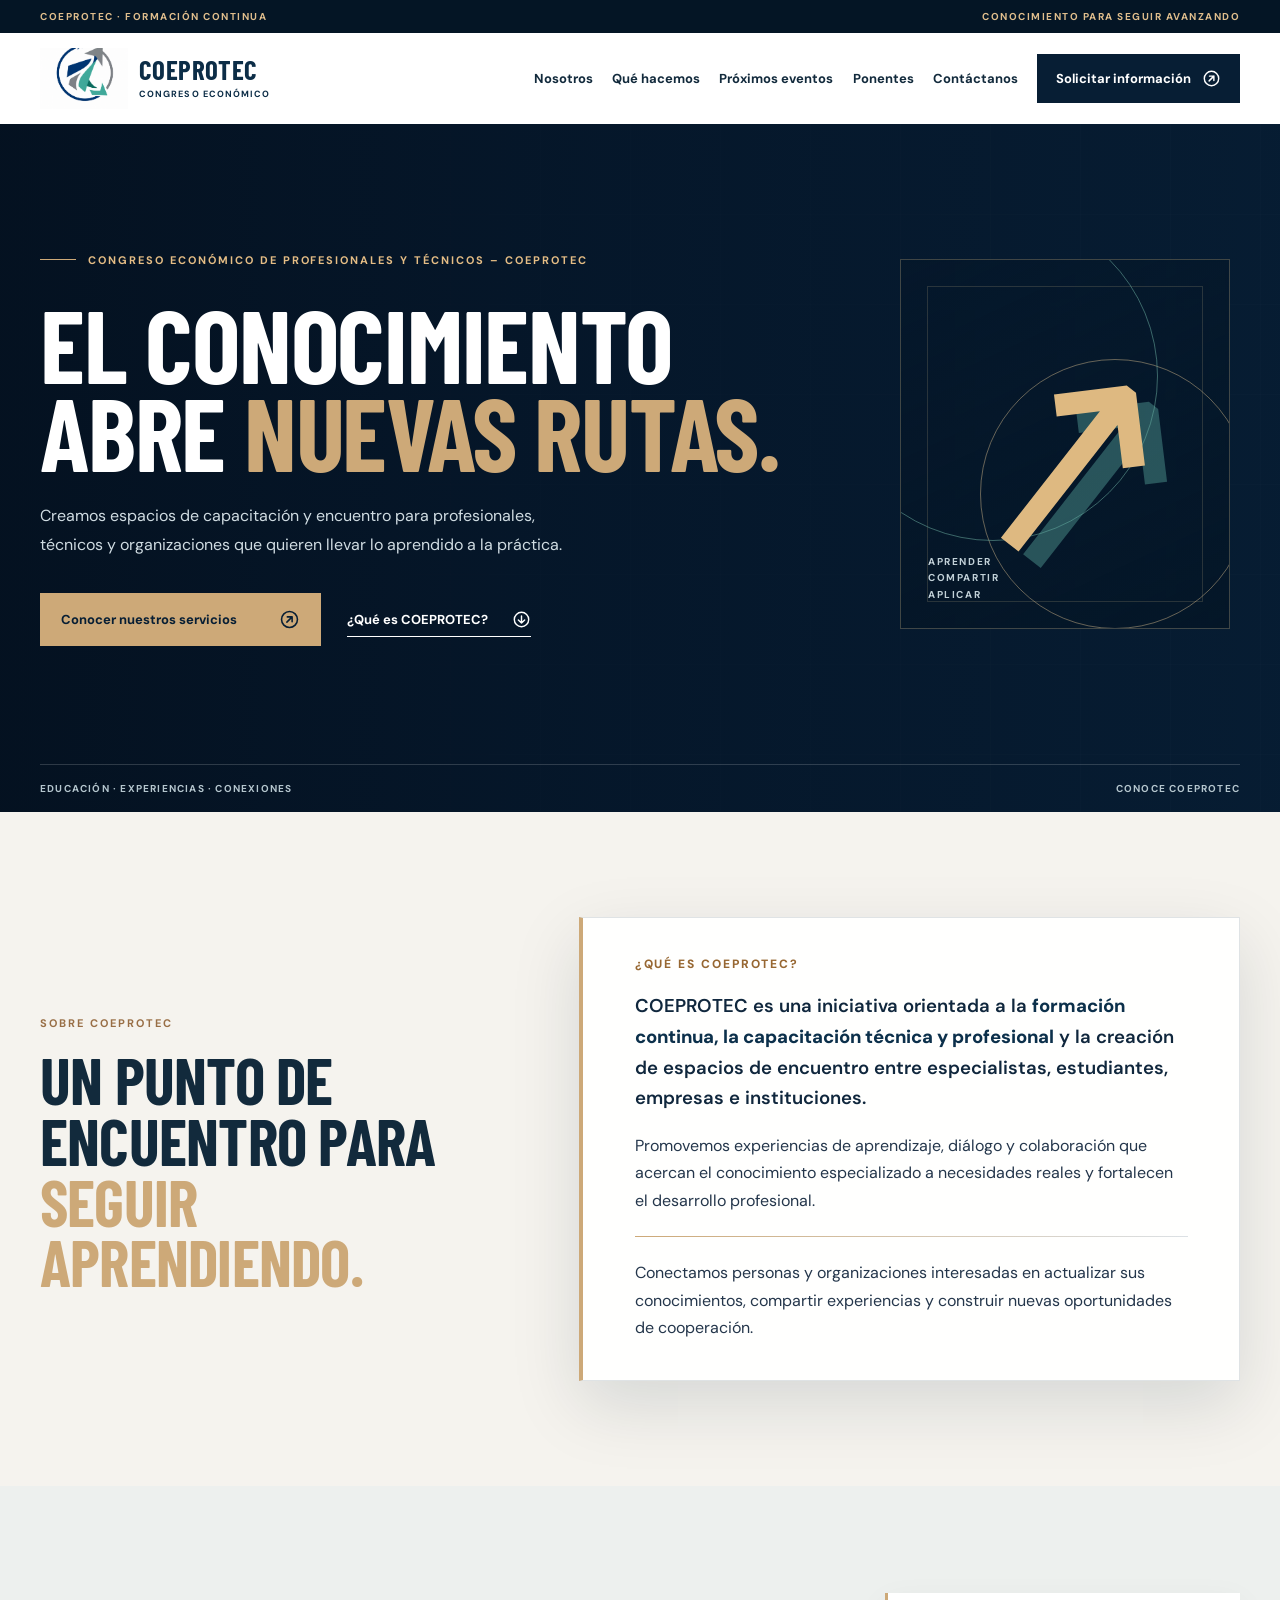
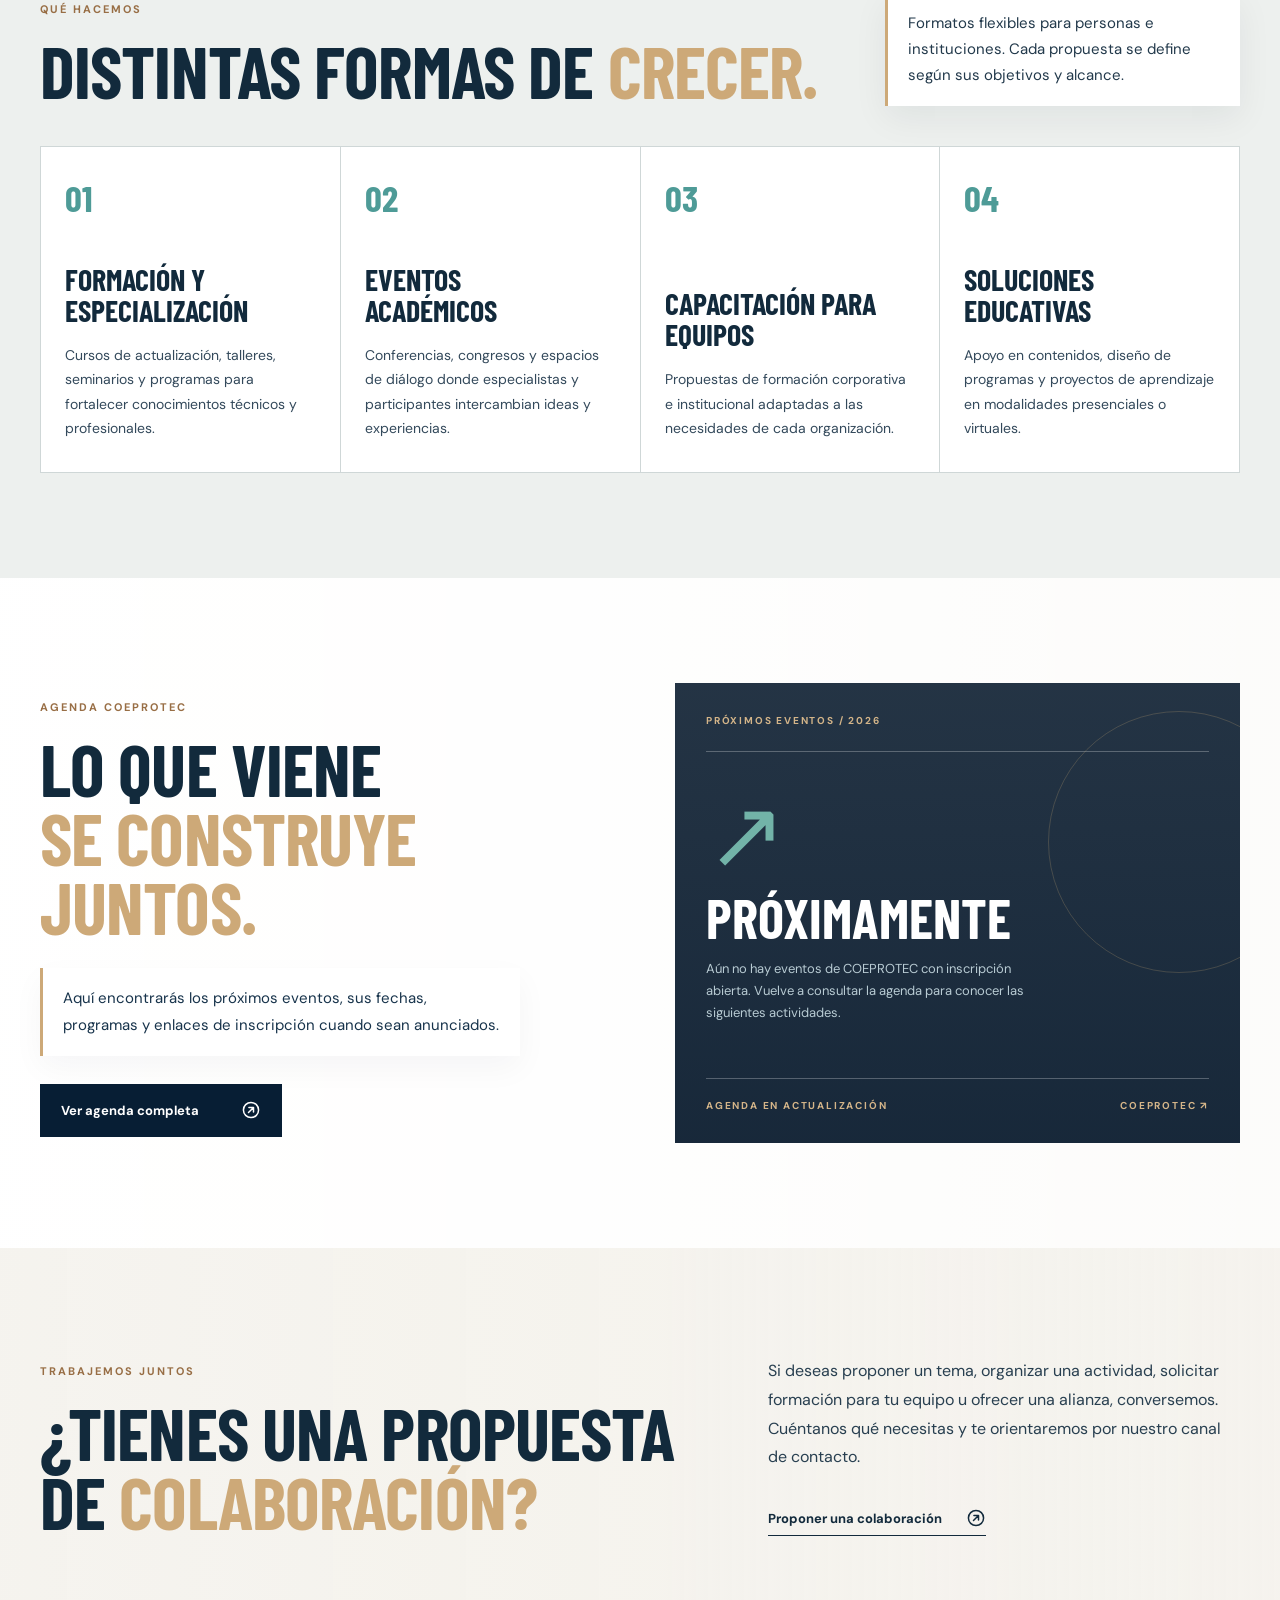
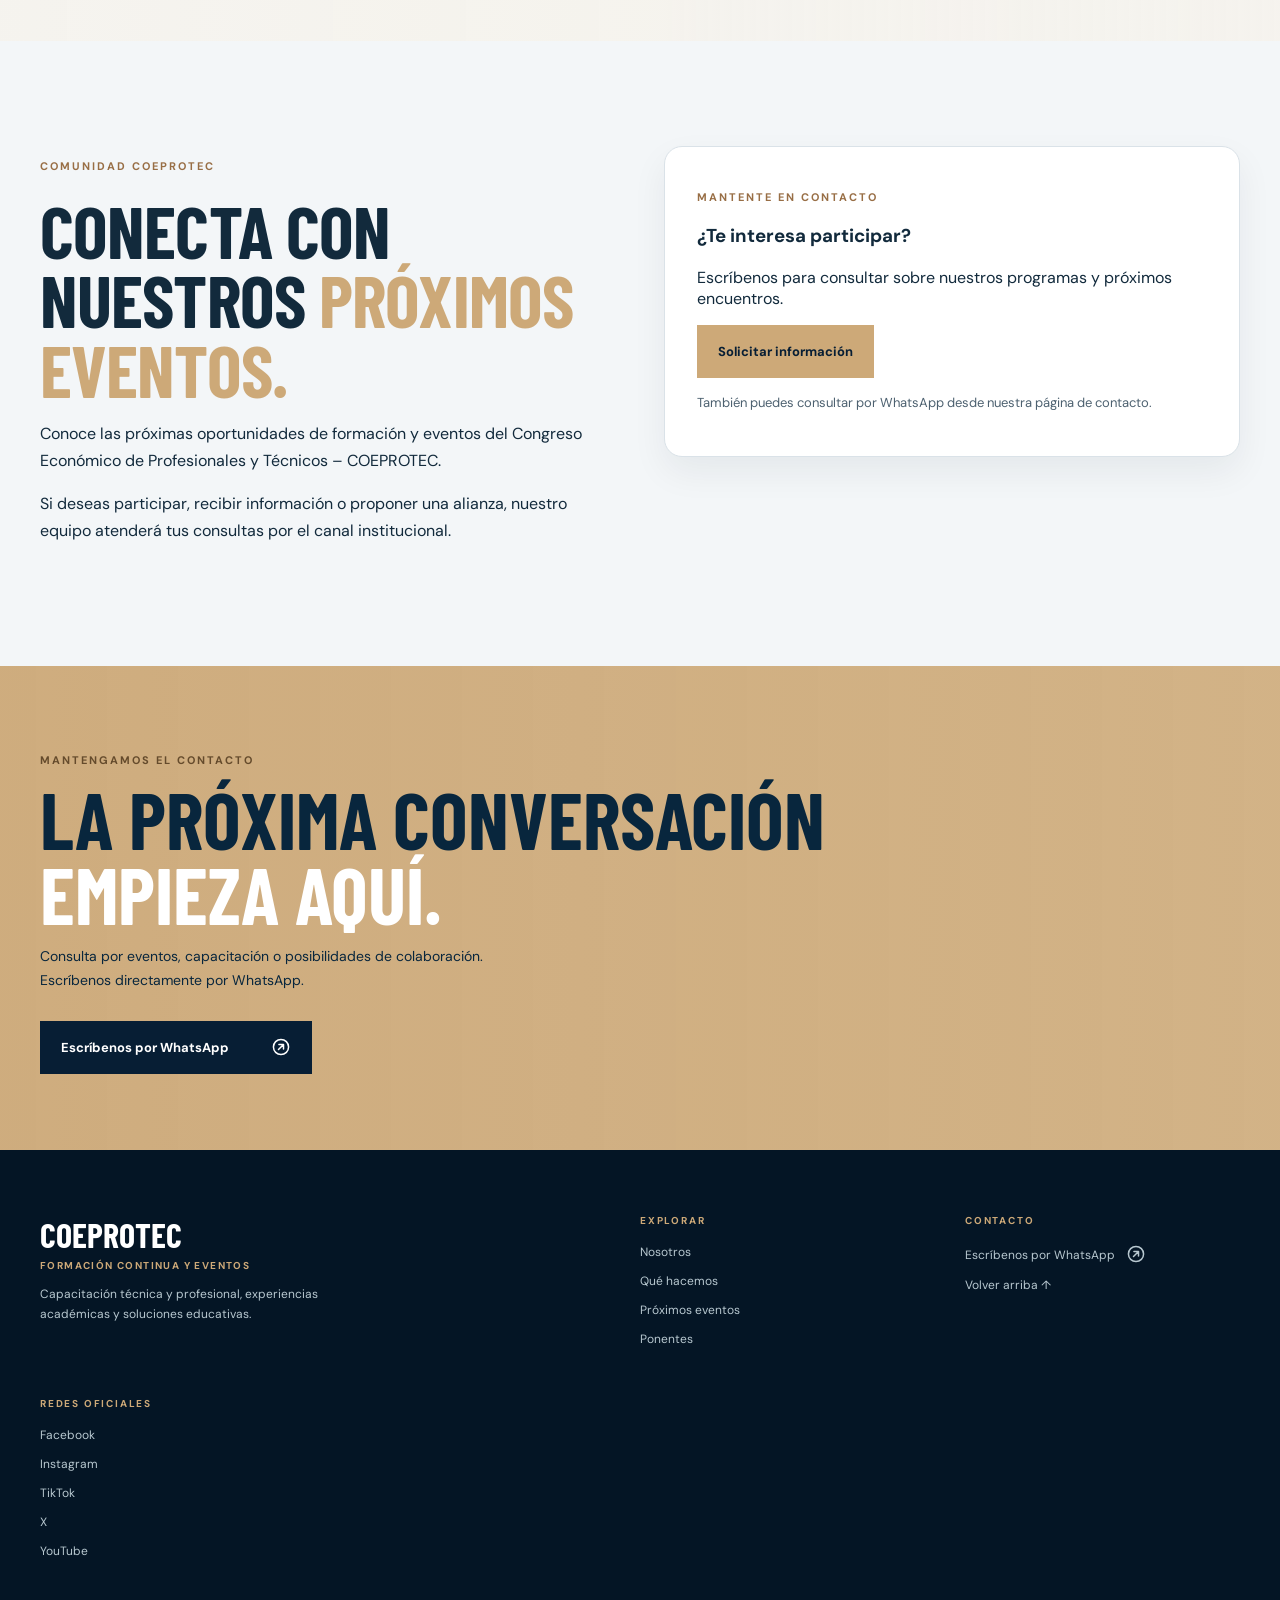
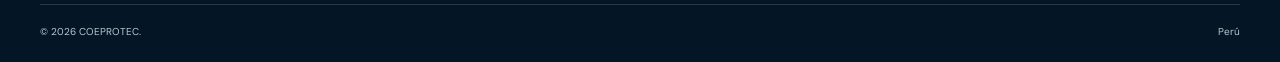
<file: index.html>
<!doctype html>
<html lang="es"><head>
<meta charset="utf-8"><meta name="viewport" content="width=device-width,initial-scale=1"><meta name="theme-color" content="#071e34">
<meta name="robots" content="index,follow">
<meta name="description" content="Congreso Económico de Profesionales y Técnicos – COEPROTEC: formación continua, capacitación profesional, eventos académicos y soluciones educativas.">
<meta property="og:type" content="website"><meta property="og:title" content="Congreso Económico de Profesionales y Técnicos – COEPROTEC"><meta property="og:description" content="Explora próximos eventos y conoce las soluciones de capacitación de COEPROTEC.">
<title>Congreso Económico de Profesionales y Técnicos – COEPROTEC | COEPROTEC</title>
<link rel="preconnect" href="https://fonts.googleapis.com"><link rel="preconnect" href="https://fonts.gstatic.com" crossorigin><link href="https://fonts.googleapis.com/css2?family=Barlow+Condensed:wght@500;600;700;800&family=DM+Sans:wght@400;500;600;700&display=swap" rel="stylesheet">
<link rel="stylesheet" href="css/event.css"><script src="js/events-data.js?v=20261019" defer></script><script src="js/event.js?v=20261019" defer></script>
<script src="js/redes-oficiales.js?v=20261027" defer></script><link rel="canonical" href="https://www.coeprotec.com/"><meta property="og:url" content="https://www.coeprotec.com/"></head><body>
<a class="skip-link" href="#contenido">Saltar al contenido</a>
<div class="announcement"><div class="container"><span>COEPROTEC · FORMACIÓN CONTINUA</span><span>CONOCIMIENTO PARA SEGUIR AVANZANDO</span></div></div>
<header class="site-header" id="inicio"><div class="container nav-shell"><a class="brand" href="index.html" aria-label="COEPROTEC, ir al inicio"><span class="brand-symbol" aria-hidden="true"><img src="img/coeprotec-logo-enhanced.png" alt="" width="150" height="67"></span><span>COEPROTEC<small>CONGRESO ECONÓMICO</small></span></a><button class="menu-button" id="menu-button" type="button" onclick="toggleMenu()" aria-expanded="false" aria-controls="main-nav" aria-label="Abrir menú"><span></span><span></span><span></span></button><nav class="main-nav" id="main-nav" aria-label="Navegación principal"><a href="#nosotros">Nosotros</a><a href="#soluciones">Qué hacemos</a><a href="inscripciones.html">Próximos eventos</a><a href="ponentes.html">Ponentes</a><a href="contacto.html">Contáctanos</a><a class="nav-cta" href="https://wa.me/51971947284?text=Hola%2C%20quiero%20informaci%C3%B3n%20sobre%20COEPROTEC" target="_blank" rel="noopener noreferrer">Solicitar información <svg class="link-icon" viewBox="0 0 24 24" width="20" height="20" fill="none" stroke="currentColor" stroke-width="1.8" stroke-linecap="round" stroke-linejoin="round" aria-hidden="true" focusable="false"><circle cx="12" cy="12" r="9.1"/><path d="M9 15 15 9M9.5 9H15v5.5"/></svg></a></nav></div></header>
<main id="contenido">
<section class="hero"><div class="hero-grid" aria-hidden="true"></div><div class="container hero-inner"><div class="hero-copy"><p class="eyebrow"><span class="eyebrow-line"></span> CONGRESO ECONÓMICO DE PROFESIONALES Y TÉCNICOS – COEPROTEC</p><h1>El conocimiento<br>abre <em>nuevas rutas.</em></h1><p class="hero-intro">Creamos espacios de capacitación y encuentro para profesionales, técnicos y organizaciones que quieren llevar lo aprendido a la práctica.</p><div class="hero-actions"><a class="button button-gold" href="#soluciones">Conocer nuestros servicios <svg class="link-icon" viewBox="0 0 24 24" width="20" height="20" fill="none" stroke="currentColor" stroke-width="1.8" stroke-linecap="round" stroke-linejoin="round" aria-hidden="true" focusable="false"><circle cx="12" cy="12" r="9.1"/><path d="M9 15 15 9M9.5 9H15v5.5"/></svg></a><a class="text-link light" href="#nosotros">¿Qué es COEPROTEC? <svg class="link-icon link-icon-down" viewBox="0 0 24 24" width="20" height="20" fill="none" stroke="currentColor" stroke-width="1.8" stroke-linecap="round" stroke-linejoin="round" aria-hidden="true" focusable="false"><circle cx="12" cy="12" r="9.1"/><path d="M12 7.5v9m-4-4 4 4 4-4"/></svg></a></div></div><div class="hero-art" aria-hidden="true"><div class="orbit orbit-one"></div><div class="orbit orbit-two"></div><div class="art-arrow" aria-hidden="true">↗</div><span>APRENDER<br>COMPARTIR<br>APLICAR</span></div></div><div class="hero-bottom container"><span>EDUCACIÓN · EXPERIENCIAS · CONEXIONES</span><span>CONOCE COEPROTEC</span></div></section>
<section class="section intro-section" id="nosotros"><div class="container intro-grid"><div><p class="section-index">SOBRE COEPROTEC</p><h2 class="section-title">Un punto de encuentro para <em>seguir aprendiendo.</em></h2></div><div class="intro-text reading-card"><span class="reading-card-label">¿QUÉ ES COEPROTEC?</span><p class="reading-lead">COEPROTEC es una iniciativa orientada a la <strong>formación continua, la capacitación técnica y profesional</strong> y la creación de espacios de encuentro entre especialistas, estudiantes, empresas e instituciones.</p><p>Promovemos experiencias de aprendizaje, diálogo y colaboración que acercan el conocimiento especializado a necesidades reales y fortalecen el desarrollo profesional.</p><div class="reading-divider"></div><p>Conectamos personas y organizaciones interesadas en actualizar sus conocimientos, compartir experiencias y construir nuevas oportunidades de cooperación.</p></div></div></section>
<section class="section services-section" id="soluciones"><div class="container"><div class="section-head"><div><p class="section-index">QUÉ HACEMOS</p><h2 class="section-title">Distintas formas de <em>crecer.</em></h2></div><p class="section-support">Formatos flexibles para personas e instituciones. Cada propuesta se define según sus objetivos y alcance.</p></div><div class="service-grid"><article class="service-card"><span class="service-mark">01</span><h3>Formación y especialización</h3><p>Cursos de actualización, talleres, seminarios y programas para fortalecer conocimientos técnicos y profesionales.</p></article><article class="service-card"><span class="service-mark">02</span><h3>Eventos académicos</h3><p>Conferencias, congresos y espacios de diálogo donde especialistas y participantes intercambian ideas y experiencias.</p></article><article class="service-card"><span class="service-mark">03</span><h3>Capacitación para equipos</h3><p>Propuestas de formación corporativa e institucional adaptadas a las necesidades de cada organización.</p></article><article class="service-card"><span class="service-mark">04</span><h3>Soluciones educativas</h3><p>Apoyo en contenidos, diseño de programas y proyectos de aprendizaje en modalidades presenciales o virtuales.</p></article></div></div></section>
<section class="section agenda-preview" id="agenda"><div class="container agenda-grid"><div><p class="section-index">AGENDA COEPROTEC</p><h2 class="section-title">Lo que viene<br><em>se construye juntos.</em></h2><p class="agenda-intro reading-summary">Aquí encontrarás los próximos eventos, sus fechas, programas y enlaces de inscripción cuando sean anunciados.</p><a class="button button-dark" href="inscripciones.html">Ver agenda completa <svg class="link-icon" viewBox="0 0 24 24" width="20" height="20" fill="none" stroke="currentColor" stroke-width="1.8" stroke-linecap="round" stroke-linejoin="round" aria-hidden="true" focusable="false"><circle cx="12" cy="12" r="9.1"/><path d="M9 15 15 9M9.5 9H15v5.5"/></svg></a></div><div class="agenda-panel"><span class="agenda-panel-label">PRÓXIMOS EVENTOS / 2026</span><div class="agenda-line"></div><div class="agenda-empty" id="agenda-home-content"><span class="agenda-empty-icon" aria-hidden="true">↗</span><h3>Próximamente</h3><p>Aún no hay eventos de COEPROTEC con inscripción abierta. Vuelve a consultar la agenda para conocer las siguientes actividades.</p></div><div class="agenda-panel-foot"><span>AGENDA EN ACTUALIZACIÓN</span><span>COEPROTEC ↗</span></div></div></div></section>
<section class="section collaboration-section"><div class="container collaboration-grid"><div><p class="section-index">TRABAJEMOS JUNTOS</p><h2 class="section-title">¿Tienes una propuesta de <em>colaboración?</em></h2></div><div><p>Si deseas proponer un tema, organizar una actividad, solicitar formación para tu equipo u ofrecer una alianza, conversemos. Cuéntanos qué necesitas y te orientaremos por nuestro canal de contacto.</p><a class="text-link" href="https://wa.me/51971947284?text=Hola%2C%20quiero%20proponer%20una%20colaboraci%C3%B3n%20con%20COEPROTEC" target="_blank" rel="noopener noreferrer">Proponer una colaboración <svg class="link-icon" viewBox="0 0 24 24" width="20" height="20" fill="none" stroke="currentColor" stroke-width="1.8" stroke-linecap="round" stroke-linejoin="round" aria-hidden="true" focusable="false"><circle cx="12" cy="12" r="9.1"/><path d="M9 15 15 9M9.5 9H15v5.5"/></svg></a></div></div></section>
<section class="section prereg-section" id="prerregistro" aria-labelledby="prerregistro-titulo"><div class="container prereg-grid"><div class="prereg-copy"><p class="section-index">COMUNIDAD COEPROTEC</p><h2 class="section-title" id="prerregistro-titulo">Conecta con nuestros <em>próximos eventos.</em></h2><p>Conoce las próximas oportunidades de formación y eventos del Congreso Económico de Profesionales y Técnicos – COEPROTEC.</p><p>Si deseas participar, recibir información o proponer una alianza, nuestro equipo atenderá tus consultas por el canal institucional.</p></div><div class="prereg-card"><p class="section-index">MANTENTE EN CONTACTO</p><h3>¿Te interesa participar?</h3><p>Escríbenos para consultar sobre nuestros programas y próximos encuentros.</p><a class="button button-gold" href="contacto.html">Solicitar información</a><p class="prereg-status">También puedes consultar por WhatsApp desde nuestra página de contacto.</p></div></div></section>
<section class="closing-section" id="contacto"><div class="container closing-grid"><div><p class="section-index">MANTENGAMOS EL CONTACTO</p><h2>La próxima conversación<br><em>empieza aquí.</em></h2><p>Consulta por eventos, capacitación o posibilidades de colaboración. Escríbenos directamente por WhatsApp.</p><a class="button button-dark" href="https://wa.me/51971947284?text=Hola%2C%20quisiera%20informaci%C3%B3n%20sobre%20COEPROTEC" target="_blank" rel="noopener noreferrer">Escríbenos por WhatsApp <svg class="link-icon" viewBox="0 0 24 24" width="20" height="20" fill="none" stroke="currentColor" stroke-width="1.8" stroke-linecap="round" stroke-linejoin="round" aria-hidden="true" focusable="false"><circle cx="12" cy="12" r="9.1"/><path d="M9 15 15 9M9.5 9H15v5.5"/></svg></a></div></div></section>
</main><footer class="footer"><div class="container footer-grid"><div><span class="footer-brand">COEPROTEC<small>FORMACIÓN CONTINUA Y EVENTOS</small></span><p>Capacitación técnica y profesional, experiencias académicas y soluciones educativas.</p></div><div><span>EXPLORAR</span><a href="#nosotros">Nosotros</a><a href="#soluciones">Qué hacemos</a><a href="inscripciones.html">Próximos eventos</a><a href="ponentes.html">Ponentes</a></div><div><span>CONTACTO</span><a href="https://wa.me/51971947284" target="_blank" rel="noopener noreferrer">Escríbenos por WhatsApp <svg class="link-icon" viewBox="0 0 24 24" width="20" height="20" fill="none" stroke="currentColor" stroke-width="1.8" stroke-linecap="round" stroke-linejoin="round" aria-hidden="true" focusable="false"><circle cx="12" cy="12" r="9.1"/><path d="M9 15 15 9M9.5 9H15v5.5"/></svg></a><a href="#inicio">Volver arriba ↑</a></div></div><div class="container footer-bottom"><span>© 2026 COEPROTEC.</span><span>Perú</span></div></footer>

</body></html>
</file>
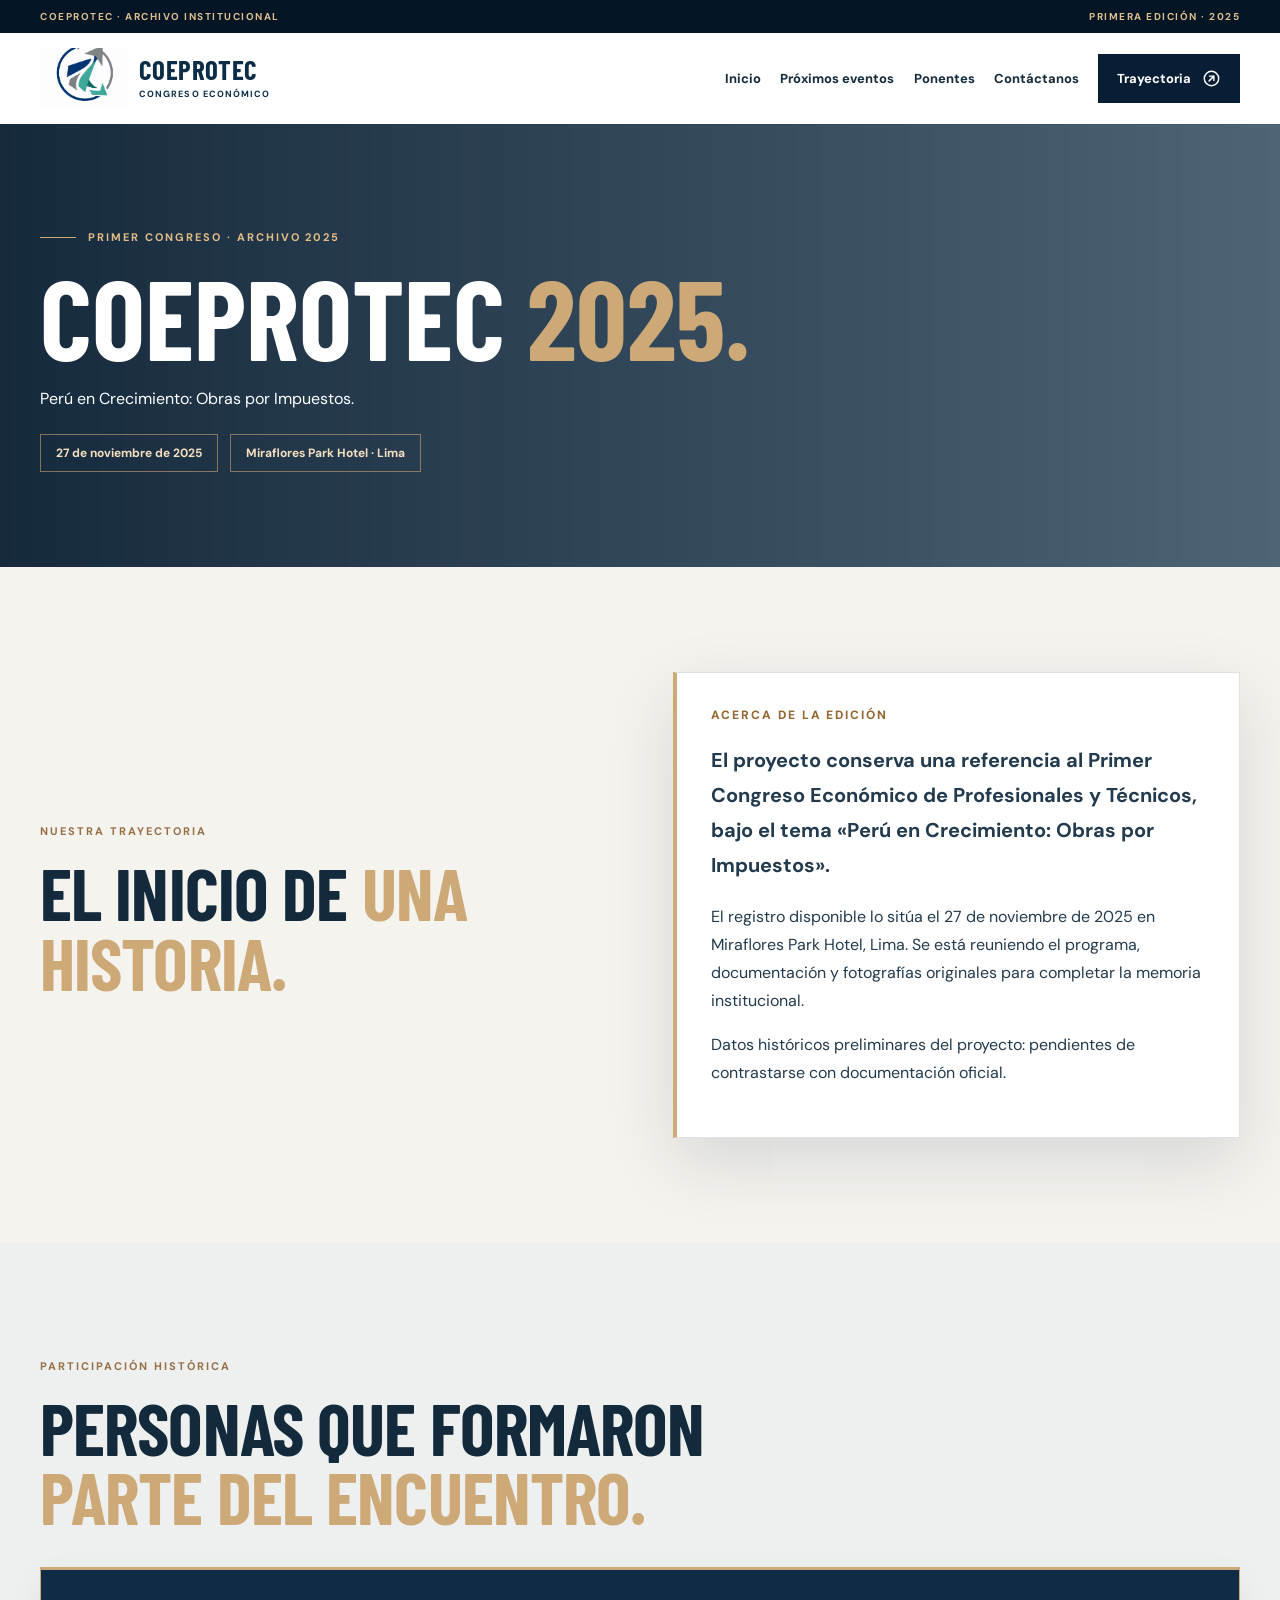
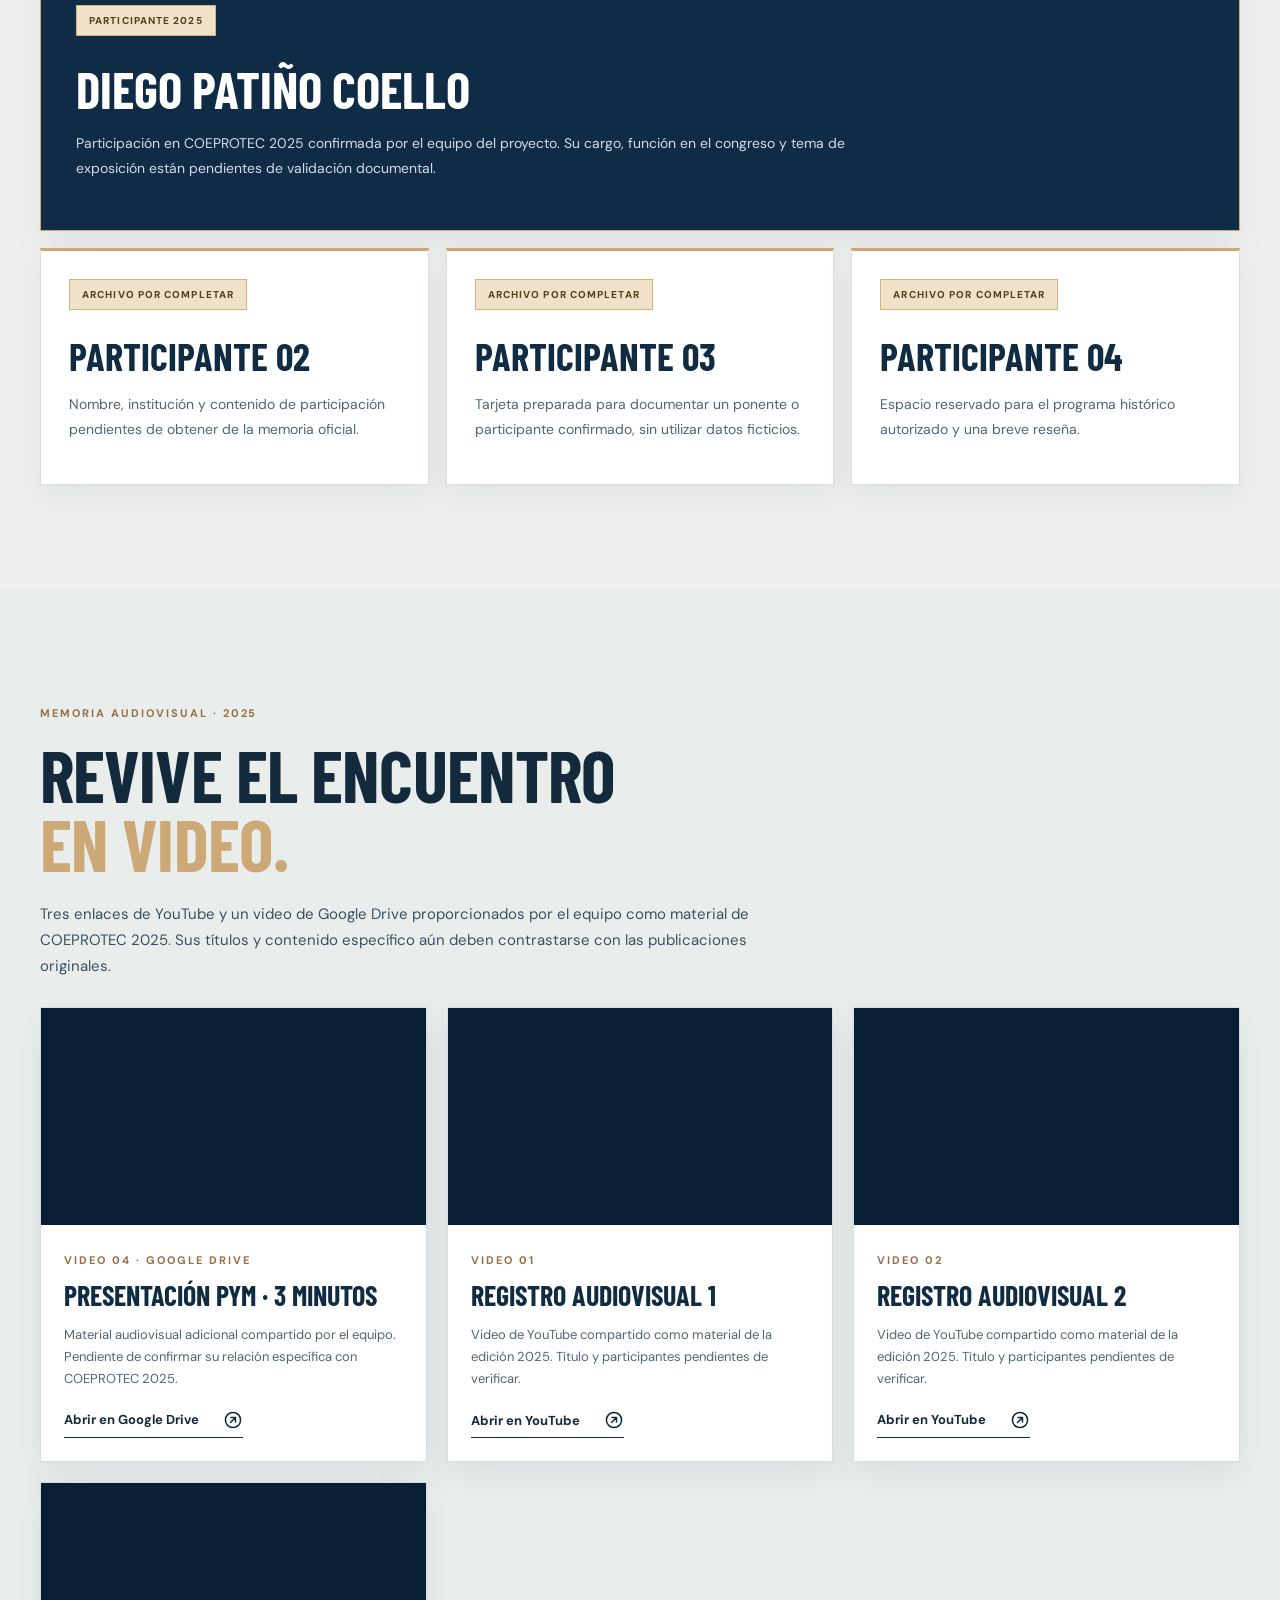
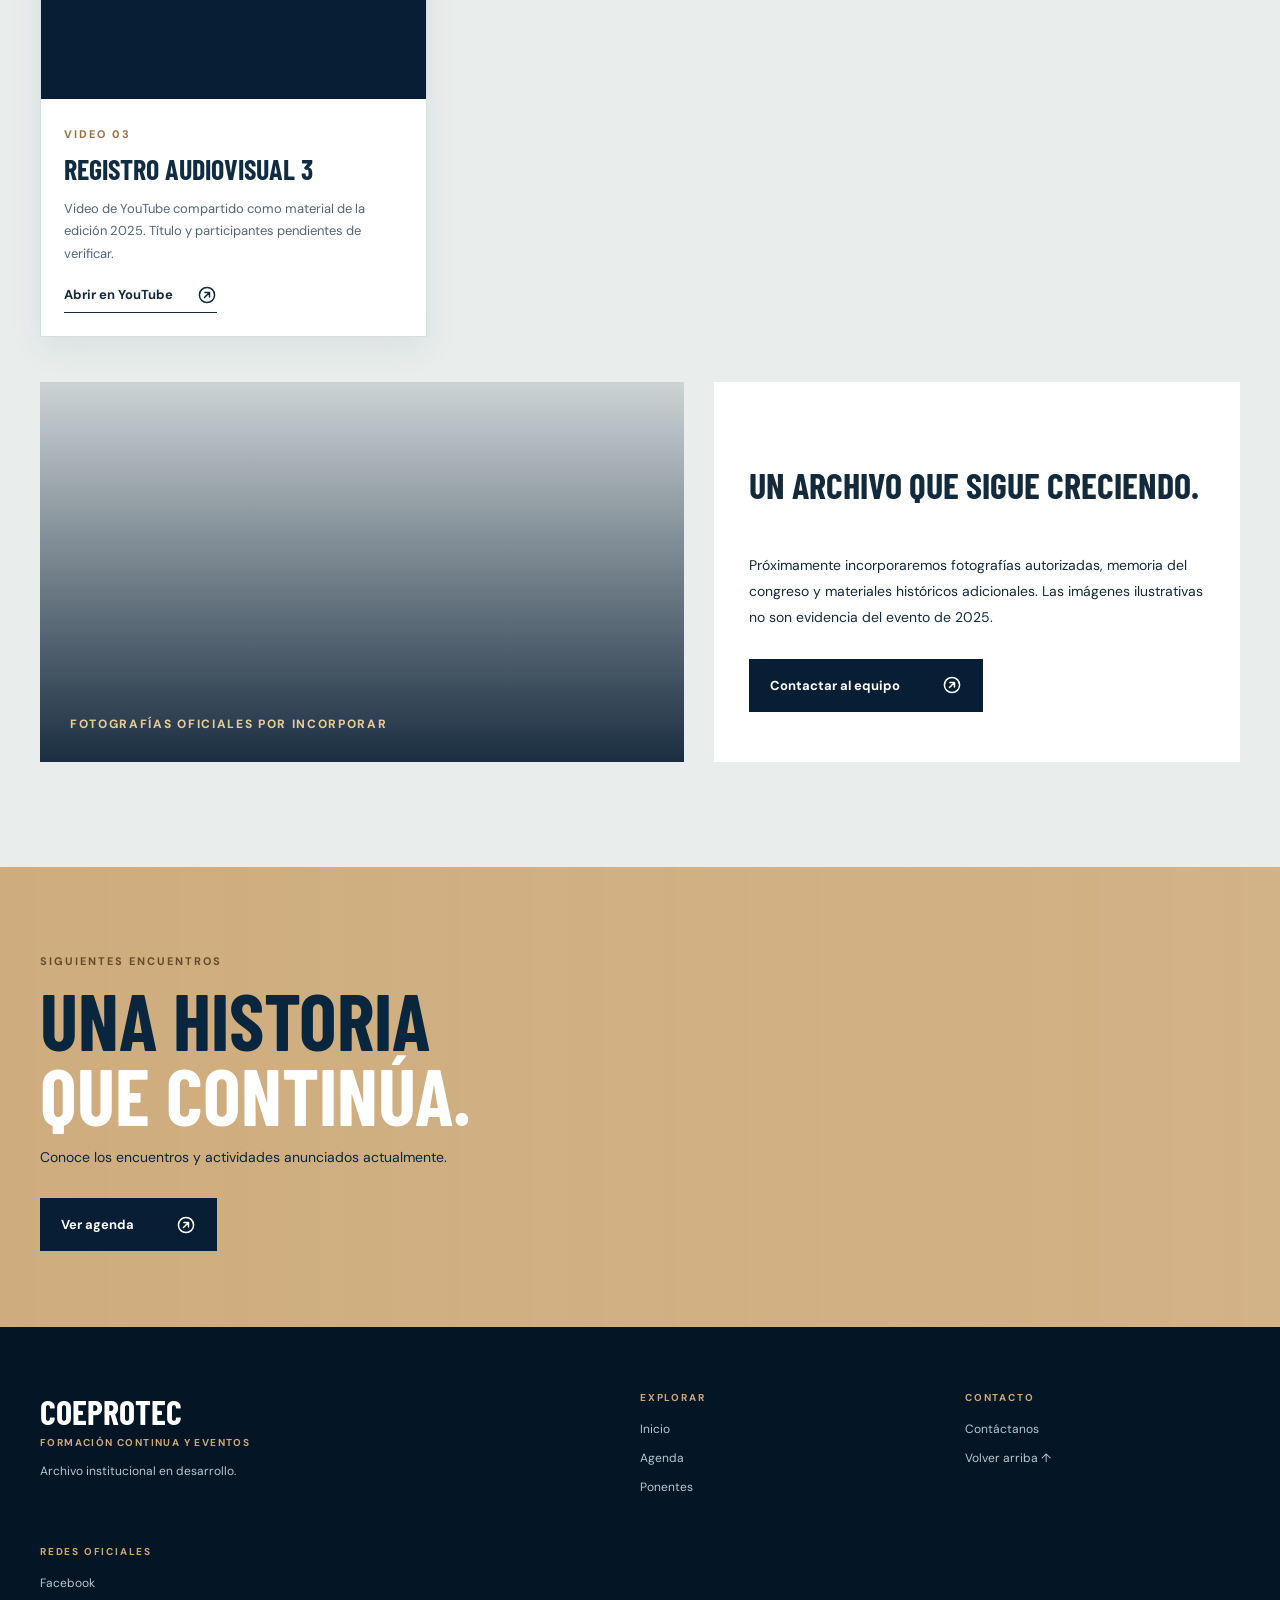
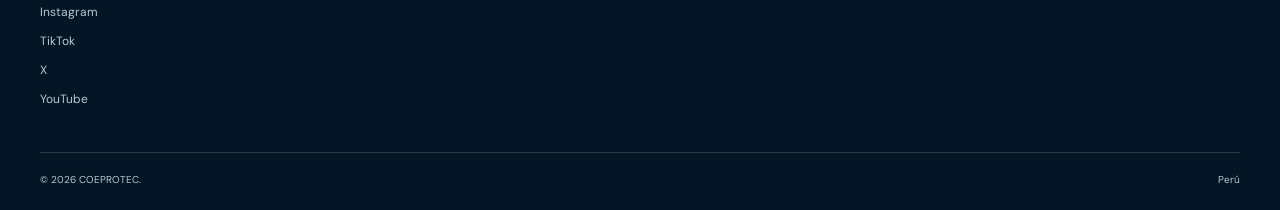
<file: coeprotec-2025.html>
<!doctype html><html lang="es"><head><meta charset="utf-8"><meta name="viewport" content="width=device-width,initial-scale=1"><meta name="robots" content="index,follow"><meta name="theme-color" content="#071e34"><title>COEPROTEC 2025 | Primera edición | COEPROTEC</title><meta name="description" content="Archivo histórico de la primera edición COEPROTEC 2025: Perú en Crecimiento, Obras por Impuestos."><link rel="preconnect" href="https://fonts.googleapis.com"><link rel="preconnect" href="https://fonts.gstatic.com" crossorigin><link href="https://fonts.googleapis.com/css2?family=Barlow+Condensed:wght@500;600;700;800&family=DM+Sans:wght@400;500;600;700&display=swap" rel="stylesheet"><link rel="stylesheet" href="css/event.css"><script src="js/event.js" defer></script><script src="js/redes-oficiales.js?v=20261027" defer></script><link rel="canonical" href="https://www.coeprotec.com/coeprotec-2025.html"><meta property="og:url" content="https://www.coeprotec.com/coeprotec-2025.html"></head><body>
<a class="skip-link" href="#contenido">Saltar al contenido</a><div class="announcement"><div class="container"><span>COEPROTEC · ARCHIVO INSTITUCIONAL</span><span>PRIMERA EDICIÓN · 2025</span></div></div>
<header class="site-header" id="inicio"><div class="container nav-shell"><a class="brand" href="index.html"><span class="brand-symbol" aria-hidden="true"><img src="img/coeprotec-logo-enhanced.png" alt="" width="150" height="67"></span><span>COEPROTEC<small>CONGRESO ECONÓMICO</small></span></a><button class="menu-button" id="menu-button" type="button" onclick="toggleMenu()" aria-expanded="false" aria-controls="main-nav" aria-label="Abrir menú"><span></span><span></span><span></span></button><nav class="main-nav" id="main-nav" aria-label="Navegación principal"><a href="index.html">Inicio</a><a href="inscripciones.html">Próximos eventos</a><a href="ponentes.html">Ponentes</a><a href="contacto.html">Contáctanos</a><a class="nav-cta" href="inscripciones.html#trayectoria">Trayectoria <svg class="link-icon" viewBox="0 0 24 24" width="20" height="20" fill="none" stroke="currentColor" stroke-width="1.8" stroke-linecap="round" stroke-linejoin="round" aria-hidden="true" focusable="false"><circle cx="12" cy="12" r="9.1"/><path d="M9 15 15 9M9.5 9H15v5.5"/></svg></a></nav></div></header>
<main id="contenido"><section class="speakers-hero historic-hero"><div class="container"><p class="eyebrow"><span class="eyebrow-line"></span> PRIMER CONGRESO · ARCHIVO 2025</p><h1>COEPROTEC <em>2025.</em></h1><p>Perú en Crecimiento: Obras por Impuestos.</p><div class="historic-facts"><span>27 de noviembre de 2025</span><span>Miraflores Park Hotel · Lima</span></div></div></section>
<section class="section"><div class="container historic-intro"><div><p class="section-index">NUESTRA TRAYECTORIA</p><h2 class="section-title">El inicio de <em>una historia.</em></h2></div><div class="reading-card"><span class="reading-card-label">ACERCA DE LA EDICIÓN</span><p class="reading-lead">El proyecto conserva una referencia al Primer Congreso Económico de Profesionales y Técnicos, bajo el tema «Perú en Crecimiento: Obras por Impuestos».</p><p>El registro disponible lo sitúa el 27 de noviembre de 2025 en Miraflores Park Hotel, Lima. Se está reuniendo el programa, documentación y fotografías originales para completar la memoria institucional.</p><p class="heritage-note">Datos históricos preliminares del proyecto: pendientes de contrastarse con documentación oficial.</p></div></div></section>
<section class="section services-section"><div class="container"><p class="section-index">PARTICIPACIÓN HISTÓRICA</p><h2 class="section-title">Personas que formaron<br><em>parte del encuentro.</em></h2><div class="historic-speakers"><article class="historic-speaker featured"><span class="event-type">PARTICIPANTE 2025</span><h3>Diego Patiño Coello</h3><p>Participación en COEPROTEC 2025 confirmada por el equipo del proyecto. Su cargo, función en el congreso y tema de exposición están pendientes de validación documental.</p></article><article class="historic-speaker"><span class="event-type">ARCHIVO POR COMPLETAR</span><h3>Participante 02</h3><p>Nombre, institución y contenido de participación pendientes de obtener de la memoria oficial.</p></article><article class="historic-speaker"><span class="event-type">ARCHIVO POR COMPLETAR</span><h3>Participante 03</h3><p>Tarjeta preparada para documentar un ponente o participante confirmado, sin utilizar datos ficticios.</p></article><article class="historic-speaker"><span class="event-type">ARCHIVO POR COMPLETAR</span><h3>Participante 04</h3><p>Espacio reservado para el programa histórico autorizado y una breve reseña.</p></article></div></div></section>
<section class="section historic-media" id="videos"><div class="container"><p class="section-index">MEMORIA AUDIOVISUAL · 2025</p><h2 class="section-title">Revive el encuentro<br><em>en video.</em></h2><p class="archive-video-intro">Tres enlaces de YouTube y un video de Google Drive proporcionados por el equipo como material de COEPROTEC 2025. Sus títulos y contenido específico aún deben contrastarse con las publicaciones originales.</p><div class="archive-video-grid"><article class="archive-video"><div class="archive-video-frame"><iframe src="https://drive.google.com/file/d/1zNHoP3Q7P2MMRhAaS3YNkykcE7WrhYBE/preview" title="Presentación PyM de 3 minutos, video en Google Drive" loading="lazy" referrerpolicy="strict-origin-when-cross-origin" allow="autoplay; fullscreen" allowfullscreen></iframe></div><div class="archive-video-content"><span class="section-index">VIDEO 04 · GOOGLE DRIVE</span><h3>Presentación PyM · 3 minutos</h3><p>Material audiovisual adicional compartido por el equipo. Pendiente de confirmar su relación específica con COEPROTEC 2025.</p><a href="https://drive.google.com/file/d/1zNHoP3Q7P2MMRhAaS3YNkykcE7WrhYBE/view?usp=sharing" target="_blank" rel="noopener noreferrer" class="text-link">Abrir en Google Drive <svg class="link-icon" viewBox="0 0 24 24" width="20" height="20" fill="none" stroke="currentColor" stroke-width="1.8" stroke-linecap="round" stroke-linejoin="round" aria-hidden="true" focusable="false"><circle cx="12" cy="12" r="9.1"/><path d="M9 15 15 9M9.5 9H15v5.5"/></svg></a></div></article><article class="archive-video"><div class="archive-video-frame"><iframe src="https://www.youtube-nocookie.com/embed/GSlIjaFkXwM" title="Video 1 del archivo audiovisual COEPROTEC 2025" loading="lazy" referrerpolicy="strict-origin-when-cross-origin" allow="accelerometer; autoplay; clipboard-write; encrypted-media; gyroscope; picture-in-picture; web-share" allowfullscreen></iframe></div><div class="archive-video-content"><span class="section-index">VIDEO 01</span><h3>Registro audiovisual 1</h3><p>Video de YouTube compartido como material de la edición 2025. Título y participantes pendientes de verificar.</p><a href="https://www.youtube.com/watch?v=GSlIjaFkXwM" target="_blank" rel="noopener noreferrer" class="text-link">Abrir en YouTube <svg class="link-icon" viewBox="0 0 24 24" width="20" height="20" fill="none" stroke="currentColor" stroke-width="1.8" stroke-linecap="round" stroke-linejoin="round" aria-hidden="true" focusable="false"><circle cx="12" cy="12" r="9.1"/><path d="M9 15 15 9M9.5 9H15v5.5"/></svg></a></div></article><article class="archive-video"><div class="archive-video-frame"><iframe src="https://www.youtube-nocookie.com/embed/y91wVuqu7uc" title="Video 2 del archivo audiovisual COEPROTEC 2025" loading="lazy" referrerpolicy="strict-origin-when-cross-origin" allow="accelerometer; autoplay; clipboard-write; encrypted-media; gyroscope; picture-in-picture; web-share" allowfullscreen></iframe></div><div class="archive-video-content"><span class="section-index">VIDEO 02</span><h3>Registro audiovisual 2</h3><p>Video de YouTube compartido como material de la edición 2025. Título y participantes pendientes de verificar.</p><a href="https://www.youtube.com/watch?v=y91wVuqu7uc" target="_blank" rel="noopener noreferrer" class="text-link">Abrir en YouTube <svg class="link-icon" viewBox="0 0 24 24" width="20" height="20" fill="none" stroke="currentColor" stroke-width="1.8" stroke-linecap="round" stroke-linejoin="round" aria-hidden="true" focusable="false"><circle cx="12" cy="12" r="9.1"/><path d="M9 15 15 9M9.5 9H15v5.5"/></svg></a></div></article><article class="archive-video"><div class="archive-video-frame"><iframe src="https://www.youtube-nocookie.com/embed/5ArwoqUiJdM?start=1512" title="Video 3 del archivo audiovisual COEPROTEC 2025" loading="lazy" referrerpolicy="strict-origin-when-cross-origin" allow="accelerometer; autoplay; clipboard-write; encrypted-media; gyroscope; picture-in-picture; web-share" allowfullscreen></iframe></div><div class="archive-video-content"><span class="section-index">VIDEO 03</span><h3>Registro audiovisual 3</h3><p>Video de YouTube compartido como material de la edición 2025. Título y participantes pendientes de verificar.</p><a href="https://www.youtube.com/watch?v=5ArwoqUiJdM&t=1512s" target="_blank" rel="noopener noreferrer" class="text-link">Abrir en YouTube <svg class="link-icon" viewBox="0 0 24 24" width="20" height="20" fill="none" stroke="currentColor" stroke-width="1.8" stroke-linecap="round" stroke-linejoin="round" aria-hidden="true" focusable="false"><circle cx="12" cy="12" r="9.1"/><path d="M9 15 15 9M9.5 9H15v5.5"/></svg></a></div></article></div><div class="historic-media-grid archive-photo-placeholder"><div class="historic-media-cover" role="img" aria-label="Fotografía referencial de un congreso; no corresponde a la edición 2025"><span>FOTOGRAFÍAS OFICIALES POR INCORPORAR</span></div><div class="historic-media-message"><h3>Un archivo que sigue creciendo.</h3><p>Próximamente incorporaremos fotografías autorizadas, memoria del congreso y materiales históricos adicionales. Las imágenes ilustrativas no son evidencia del evento de 2025.</p><a class="button button-dark" href="contacto.html">Contactar al equipo <svg class="link-icon" viewBox="0 0 24 24" width="20" height="20" fill="none" stroke="currentColor" stroke-width="1.8" stroke-linecap="round" stroke-linejoin="round" aria-hidden="true" focusable="false"><circle cx="12" cy="12" r="9.1"/><path d="M9 15 15 9M9.5 9H15v5.5"/></svg></a></div></div></div></section>
<section class="closing-section"><div class="container closing-grid"><div><p class="section-index">SIGUIENTES ENCUENTROS</p><h2>Una historia<br><em>que continúa.</em></h2><p>Conoce los encuentros y actividades anunciados actualmente.</p><a class="button button-dark" href="inscripciones.html">Ver agenda <svg class="link-icon" viewBox="0 0 24 24" width="20" height="20" fill="none" stroke="currentColor" stroke-width="1.8" stroke-linecap="round" stroke-linejoin="round" aria-hidden="true" focusable="false"><circle cx="12" cy="12" r="9.1"/><path d="M9 15 15 9M9.5 9H15v5.5"/></svg></a></div></div></section></main><footer class="footer"><div class="container footer-grid"><div><span class="footer-brand">COEPROTEC<small>FORMACIÓN CONTINUA Y EVENTOS</small></span><p>Archivo institucional en desarrollo.</p></div><div><span>EXPLORAR</span><a href="index.html">Inicio</a><a href="inscripciones.html">Agenda</a><a href="ponentes.html">Ponentes</a></div><div><span>CONTACTO</span><a href="contacto.html">Contáctanos</a><a href="#inicio">Volver arriba ↑</a></div></div><div class="container footer-bottom"><span>© 2026 COEPROTEC.</span><span>Perú</span></div></footer></body></html>
</file>
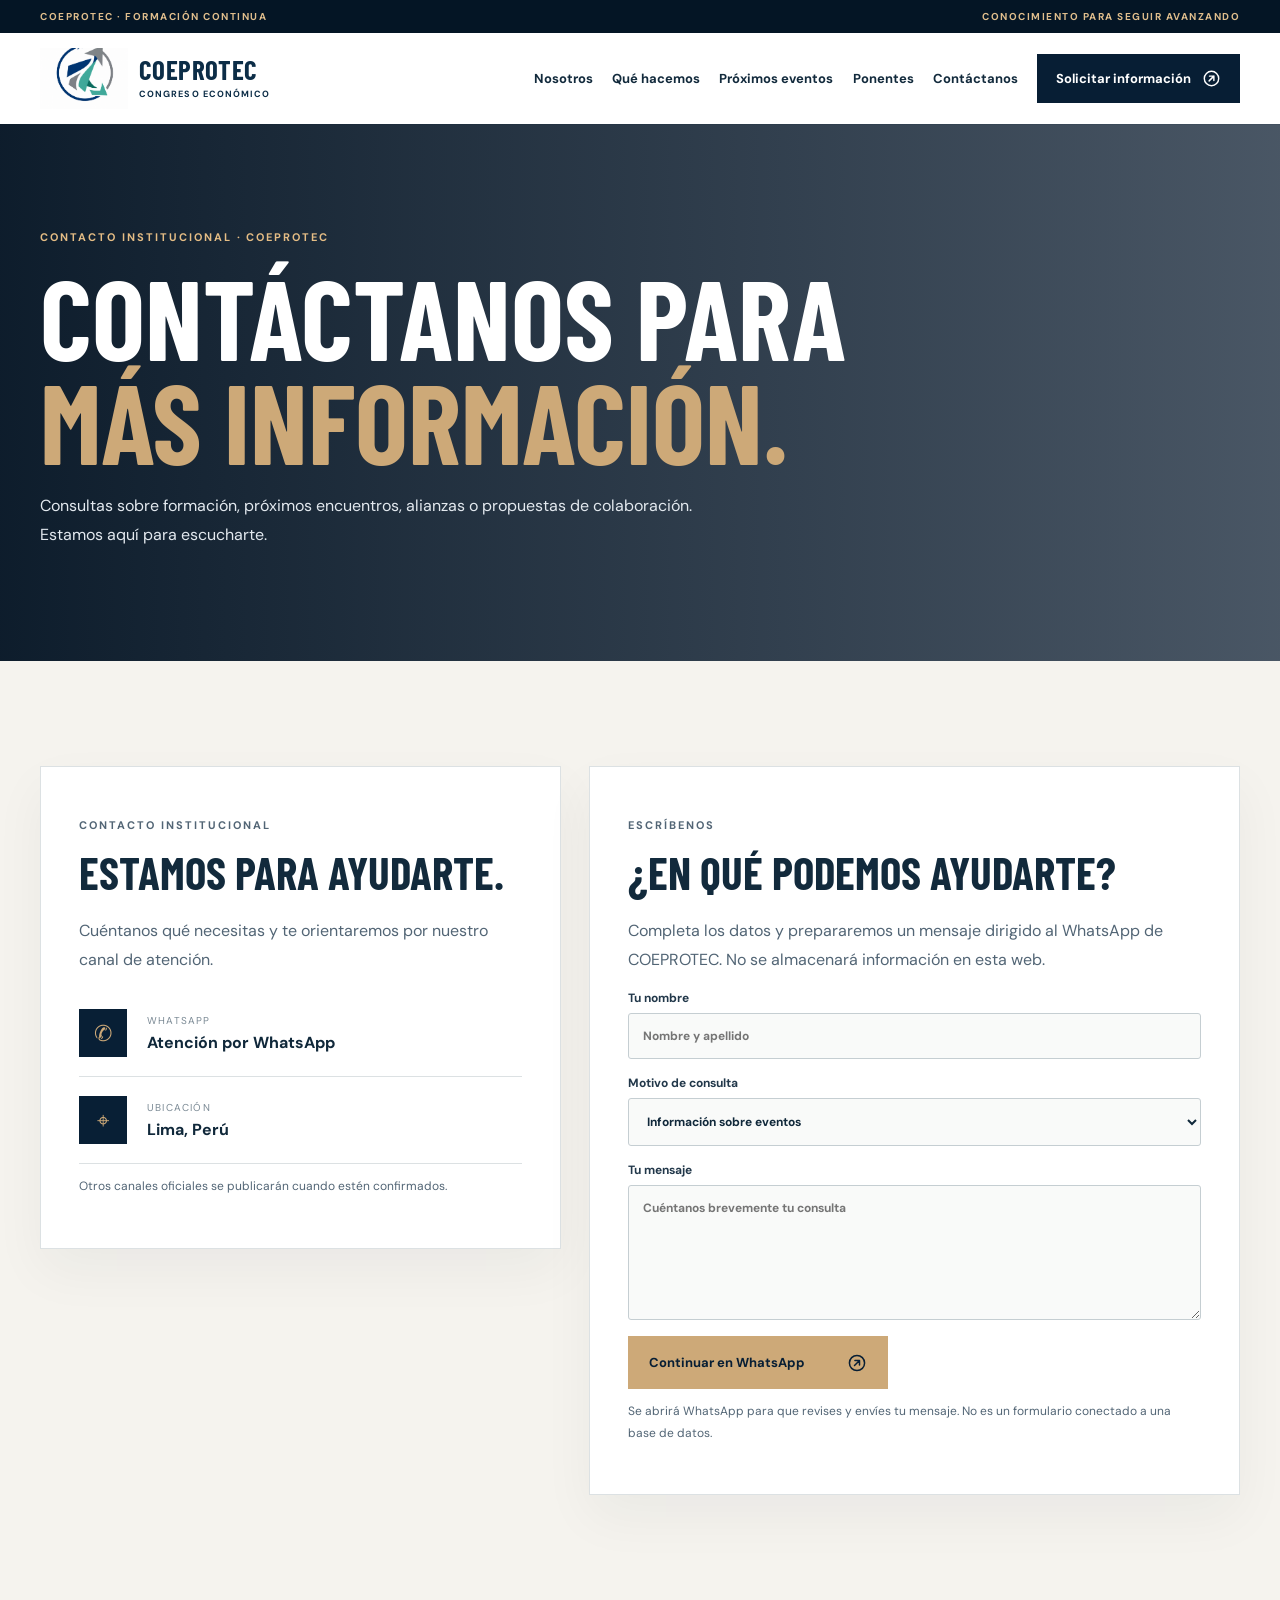
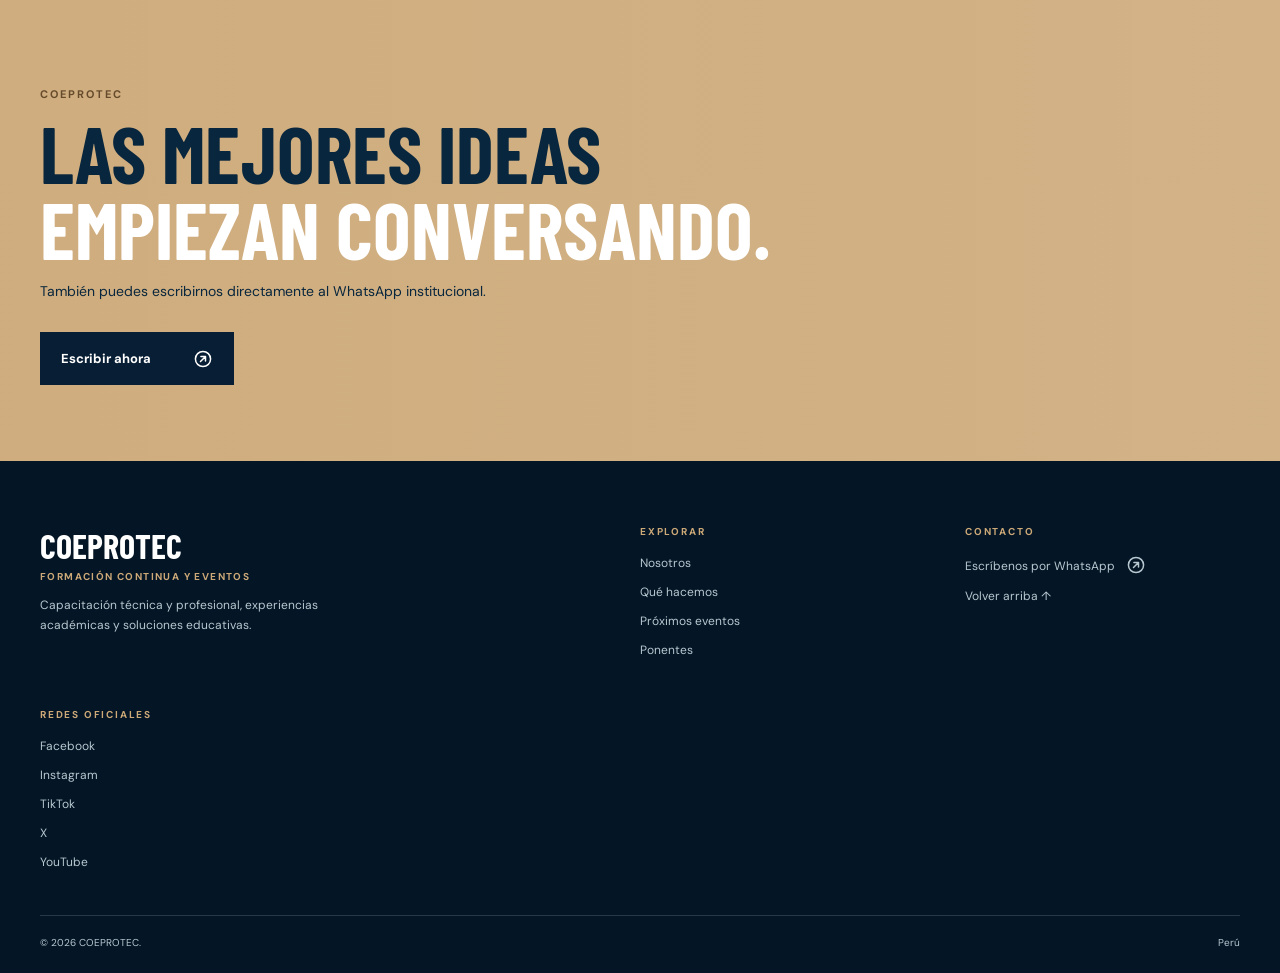
<file: contacto.html>
<!doctype html>
<html lang="es"><head>
<meta charset="utf-8"><meta name="viewport" content="width=device-width,initial-scale=1"><meta name="theme-color" content="#071e34">
<meta name="robots" content="index,follow">
<meta name="description" content="COEPROTEC: formación continua, capacitación técnica y profesional, eventos académicos y soluciones educativas para organizaciones.">
<meta property="og:type" content="website"><meta property="og:title" content="COEPROTEC | Formación y eventos"><meta property="og:description" content="Explora próximos eventos y conoce las soluciones de capacitación de COEPROTEC.">
<title>Contacto | COEPROTEC</title>
<link rel="preconnect" href="https://fonts.googleapis.com"><link rel="preconnect" href="https://fonts.gstatic.com" crossorigin><link href="https://fonts.googleapis.com/css2?family=Barlow+Condensed:wght@500;600;700;800&family=DM+Sans:wght@400;500;600;700&display=swap" rel="stylesheet">
<link rel="stylesheet" href="css/event.css"><script src="js/events-data.js?v=20261019" defer></script><script src="js/event.js?v=20261019" defer></script>
<script src="js/redes-oficiales.js?v=20261027" defer></script><link rel="canonical" href="https://www.coeprotec.com/contacto.html"><meta property="og:url" content="https://www.coeprotec.com/contacto.html"></head><body><a class="skip-link" href="#contenido">Saltar al contenido</a>
<div class="announcement"><div class="container"><span>COEPROTEC · FORMACIÓN CONTINUA</span><span>CONOCIMIENTO PARA SEGUIR AVANZANDO</span></div></div>
<header class="site-header" id="inicio"><div class="container nav-shell"><a class="brand" href="index.html" aria-label="COEPROTEC, ir al inicio"><span class="brand-symbol" aria-hidden="true"><img src="img/coeprotec-logo-enhanced.png" alt="" width="150" height="67"></span><span>COEPROTEC<small>CONGRESO ECONÓMICO</small></span></a><button class="menu-button" id="menu-button" type="button" onclick="toggleMenu()" aria-expanded="false" aria-controls="main-nav" aria-label="Abrir menú"><span></span><span></span><span></span></button><nav class="main-nav" id="main-nav" aria-label="Navegación principal"><a href="index.html#nosotros">Nosotros</a><a href="index.html#soluciones">Qué hacemos</a><a href="inscripciones.html">Próximos eventos</a><a href="ponentes.html">Ponentes</a><a href="contacto.html">Contáctanos</a><a class="nav-cta" href="https://wa.me/51971947284?text=Hola%2C%20quiero%20informaci%C3%B3n%20sobre%20COEPROTEC" target="_blank" rel="noopener noreferrer">Solicitar información <svg class="link-icon" viewBox="0 0 24 24" width="20" height="20" fill="none" stroke="currentColor" stroke-width="1.8" stroke-linecap="round" stroke-linejoin="round" aria-hidden="true" focusable="false"><circle cx="12" cy="12" r="9.1"/><path d="M9 15 15 9M9.5 9H15v5.5"/></svg></a></nav></div></header>
<main id="contenido"><section class="contact-hero"><div class="container"><p class="eyebrow">CONTACTO INSTITUCIONAL · COEPROTEC</p><h1>Contáctanos para<br><em>más información.</em></h1><p>Consultas sobre formación, próximos encuentros, alianzas o propuestas de colaboración. Estamos aquí para escucharte.</p></div></section><section class="section"><div class="container contact-page-grid"><div class="contact-info-panel"><p class="section-index">CONTACTO INSTITUCIONAL</p><h2>Estamos para ayudarte.</h2><p>Cuéntanos qué necesitas y te orientaremos por nuestro canal de atención.</p><div class="contact-method-new"><span aria-hidden="true">✆</span><div><small>WhatsApp</small><strong>Atención por WhatsApp</strong></div></div><div class="contact-method-new"><span aria-hidden="true">⌖</span><div><small>Ubicación</small><strong>Lima, Perú</strong></div></div><p class="contact-note">Otros canales oficiales se publicarán cuando estén confirmados.</p></div><form class="contact-message-panel" id="consultaForm"><p class="section-index">ESCRÍBENOS</p><h2>¿En qué podemos ayudarte?</h2><p>Completa los datos y prepararemos un mensaje dirigido al WhatsApp de COEPROTEC. No se almacenará información en esta web.</p><label>Tu nombre<input id="c-nombre" required maxlength="100" autocomplete="name" placeholder="Nombre y apellido"></label><label>Motivo de consulta<select id="c-asunto"><option>Información sobre eventos</option><option>Capacitación para mi organización</option><option>Propuesta de colaboración</option><option>Participar como ponente</option><option>Otra consulta</option></select></label><label>Tu mensaje<textarea id="c-mensaje" required maxlength="1200" placeholder="Cuéntanos brevemente tu consulta"></textarea></label><button class="button button-gold" type="submit">Continuar en WhatsApp <svg class="link-icon" viewBox="0 0 24 24" width="20" height="20" fill="none" stroke="currentColor" stroke-width="1.8" stroke-linecap="round" stroke-linejoin="round" aria-hidden="true" focusable="false"><circle cx="12" cy="12" r="9.1"/><path d="M9 15 15 9M9.5 9H15v5.5"/></svg></button><p class="contact-note">Se abrirá WhatsApp para que revises y envíes tu mensaje. No es un formulario conectado a una base de datos.</p></form></div></section><section class="closing-section"><div class="container"><p class="section-index">COEPROTEC</p><h2>Las mejores ideas<br><em>empiezan conversando.</em></h2><p>También puedes escribirnos directamente al WhatsApp institucional.</p><a class="button button-dark" target="_blank" rel="noopener noreferrer" href="https://wa.me/51971947284">Escribir ahora <svg class="link-icon" viewBox="0 0 24 24" width="20" height="20" fill="none" stroke="currentColor" stroke-width="1.8" stroke-linecap="round" stroke-linejoin="round" aria-hidden="true" focusable="false"><circle cx="12" cy="12" r="9.1"/><path d="M9 15 15 9M9.5 9H15v5.5"/></svg></a></div></section></main><footer class="footer"><div class="container footer-grid"><div><span class="footer-brand">COEPROTEC<small>FORMACIÓN CONTINUA Y EVENTOS</small></span><p>Capacitación técnica y profesional, experiencias académicas y soluciones educativas.</p></div><div><span>EXPLORAR</span><a href="index.html#nosotros">Nosotros</a><a href="index.html#soluciones">Qué hacemos</a><a href="inscripciones.html">Próximos eventos</a><a href="ponentes.html">Ponentes</a></div><div><span>CONTACTO</span><a href="https://wa.me/51971947284" target="_blank" rel="noopener noreferrer">Escríbenos por WhatsApp <svg class="link-icon" viewBox="0 0 24 24" width="20" height="20" fill="none" stroke="currentColor" stroke-width="1.8" stroke-linecap="round" stroke-linejoin="round" aria-hidden="true" focusable="false"><circle cx="12" cy="12" r="9.1"/><path d="M9 15 15 9M9.5 9H15v5.5"/></svg></a><a href="#inicio">Volver arriba ↑</a></div></div><div class="container footer-bottom"><span>© 2026 COEPROTEC.</span><span>Perú</span></div></footer>
<script>document.getElementById('consultaForm').addEventListener('submit',function(e){e.preventDefault();const nombre=document.getElementById('c-nombre').value.trim(),asunto=document.getElementById('c-asunto').value,mensaje=document.getElementById('c-mensaje').value.trim();if(!nombre||!mensaje)return;const texto='Hola, soy '+nombre+'.\nMotivo: '+asunto+'\nMensaje: '+mensaje;const url='https://wa.me/51971947284?text='+encodeURIComponent(texto);window.open(url,'_blank','noopener,noreferrer');});</script>
</body></html>
</file>
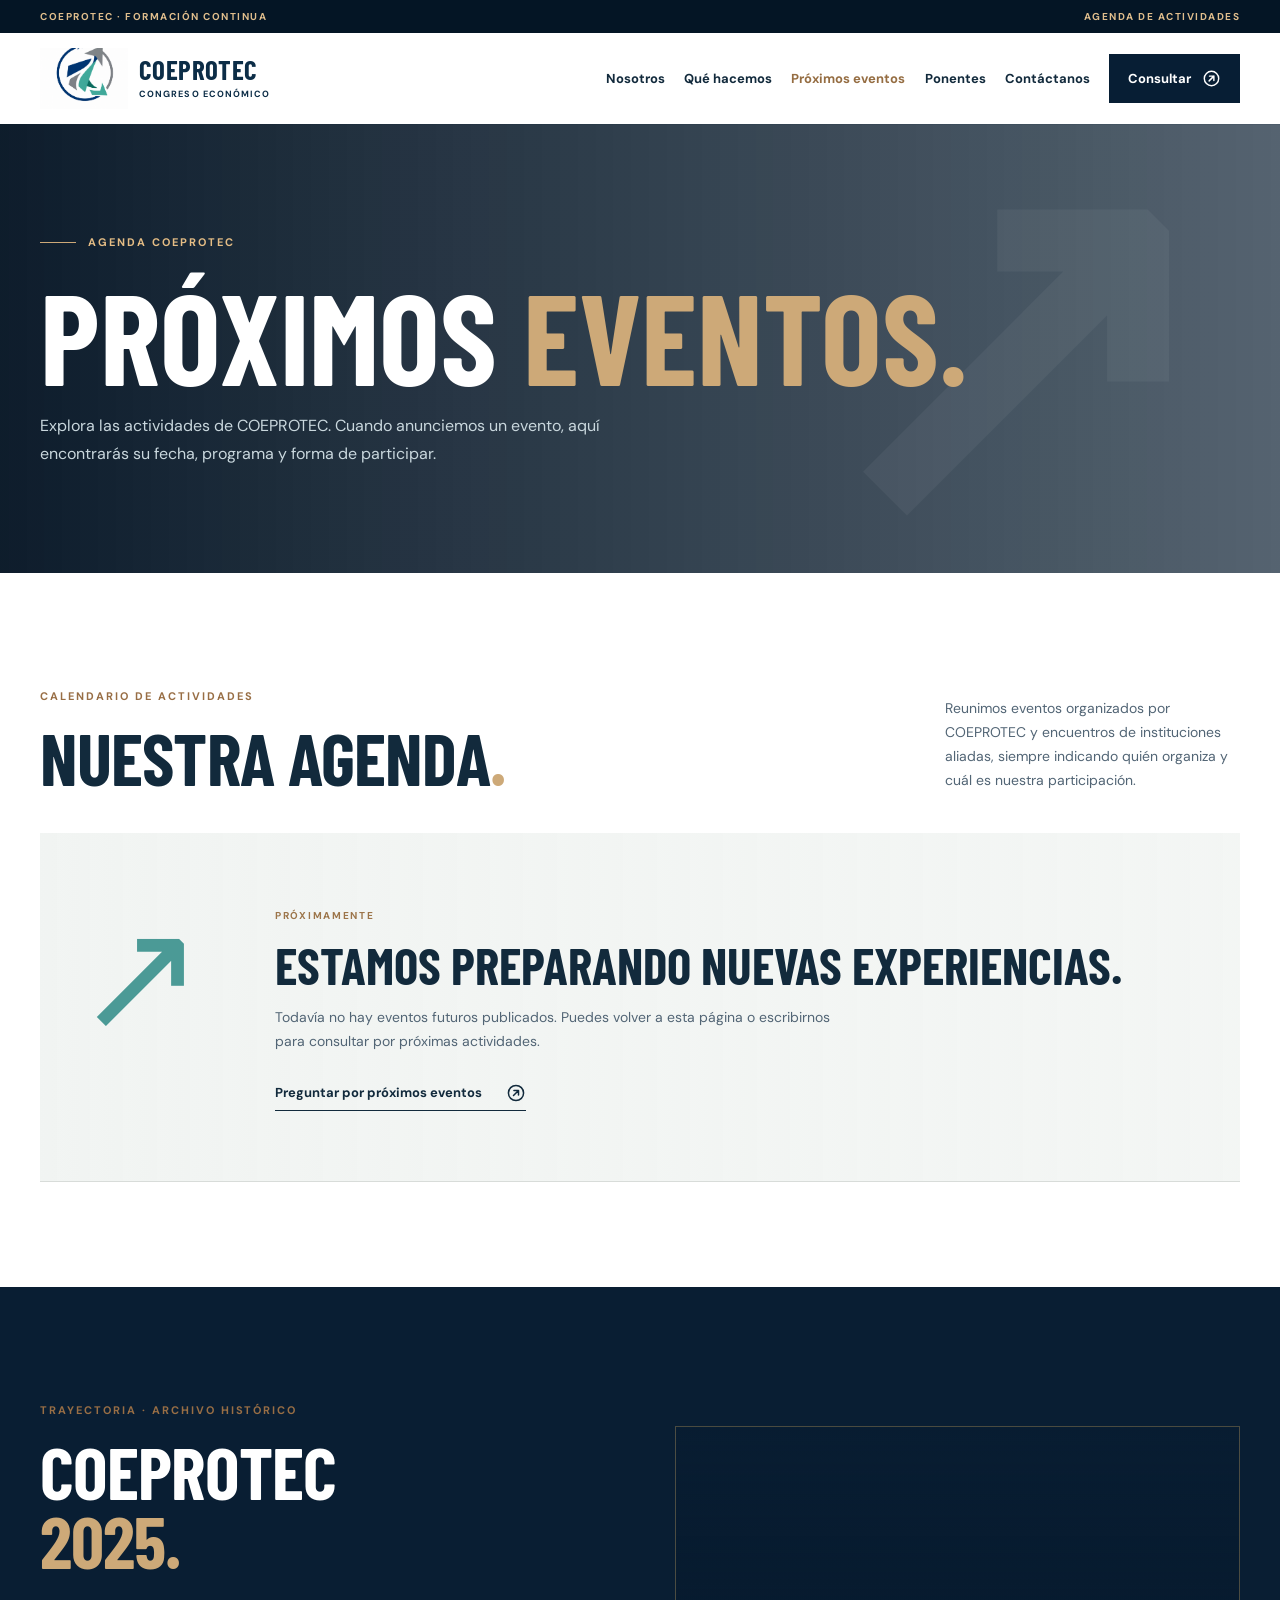
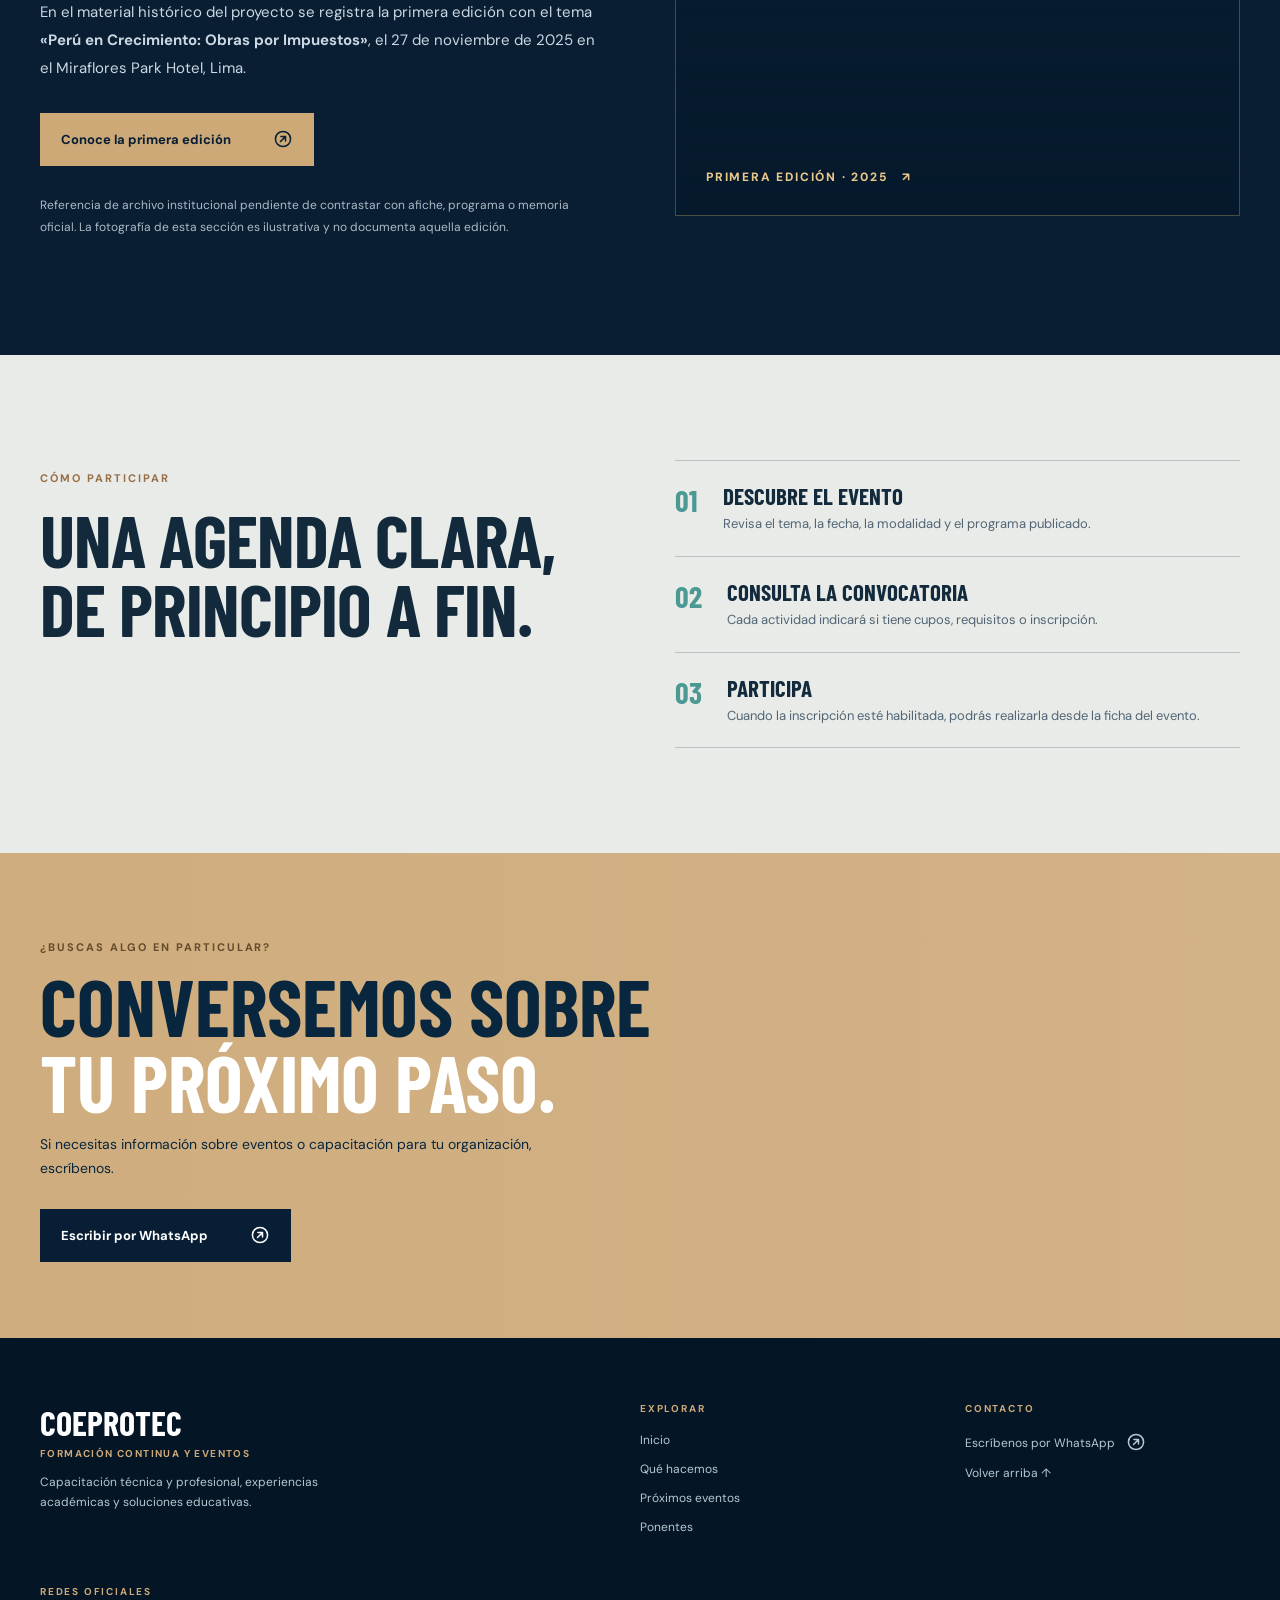
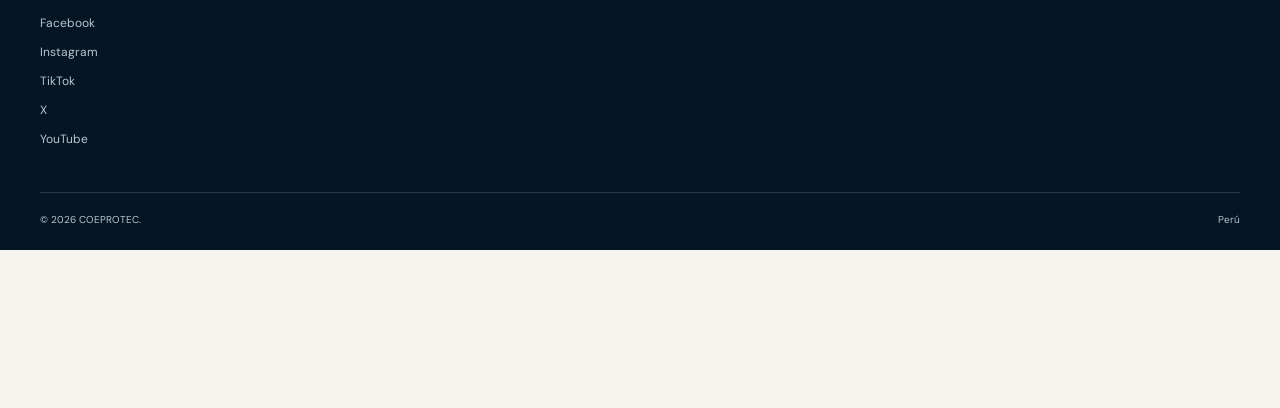
<file: ediciones.html>
<!doctype html>
<html lang="es"><head><meta charset="utf-8"><meta name="viewport" content="width=device-width,initial-scale=1"><meta http-equiv="refresh" content="0; url=inscripciones.html"><meta name="robots" content="noindex"><title>Eventos | COEPROTEC</title></head><body><p>Esta página ahora forma parte de la nueva web de COEPROTEC. <a href="inscripciones.html">Continuar a eventos</a>.</p></body></html>
</file>
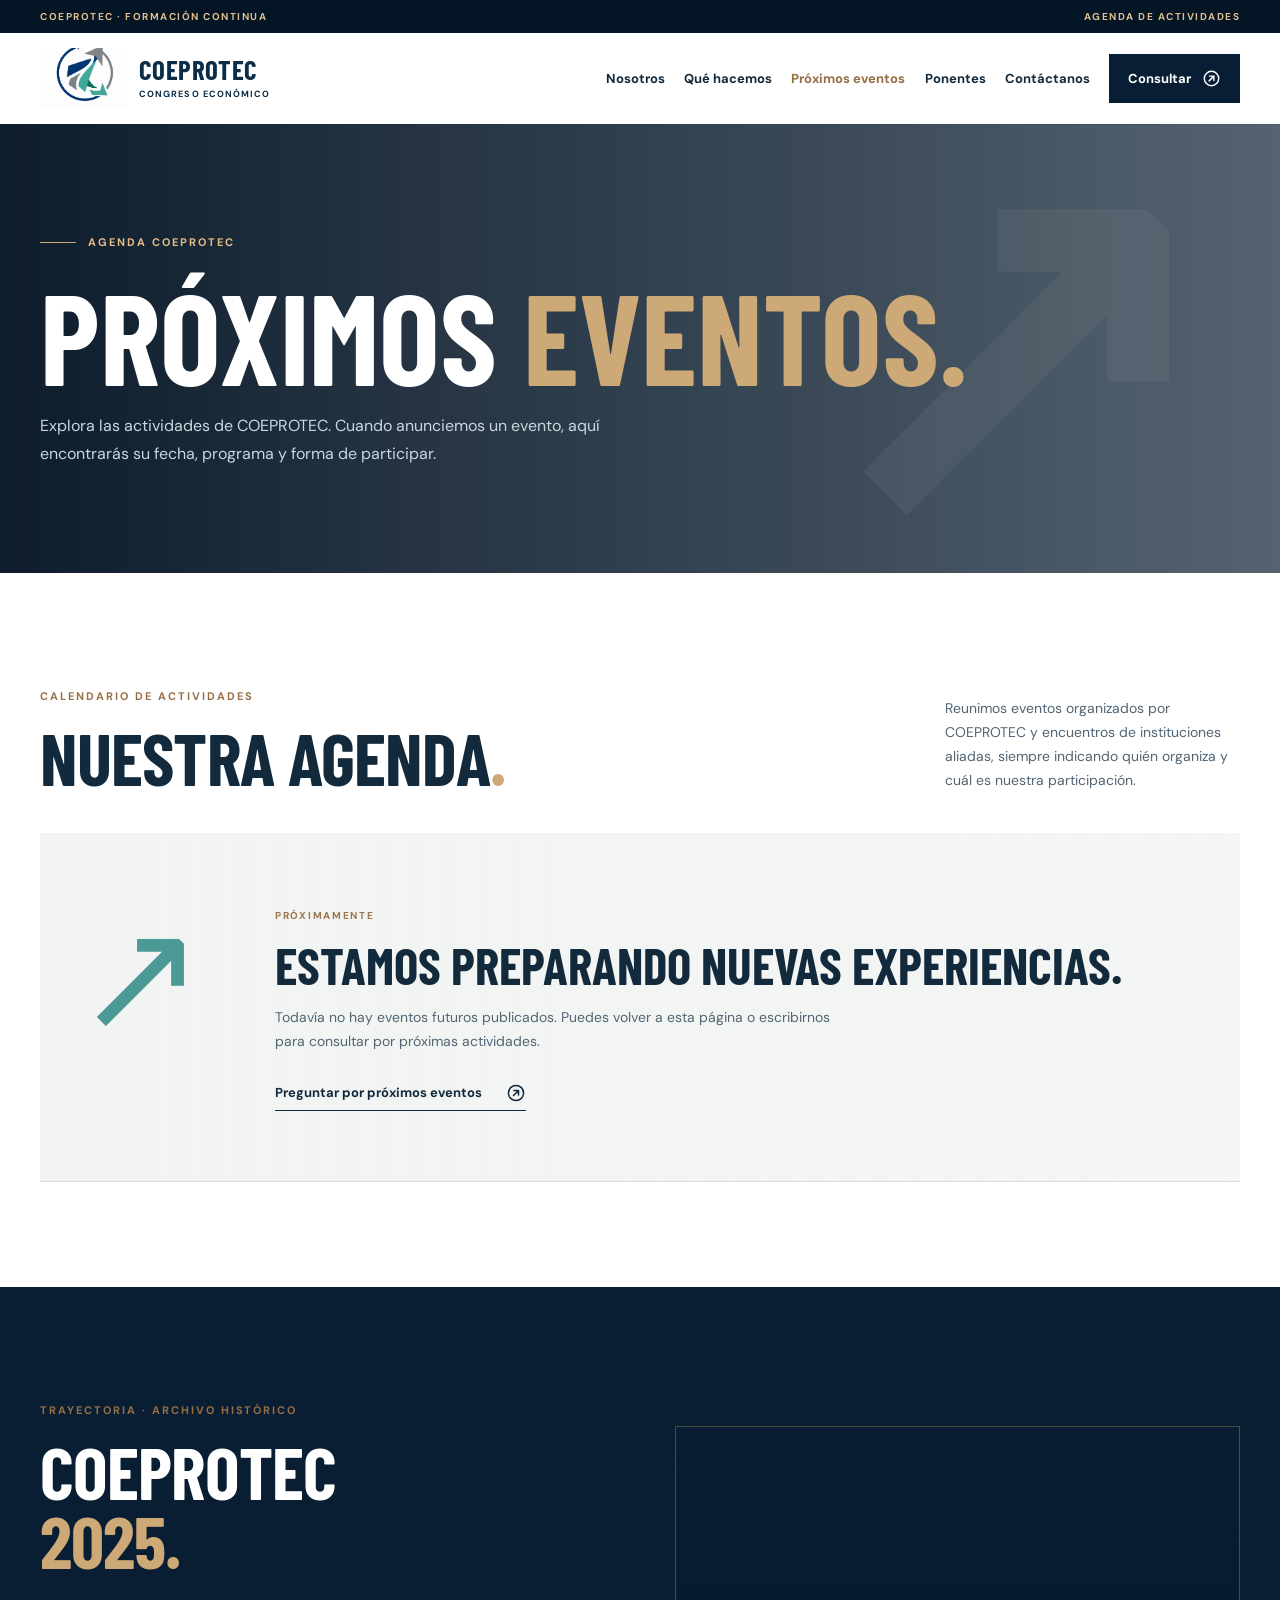
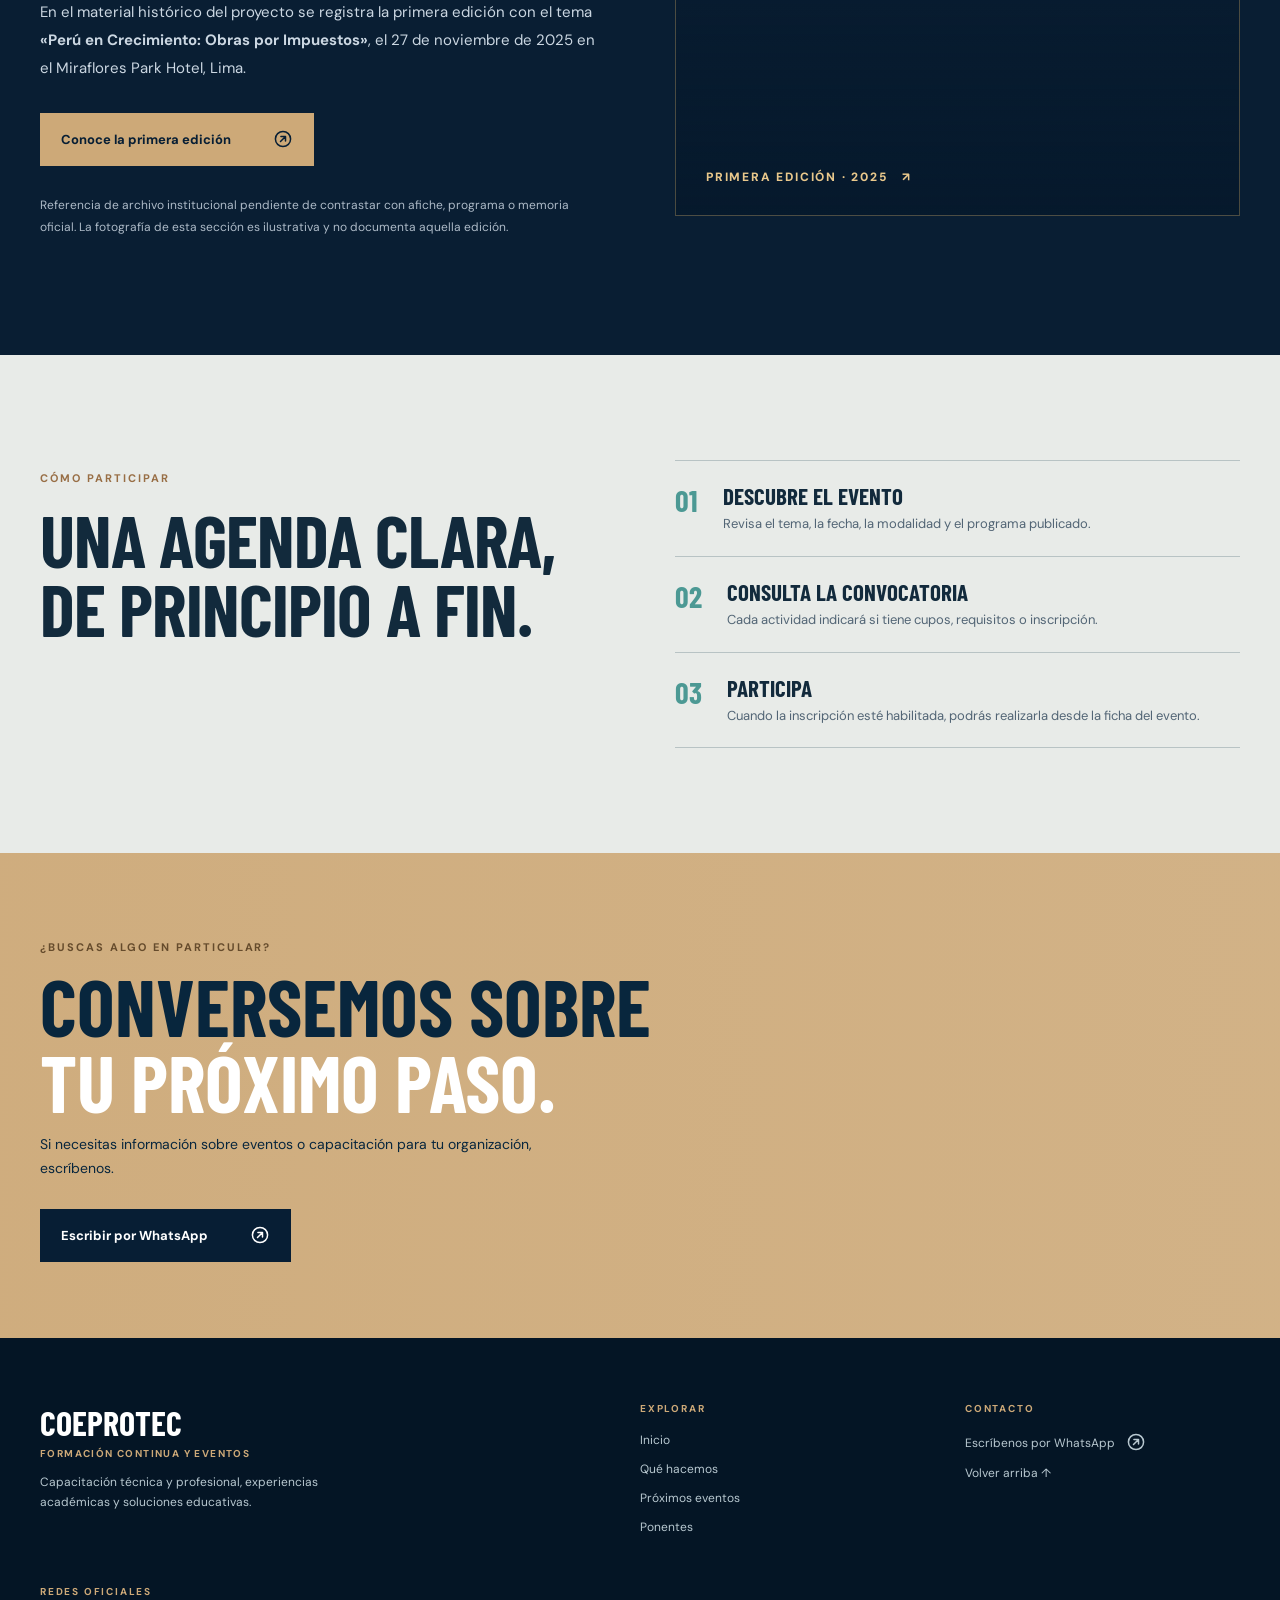
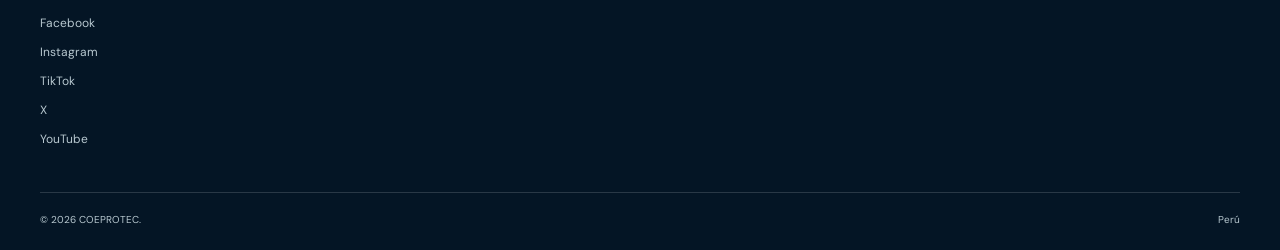
<file: inscripciones.html>
<!doctype html>
<html lang="es"><head><meta charset="utf-8"><meta name="viewport" content="width=device-width,initial-scale=1"><meta name="theme-color" content="#071e34"><meta name="robots" content="index,follow"><meta name="description" content="Consulta la agenda de COEPROTEC y conoce los próximos eventos de formación y encuentro profesional."><title>Próximos eventos | COEPROTEC</title><link rel="preconnect" href="https://fonts.googleapis.com"><link rel="preconnect" href="https://fonts.gstatic.com" crossorigin><link href="https://fonts.googleapis.com/css2?family=Barlow+Condensed:wght@500;600;700;800&family=DM+Sans:wght@400;500;600;700&display=swap" rel="stylesheet"><link rel="stylesheet" href="css/event.css"><script src="js/events-data.js?v=20261019" defer></script><script src="js/event.js?v=20261019" defer></script><script src="js/redes-oficiales.js?v=20261027" defer></script><link rel="canonical" href="https://www.coeprotec.com/inscripciones.html"><meta property="og:url" content="https://www.coeprotec.com/inscripciones.html"></head>
<body><a class="skip-link" href="#contenido">Saltar al contenido</a><div class="announcement"><div class="container"><span>COEPROTEC · FORMACIÓN CONTINUA</span><span>AGENDA DE ACTIVIDADES</span></div></div><header class="site-header" id="inicio"><div class="container nav-shell"><a class="brand" href="index.html" aria-label="COEPROTEC, ir al inicio"><span class="brand-symbol" aria-hidden="true"><img src="img/coeprotec-logo-enhanced.png" alt="" width="150" height="67"></span><span>COEPROTEC<small>CONGRESO ECONÓMICO</small></span></a><button class="menu-button" id="menu-button" type="button" onclick="toggleMenu()" aria-expanded="false" aria-controls="main-nav" aria-label="Abrir menú"><span></span><span></span><span></span></button><nav class="main-nav" id="main-nav" aria-label="Navegación principal"><a href="index.html#nosotros">Nosotros</a><a href="index.html#soluciones">Qué hacemos</a><a href="inscripciones.html" aria-current="page">Próximos eventos</a><a href="ponentes.html">Ponentes</a><a href="contacto.html">Contáctanos</a><a class="nav-cta" href="https://wa.me/51971947284?text=Hola%2C%20quiero%20informaci%C3%B3n%20sobre%20los%20eventos%20de%20COEPROTEC" target="_blank" rel="noopener noreferrer">Consultar <svg class="link-icon" viewBox="0 0 24 24" width="20" height="20" fill="none" stroke="currentColor" stroke-width="1.8" stroke-linecap="round" stroke-linejoin="round" aria-hidden="true" focusable="false"><circle cx="12" cy="12" r="9.1"/><path d="M9 15 15 9M9.5 9H15v5.5"/></svg></a></nav></div></header>
<main id="contenido"><section class="agenda-hero"><div class="container"><p class="eyebrow"><span class="eyebrow-line"></span> AGENDA COEPROTEC</p><h1>Próximos <em>eventos.</em></h1><p>Explora las actividades de COEPROTEC. Cuando anunciemos un evento, aquí encontrarás su fecha, programa y forma de participar.</p></div></section>
<section class="section events-section" aria-labelledby="events-title"><div class="container"><div class="section-head"><div><p class="section-index">CALENDARIO DE ACTIVIDADES</p><h2 class="section-title" id="events-title">Nuestra agenda<span class="gold-dot">.</span></h2></div><p>Reunimos eventos organizados por COEPROTEC y encuentros de instituciones aliadas, siempre indicando quién organiza y cuál es nuestra participación.</p></div><div id="events-list" class="events-list" aria-live="polite"><div class="events-empty"><div class="events-empty-symbol" aria-hidden="true">↗</div><div><span class="empty-kicker">PRÓXIMAMENTE</span><h3>Estamos preparando nuevas experiencias.</h3><p>Todavía no hay eventos futuros publicados. Puedes volver a esta página o escribirnos para consultar por próximas actividades.</p><a class="text-link" href="https://wa.me/51971947284?text=Hola%2C%20quisiera%20saber%20sobre%20los%20pr%C3%B3ximos%20eventos%20de%20COEPROTEC" target="_blank" rel="noopener noreferrer">Preguntar por próximos eventos <svg class="link-icon" viewBox="0 0 24 24" width="20" height="20" fill="none" stroke="currentColor" stroke-width="1.8" stroke-linecap="round" stroke-linejoin="round" aria-hidden="true" focusable="false"><circle cx="12" cy="12" r="9.1"/><path d="M9 15 15 9M9.5 9H15v5.5"/></svg></a></div></div></div></div></section>
<section class="section heritage-section" id="trayectoria"><div class="container heritage-layout"><div class="heritage-copy"><p class="section-index">TRAYECTORIA · ARCHIVO HISTÓRICO</p><h2 class="section-title">COEPROTEC<br><em>2025.</em></h2><p>En el material histórico del proyecto se registra la primera edición con el tema <strong>«Perú en Crecimiento: Obras por Impuestos»</strong>, el 27 de noviembre de 2025 en el Miraflores Park Hotel, Lima.</p><a class="button button-gold" href="coeprotec-2025.html">Conoce la primera edición <svg class="link-icon" viewBox="0 0 24 24" width="20" height="20" fill="none" stroke="currentColor" stroke-width="1.8" stroke-linecap="round" stroke-linejoin="round" aria-hidden="true" focusable="false"><circle cx="12" cy="12" r="9.1"/><path d="M9 15 15 9M9.5 9H15v5.5"/></svg></a><p class="heritage-note">Referencia de archivo institucional pendiente de contrastar con afiche, programa o memoria oficial. La fotografía de esta sección es ilustrativa y no documenta aquella edición.</p></div><a class="heritage-photo" href="coeprotec-2025.html" aria-label="Conocer la edición COEPROTEC 2025; fotografía ilustrativa"><span>PRIMERA EDICIÓN · 2025 &nbsp; ↗</span></a></div></section><section class="section agenda-explain"><div class="container explain-grid"><div><p class="section-index">CÓMO PARTICIPAR</p><h2 class="section-title">Una agenda clara, de principio a fin.</h2></div><div class="explain-steps"><div><span>01</span><p><strong>Descubre el evento</strong>Revisa el tema, la fecha, la modalidad y el programa publicado.</p></div><div><span>02</span><p><strong>Consulta la convocatoria</strong>Cada actividad indicará si tiene cupos, requisitos o inscripción.</p></div><div><span>03</span><p><strong>Participa</strong>Cuando la inscripción esté habilitada, podrás realizarla desde la ficha del evento.</p></div></div></div></section>
<section class="closing-section"><div class="container closing-grid"><div><p class="section-index">¿BUSCAS ALGO EN PARTICULAR?</p><h2>Conversemos sobre<br><em>tu próximo paso.</em></h2><p>Si necesitas información sobre eventos o capacitación para tu organización, escríbenos.</p><a class="button button-dark" href="https://wa.me/51971947284?text=Hola%2C%20quisiera%20informaci%C3%B3n%20sobre%20COEPROTEC" target="_blank" rel="noopener noreferrer">Escribir por WhatsApp <svg class="link-icon" viewBox="0 0 24 24" width="20" height="20" fill="none" stroke="currentColor" stroke-width="1.8" stroke-linecap="round" stroke-linejoin="round" aria-hidden="true" focusable="false"><circle cx="12" cy="12" r="9.1"/><path d="M9 15 15 9M9.5 9H15v5.5"/></svg></a></div></div></section></main>
<footer class="footer"><div class="container footer-grid"><div><span class="footer-brand">COEPROTEC<small>FORMACIÓN CONTINUA Y EVENTOS</small></span><p>Capacitación técnica y profesional, experiencias académicas y soluciones educativas.</p></div><div><span>EXPLORAR</span><a href="index.html">Inicio</a><a href="index.html#soluciones">Qué hacemos</a><a href="inscripciones.html">Próximos eventos</a><a href="ponentes.html">Ponentes</a></div><div><span>CONTACTO</span><a href="https://wa.me/51971947284" target="_blank" rel="noopener noreferrer">Escríbenos por WhatsApp <svg class="link-icon" viewBox="0 0 24 24" width="20" height="20" fill="none" stroke="currentColor" stroke-width="1.8" stroke-linecap="round" stroke-linejoin="round" aria-hidden="true" focusable="false"><circle cx="12" cy="12" r="9.1"/><path d="M9 15 15 9M9.5 9H15v5.5"/></svg></a><a href="#inicio">Volver arriba ↑</a></div></div><div class="container footer-bottom"><span>© 2026 COEPROTEC.</span><span>Perú</span></div></footer></body></html>
</file>
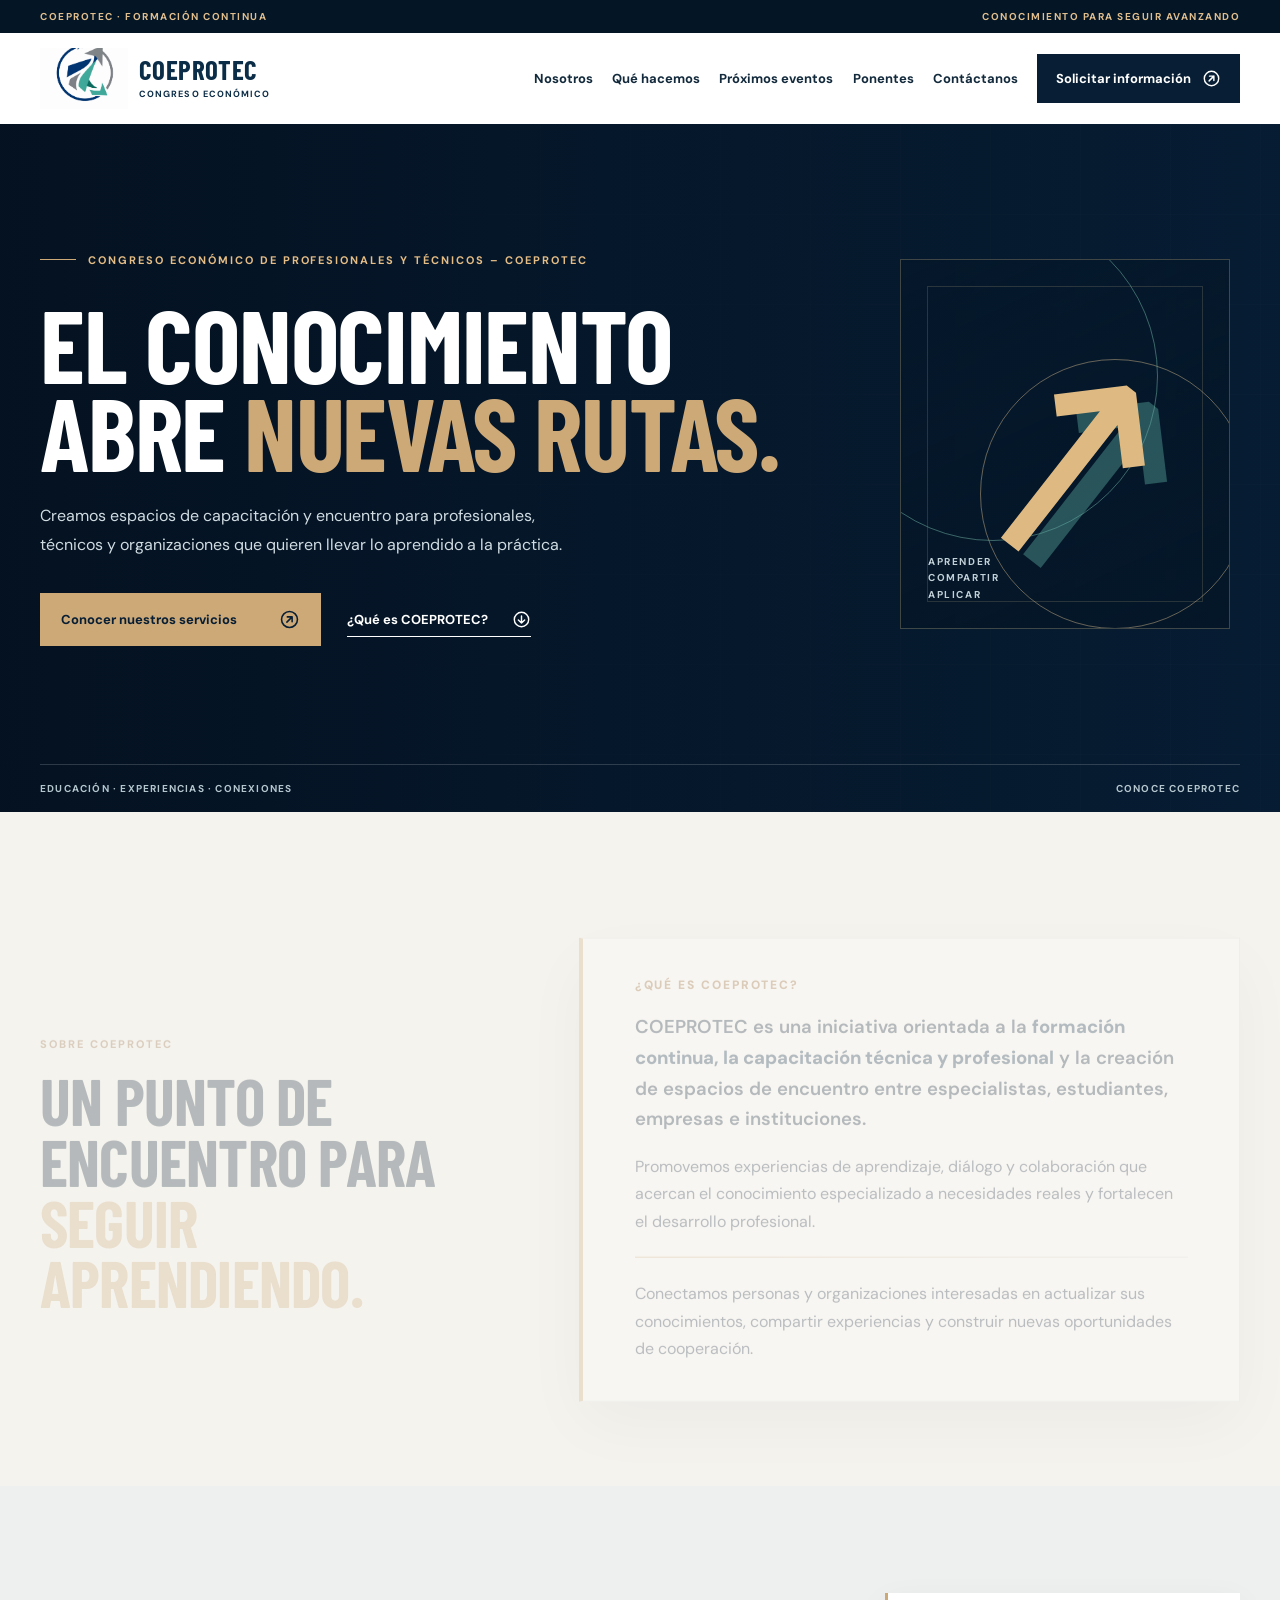
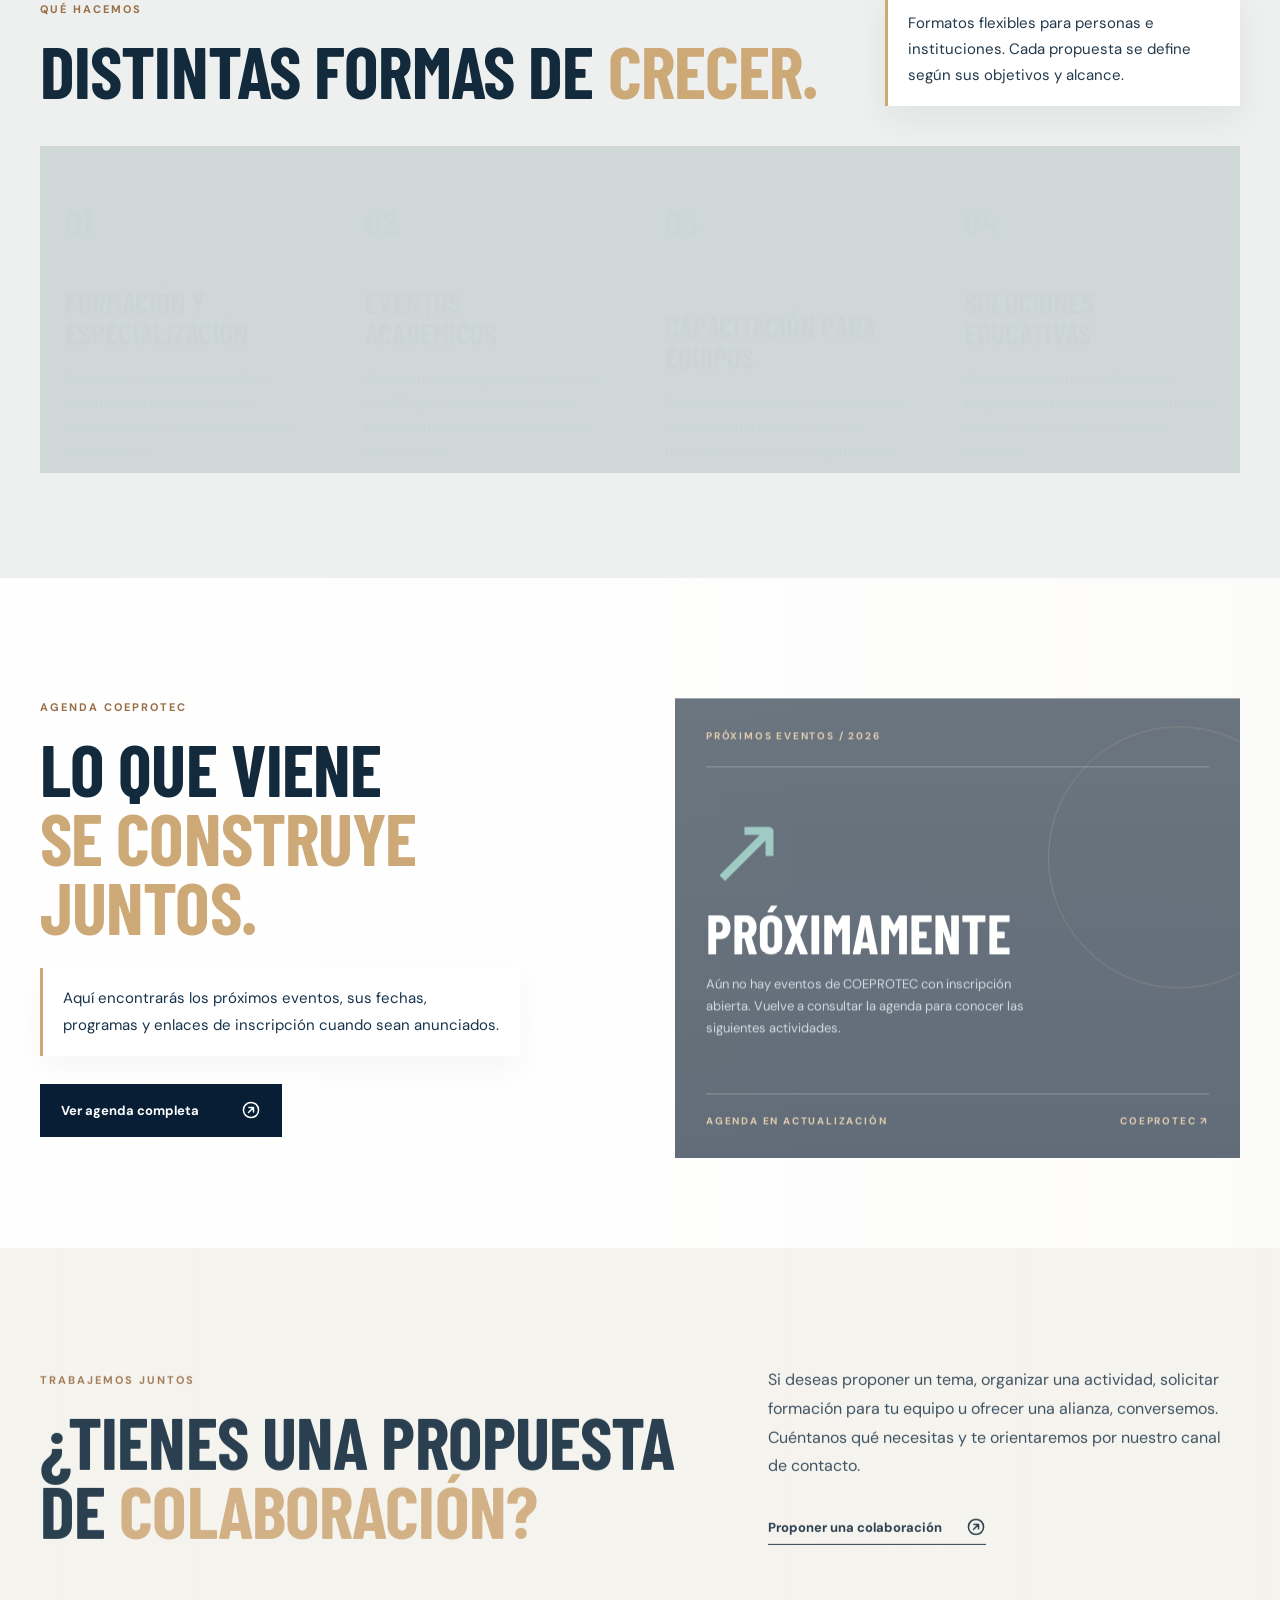
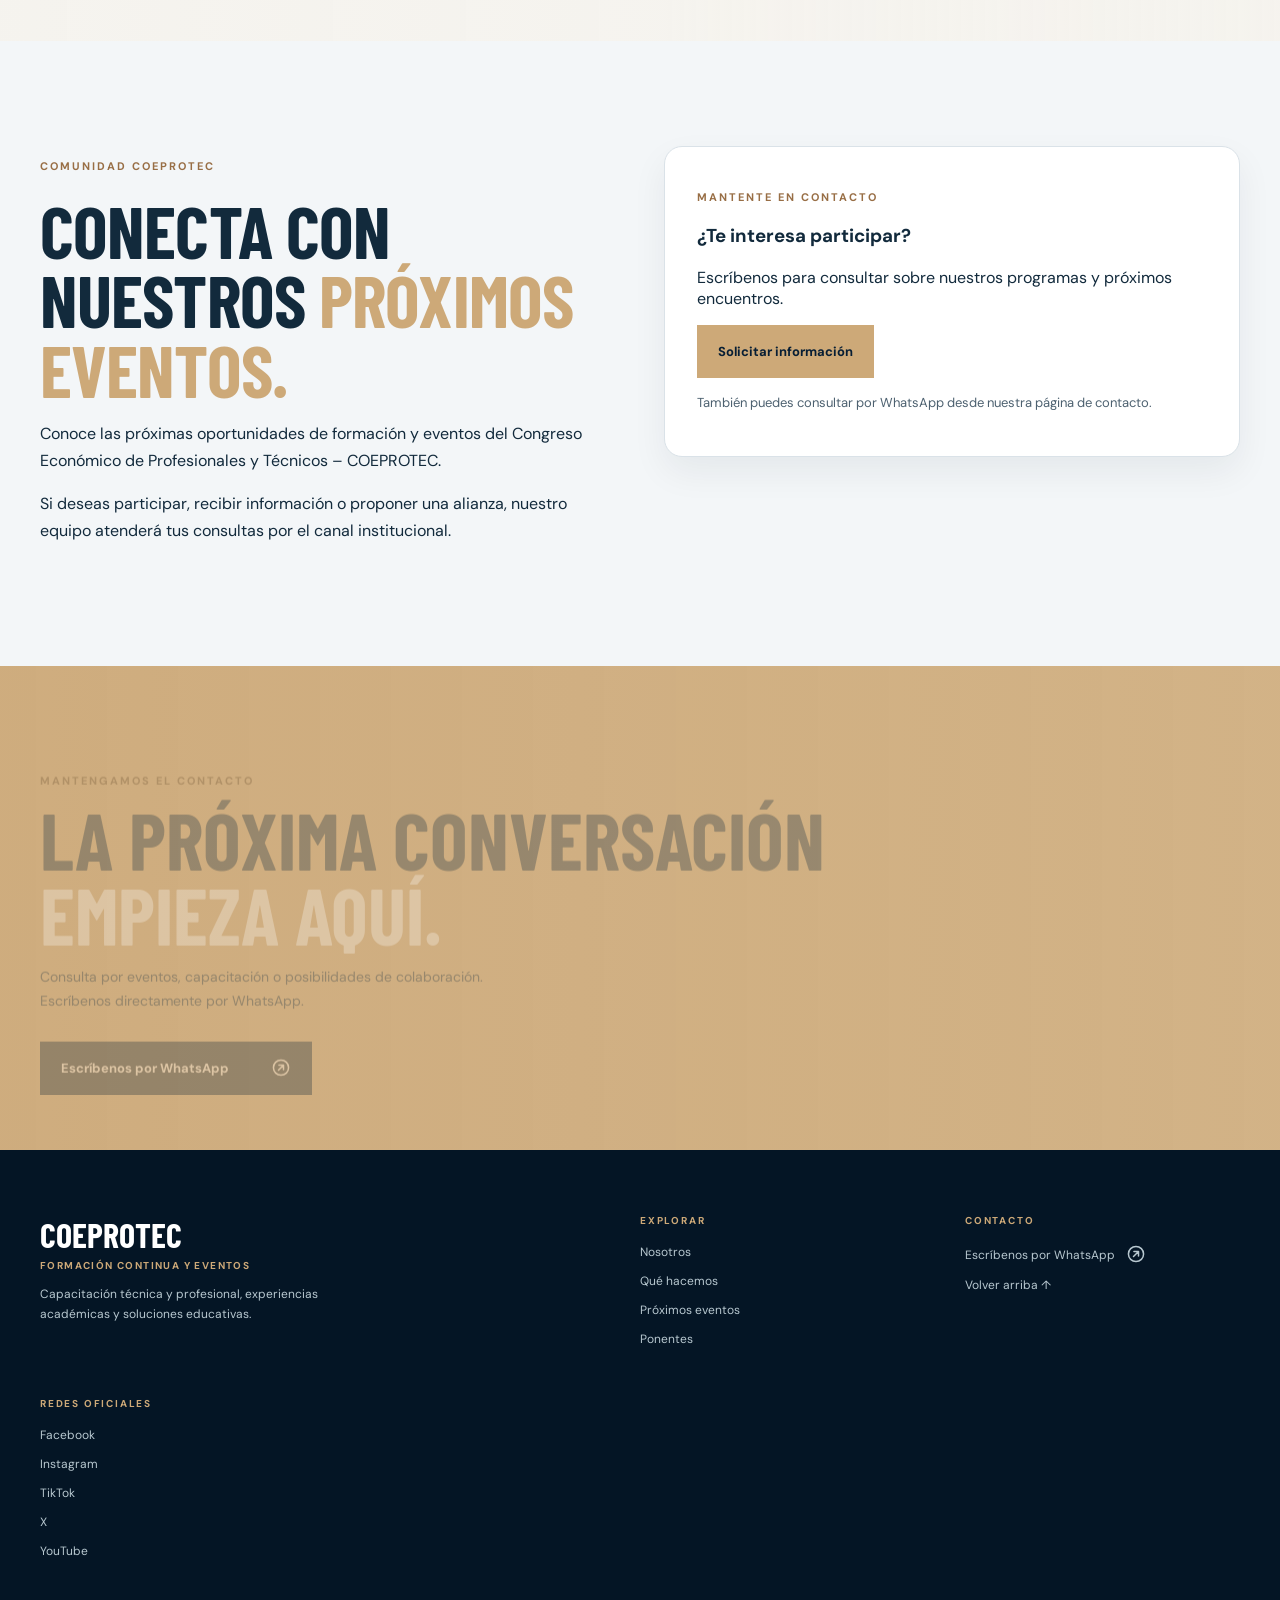
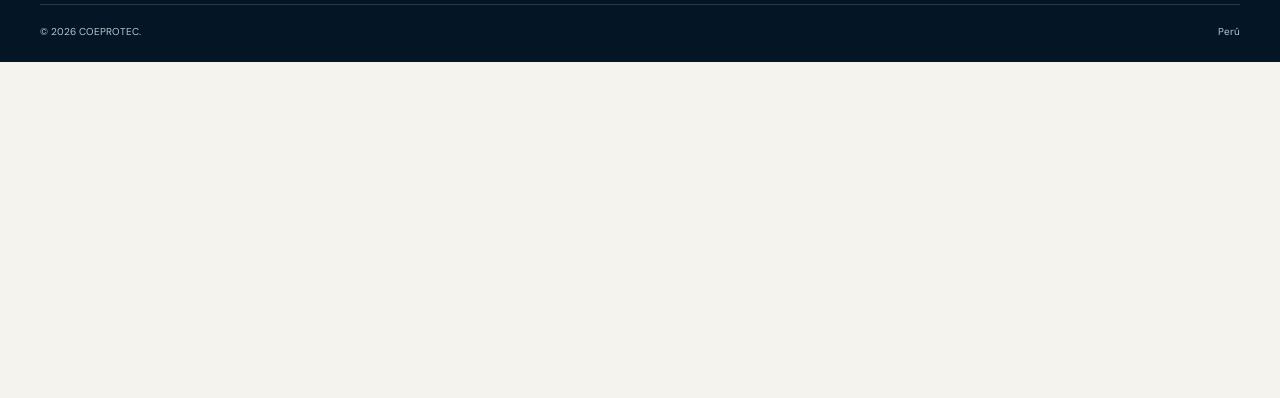
<file: nosotros.html>
<!doctype html>
<html lang="es"><head><meta charset="utf-8"><meta name="viewport" content="width=device-width,initial-scale=1"><meta http-equiv="refresh" content="0; url=index.html#nosotros"><meta name="robots" content="noindex"><title>Nosotros | COEPROTEC</title></head><body><p>Esta página ahora forma parte de la nueva web de COEPROTEC. <a href="index.html#nosotros">Continuar a nosotros</a>.</p></body></html>
</file>
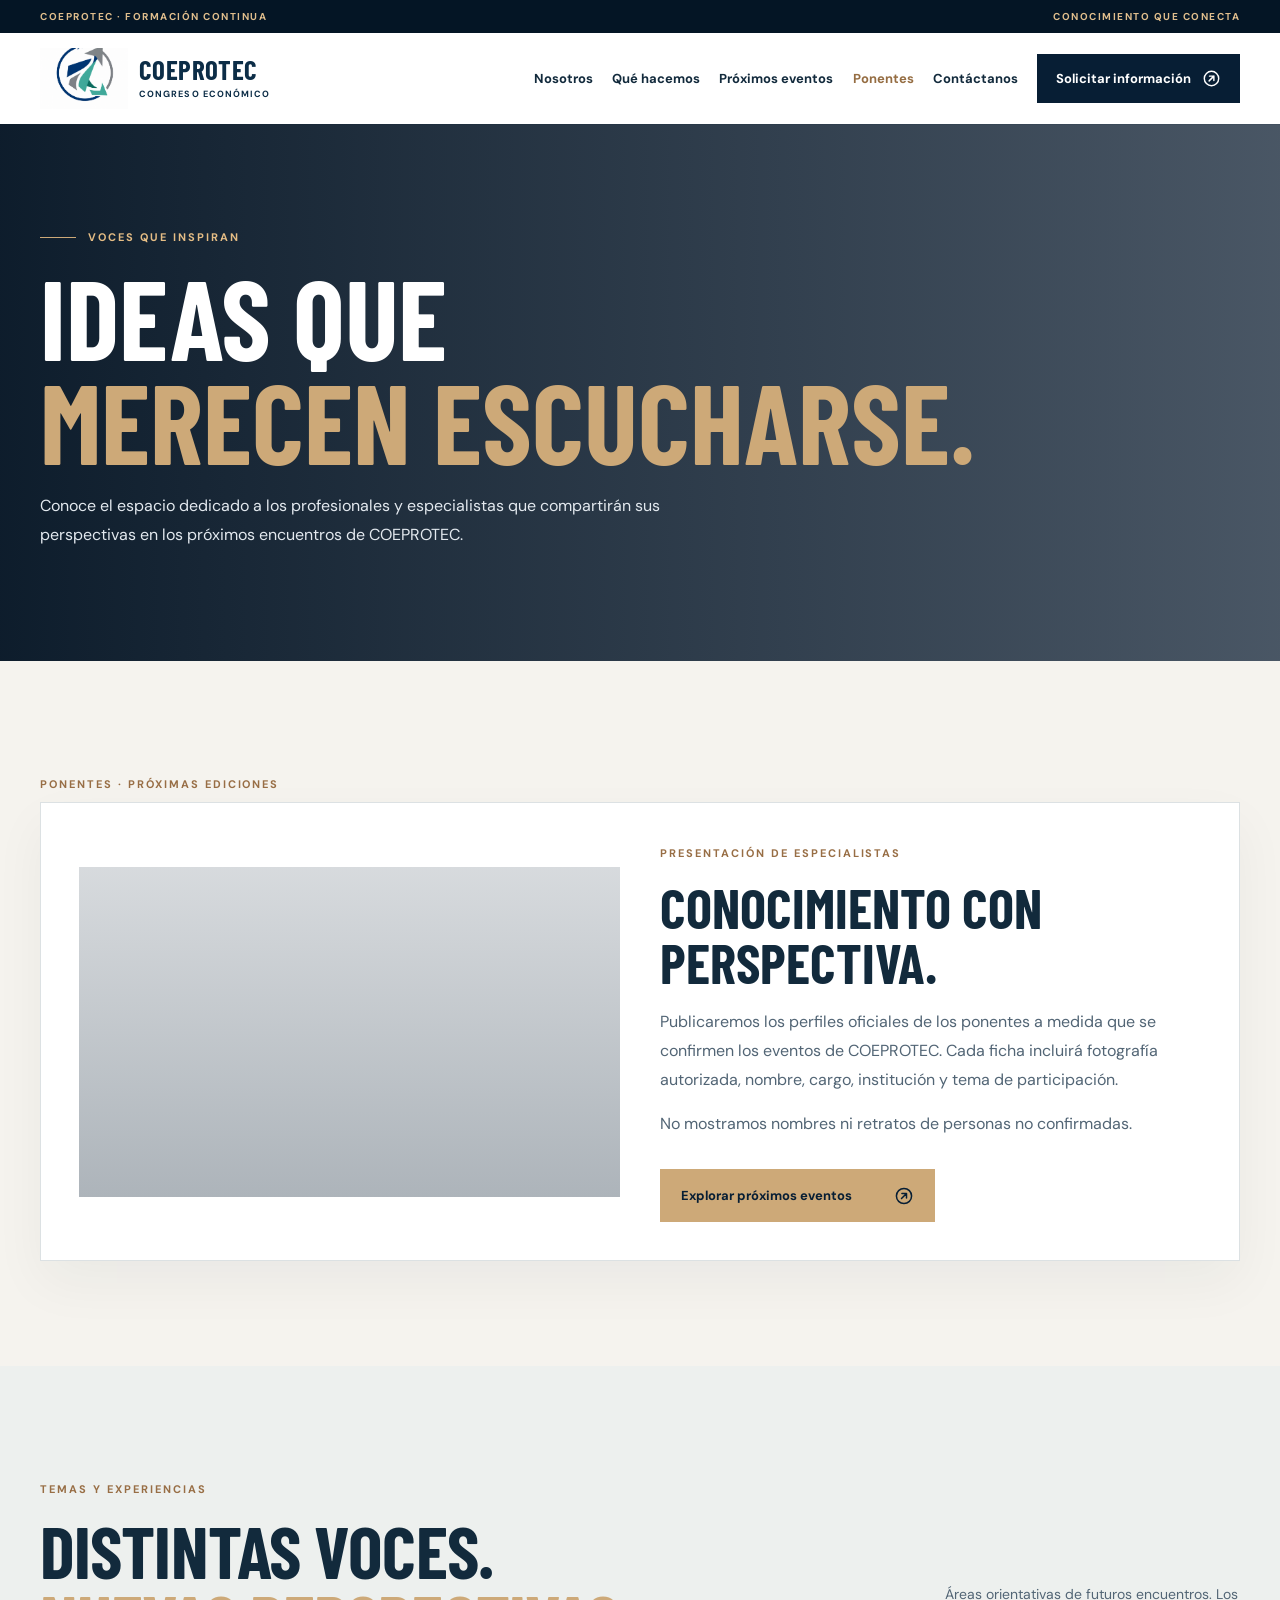
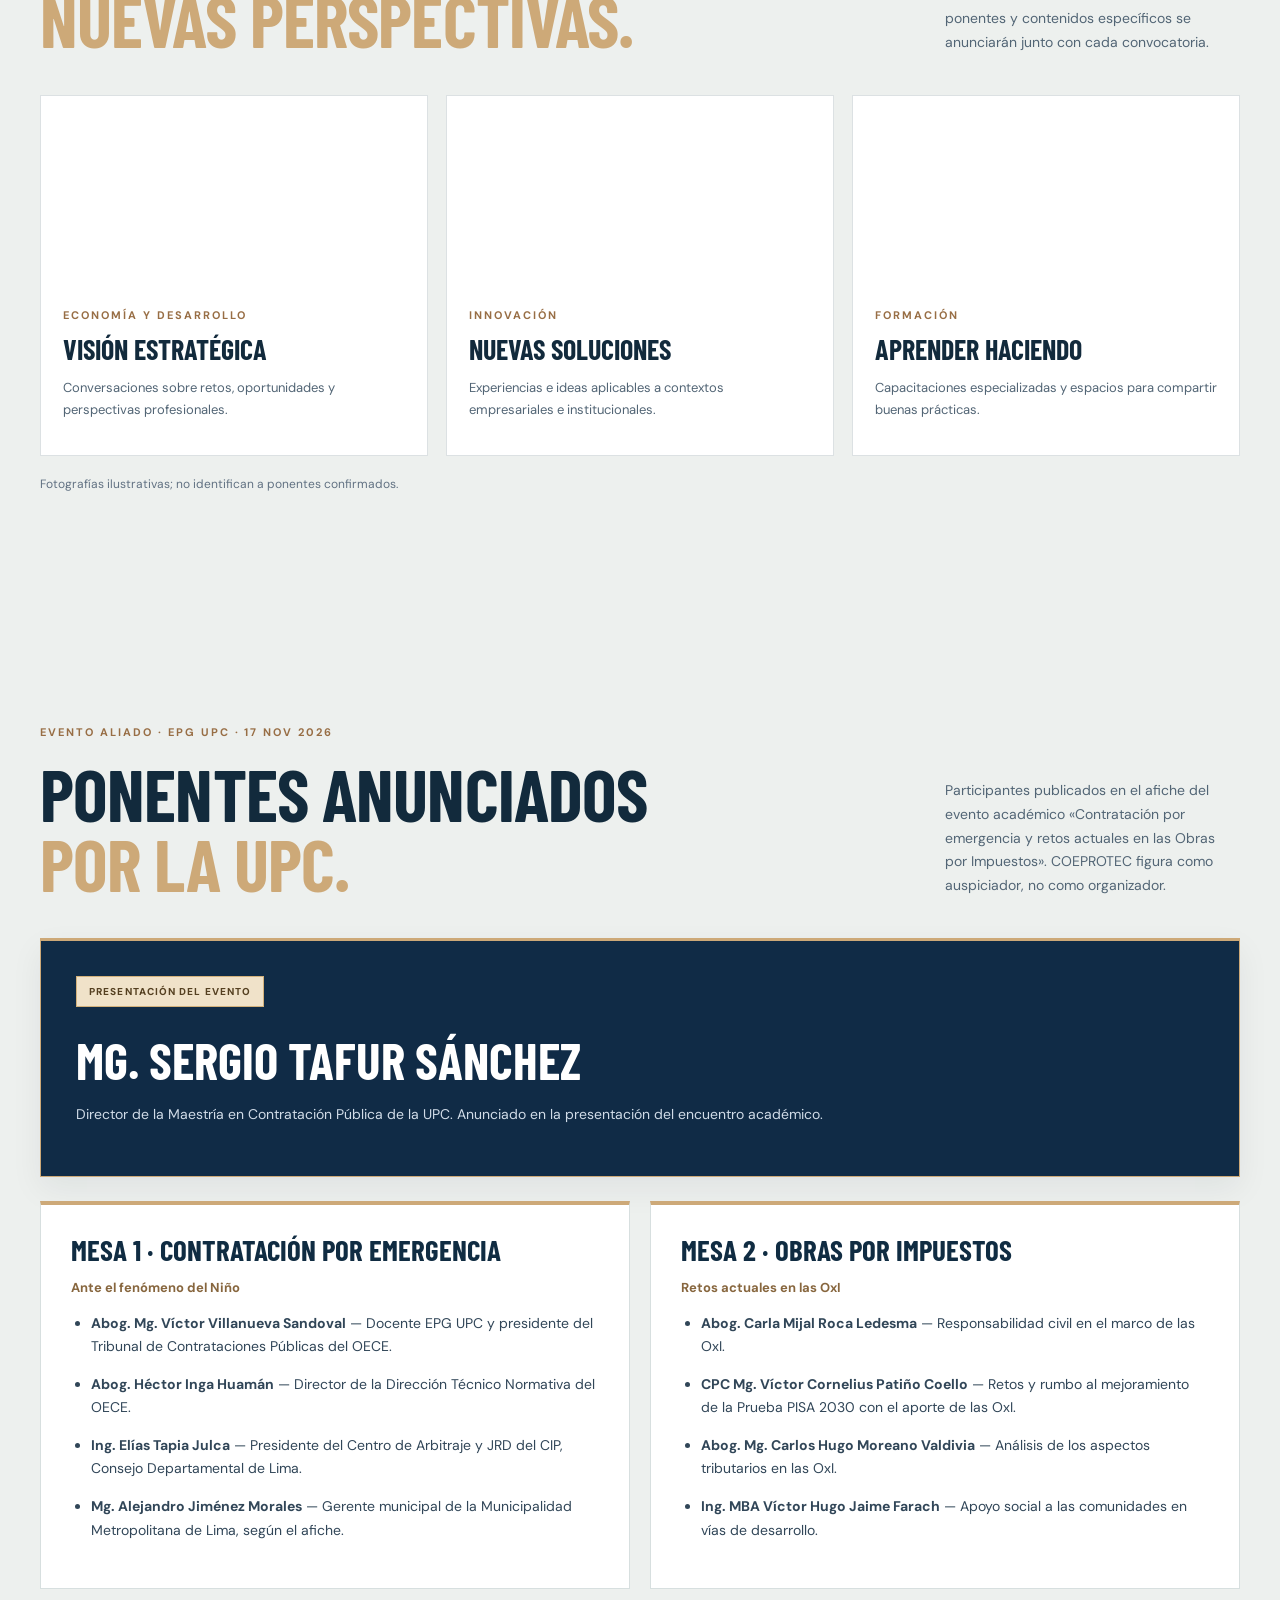
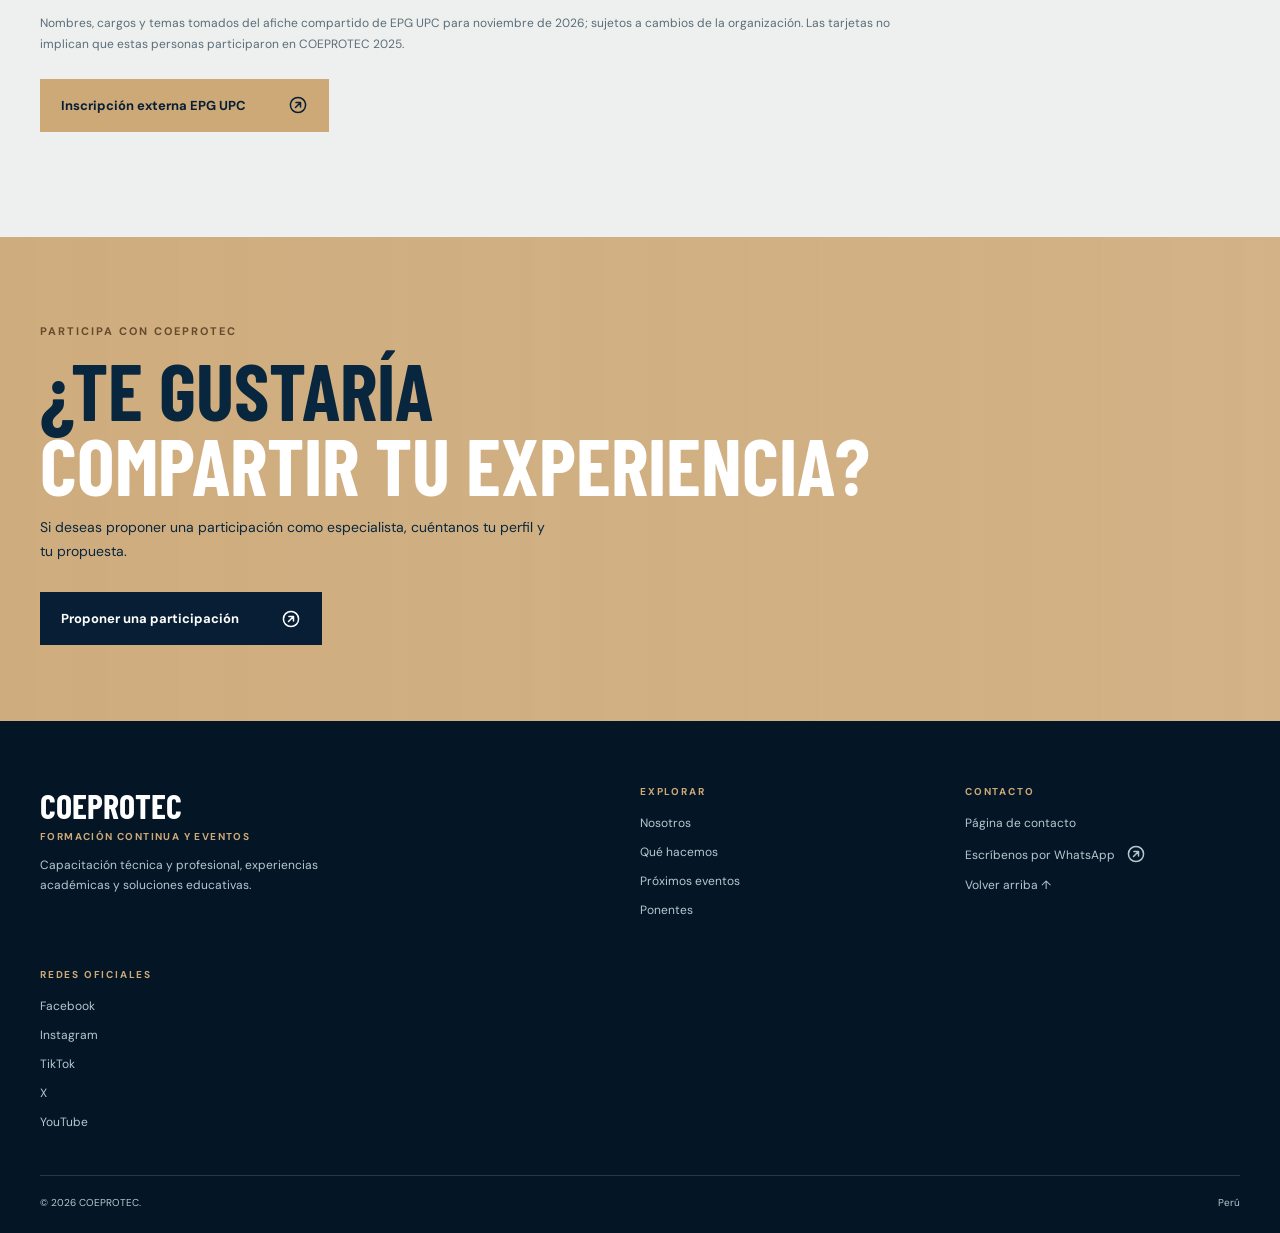
<file: ponentes.html>
<!doctype html>
<html lang="es"><head><meta charset="utf-8"><meta name="viewport" content="width=device-width,initial-scale=1"><meta name="theme-color" content="#071e34"><meta name="robots" content="index,follow">
<meta name="description" content="Conoce cómo COEPROTEC presentará a los especialistas y ponentes de sus próximos eventos.">
<title>Ponentes y especialistas | COEPROTEC</title>
<link rel="preconnect" href="https://fonts.googleapis.com"><link rel="preconnect" href="https://fonts.gstatic.com" crossorigin><link href="https://fonts.googleapis.com/css2?family=Barlow+Condensed:wght@500;600;700;800&family=DM+Sans:wght@400;500;600;700&display=swap" rel="stylesheet"><link rel="stylesheet" href="css/event.css"><script src="js/event.js" defer></script><script src="js/redes-oficiales.js?v=20261027" defer></script><link rel="canonical" href="https://www.coeprotec.com/ponentes.html"><meta property="og:url" content="https://www.coeprotec.com/ponentes.html"></head>
<body><a class="skip-link" href="#contenido">Saltar al contenido</a>
<div class="announcement"><div class="container"><span>COEPROTEC · FORMACIÓN CONTINUA</span><span>CONOCIMIENTO QUE CONECTA</span></div></div>
<header class="site-header" id="inicio"><div class="container nav-shell"><a class="brand" href="index.html" aria-label="COEPROTEC, ir al inicio"><span class="brand-symbol" aria-hidden="true"><img src="img/coeprotec-logo-enhanced.png" alt="" width="150" height="67"></span><span>COEPROTEC<small>CONGRESO ECONÓMICO</small></span></a><button class="menu-button" id="menu-button" type="button" onclick="toggleMenu()" aria-expanded="false" aria-controls="main-nav" aria-label="Abrir menú"><span></span><span></span><span></span></button><nav class="main-nav" id="main-nav" aria-label="Navegación principal"><a href="index.html#nosotros">Nosotros</a><a href="index.html#soluciones">Qué hacemos</a><a href="inscripciones.html">Próximos eventos</a><a href="ponentes.html" aria-current="page">Ponentes</a><a href="contacto.html">Contáctanos</a><a class="nav-cta" href="https://wa.me/51971947284?text=Hola%2C%20quisiera%20informaci%C3%B3n%20sobre%20COEPROTEC" target="_blank" rel="noopener noreferrer">Solicitar información <svg class="link-icon" viewBox="0 0 24 24" width="20" height="20" fill="none" stroke="currentColor" stroke-width="1.8" stroke-linecap="round" stroke-linejoin="round" aria-hidden="true" focusable="false"><circle cx="12" cy="12" r="9.1"/><path d="M9 15 15 9M9.5 9H15v5.5"/></svg></a></nav></div></header>
<main id="contenido"><section class="speakers-hero"><div class="container"><p class="eyebrow"><span class="eyebrow-line"></span> VOCES QUE INSPIRAN</p><h1>Ideas que<br><em>merecen escucharse.</em></h1><p>Conoce el espacio dedicado a los profesionales y especialistas que compartirán sus perspectivas en los próximos encuentros de COEPROTEC.</p></div></section>
<section class="section"><div class="container"><p class="section-index">PONENTES · PRÓXIMAS EDICIONES</p><div class="speaker-showcase"><div class="speaker-image" role="img" aria-label="Fotografía referencial de un auditorio durante una conferencia"></div><div><span class="section-index">PRESENTACIÓN DE ESPECIALISTAS</span><h2>Conocimiento con perspectiva.</h2><p>Publicaremos los perfiles oficiales de los ponentes a medida que se confirmen los eventos de COEPROTEC. Cada ficha incluirá fotografía autorizada, nombre, cargo, institución y tema de participación.</p><p>No mostramos nombres ni retratos de personas no confirmadas.</p><a class="button button-gold" href="inscripciones.html">Explorar próximos eventos <svg class="link-icon" viewBox="0 0 24 24" width="20" height="20" fill="none" stroke="currentColor" stroke-width="1.8" stroke-linecap="round" stroke-linejoin="round" aria-hidden="true" focusable="false"><circle cx="12" cy="12" r="9.1"/><path d="M9 15 15 9M9.5 9H15v5.5"/></svg></a></div></div></div></section>
<section class="section services-section"><div class="container"><div class="section-head"><div><p class="section-index">TEMAS Y EXPERIENCIAS</p><h2 class="section-title">Distintas voces.<br><em>Nuevas perspectivas.</em></h2></div><p>Áreas orientativas de futuros encuentros. Los ponentes y contenidos específicos se anunciarán junto con cada convocatoria.</p></div><div class="speaker-profile-cards"><article class="speaker-profile-card"><div class="photo" role="img" aria-label="Imagen referencial de una reunión profesional"></div><div><span class="section-index">ECONOMÍA Y DESARROLLO</span><h3>Visión estratégica</h3><p>Conversaciones sobre retos, oportunidades y perspectivas profesionales.</p></div></article><article class="speaker-profile-card"><div class="photo" role="img" aria-label="Fotografía referencial de una conferencia"></div><div><span class="section-index">INNOVACIÓN</span><h3>Nuevas soluciones</h3><p>Experiencias e ideas aplicables a contextos empresariales e institucionales.</p></div></article><article class="speaker-profile-card"><div class="photo" role="img" aria-label="Fotografía referencial de un taller de formación"></div><div><span class="section-index">FORMACIÓN</span><h3>Aprender haciendo</h3><p>Capacitaciones especializadas y espacios para compartir buenas prácticas.</p></div></article></div><p style="font-size:12px;color:#617182;margin-top:20px">Fotografías ilustrativas; no identifican a ponentes confirmados.</p></div></section>
<section class="section ally-speakers" id="epg-upc"><div class="container"><div class="section-head"><div><p class="section-index">EVENTO ALIADO · EPG UPC · 17 NOV 2026</p><h2 class="section-title">Ponentes anunciados<br><em>por la UPC.</em></h2></div><p>Participantes publicados en el afiche del evento académico «Contratación por emergencia y retos actuales en las Obras por Impuestos». COEPROTEC figura como auspiciador, no como organizador.</p></div><article class="historic-speaker featured"><span class="event-type">PRESENTACIÓN DEL EVENTO</span><h3>Mg. Sergio Tafur Sánchez</h3><p>Director de la Maestría en Contratación Pública de la UPC. Anunciado en la presentación del encuentro académico.</p></article><div class="ally-tables"><div class="ally-table"><h3>MESA 1 · CONTRATACIÓN POR EMERGENCIA</h3><p>Ante el fenómeno del Niño</p><ul><li><strong>Abog. Mg. Víctor Villanueva Sandoval</strong> — Docente EPG UPC y presidente del Tribunal de Contrataciones Públicas del OECE.</li><li><strong>Abog. Héctor Inga Huamán</strong> — Director de la Dirección Técnico Normativa del OECE.</li><li><strong>Ing. Elías Tapia Julca</strong> — Presidente del Centro de Arbitraje y JRD del CIP, Consejo Departamental de Lima.</li><li><strong>Mg. Alejandro Jiménez Morales</strong> — Gerente municipal de la Municipalidad Metropolitana de Lima, según el afiche.</li></ul></div><div class="ally-table"><h3>MESA 2 · OBRAS POR IMPUESTOS</h3><p>Retos actuales en las OxI</p><ul><li><strong>Abog. Carla Mijal Roca Ledesma</strong> — Responsabilidad civil en el marco de las OxI.</li><li><strong>CPC Mg. Víctor Cornelius Patiño Coello</strong> — Retos y rumbo al mejoramiento de la Prueba PISA 2030 con el aporte de las OxI.</li><li><strong>Abog. Mg. Carlos Hugo Moreano Valdivia</strong> — Análisis de los aspectos tributarios en las OxI.</li><li><strong>Ing. MBA Víctor Hugo Jaime Farach</strong> — Apoyo social a las comunidades en vías de desarrollo.</li></ul></div></div><p class="ally-source">Nombres, cargos y temas tomados del afiche compartido de EPG UPC para noviembre de 2026; sujetos a cambios de la organización. Las tarjetas no implican que estas personas participaron en COEPROTEC 2025.</p><a class="button button-gold" href="https://forms.gle/am4dZkN8PoDBzbDa6" target="_blank" rel="noopener noreferrer">Inscripción externa EPG UPC <svg class="link-icon" viewBox="0 0 24 24" width="20" height="20" fill="none" stroke="currentColor" stroke-width="1.8" stroke-linecap="round" stroke-linejoin="round" aria-hidden="true" focusable="false"><circle cx="12" cy="12" r="9.1"/><path d="M9 15 15 9M9.5 9H15v5.5"/></svg></a></div></section><section class="closing-section"><div class="container closing-grid"><div><p class="section-index">PARTICIPA CON COEPROTEC</p><h2>¿Te gustaría<br><em>compartir tu experiencia?</em></h2><p>Si deseas proponer una participación como especialista, cuéntanos tu perfil y tu propuesta.</p><a class="button button-dark" href="contacto.html">Proponer una participación <svg class="link-icon" viewBox="0 0 24 24" width="20" height="20" fill="none" stroke="currentColor" stroke-width="1.8" stroke-linecap="round" stroke-linejoin="round" aria-hidden="true" focusable="false"><circle cx="12" cy="12" r="9.1"/><path d="M9 15 15 9M9.5 9H15v5.5"/></svg></a></div></div></section></main>
<footer class="footer"><div class="container footer-grid"><div><span class="footer-brand">COEPROTEC<small>FORMACIÓN CONTINUA Y EVENTOS</small></span><p>Capacitación técnica y profesional, experiencias académicas y soluciones educativas.</p></div><div><span>EXPLORAR</span><a href="index.html#nosotros">Nosotros</a><a href="index.html#soluciones">Qué hacemos</a><a href="inscripciones.html">Próximos eventos</a><a href="ponentes.html">Ponentes</a></div><div><span>CONTACTO</span><a href="contacto.html">Página de contacto</a><a href="https://wa.me/51971947284" target="_blank" rel="noopener noreferrer">Escríbenos por WhatsApp <svg class="link-icon" viewBox="0 0 24 24" width="20" height="20" fill="none" stroke="currentColor" stroke-width="1.8" stroke-linecap="round" stroke-linejoin="round" aria-hidden="true" focusable="false"><circle cx="12" cy="12" r="9.1"/><path d="M9 15 15 9M9.5 9H15v5.5"/></svg></a><a href="#inicio">Volver arriba ↑</a></div></div><div class="container footer-bottom"><span>© 2026 COEPROTEC.</span><span>Perú</span></div></footer></body></html>
</file>
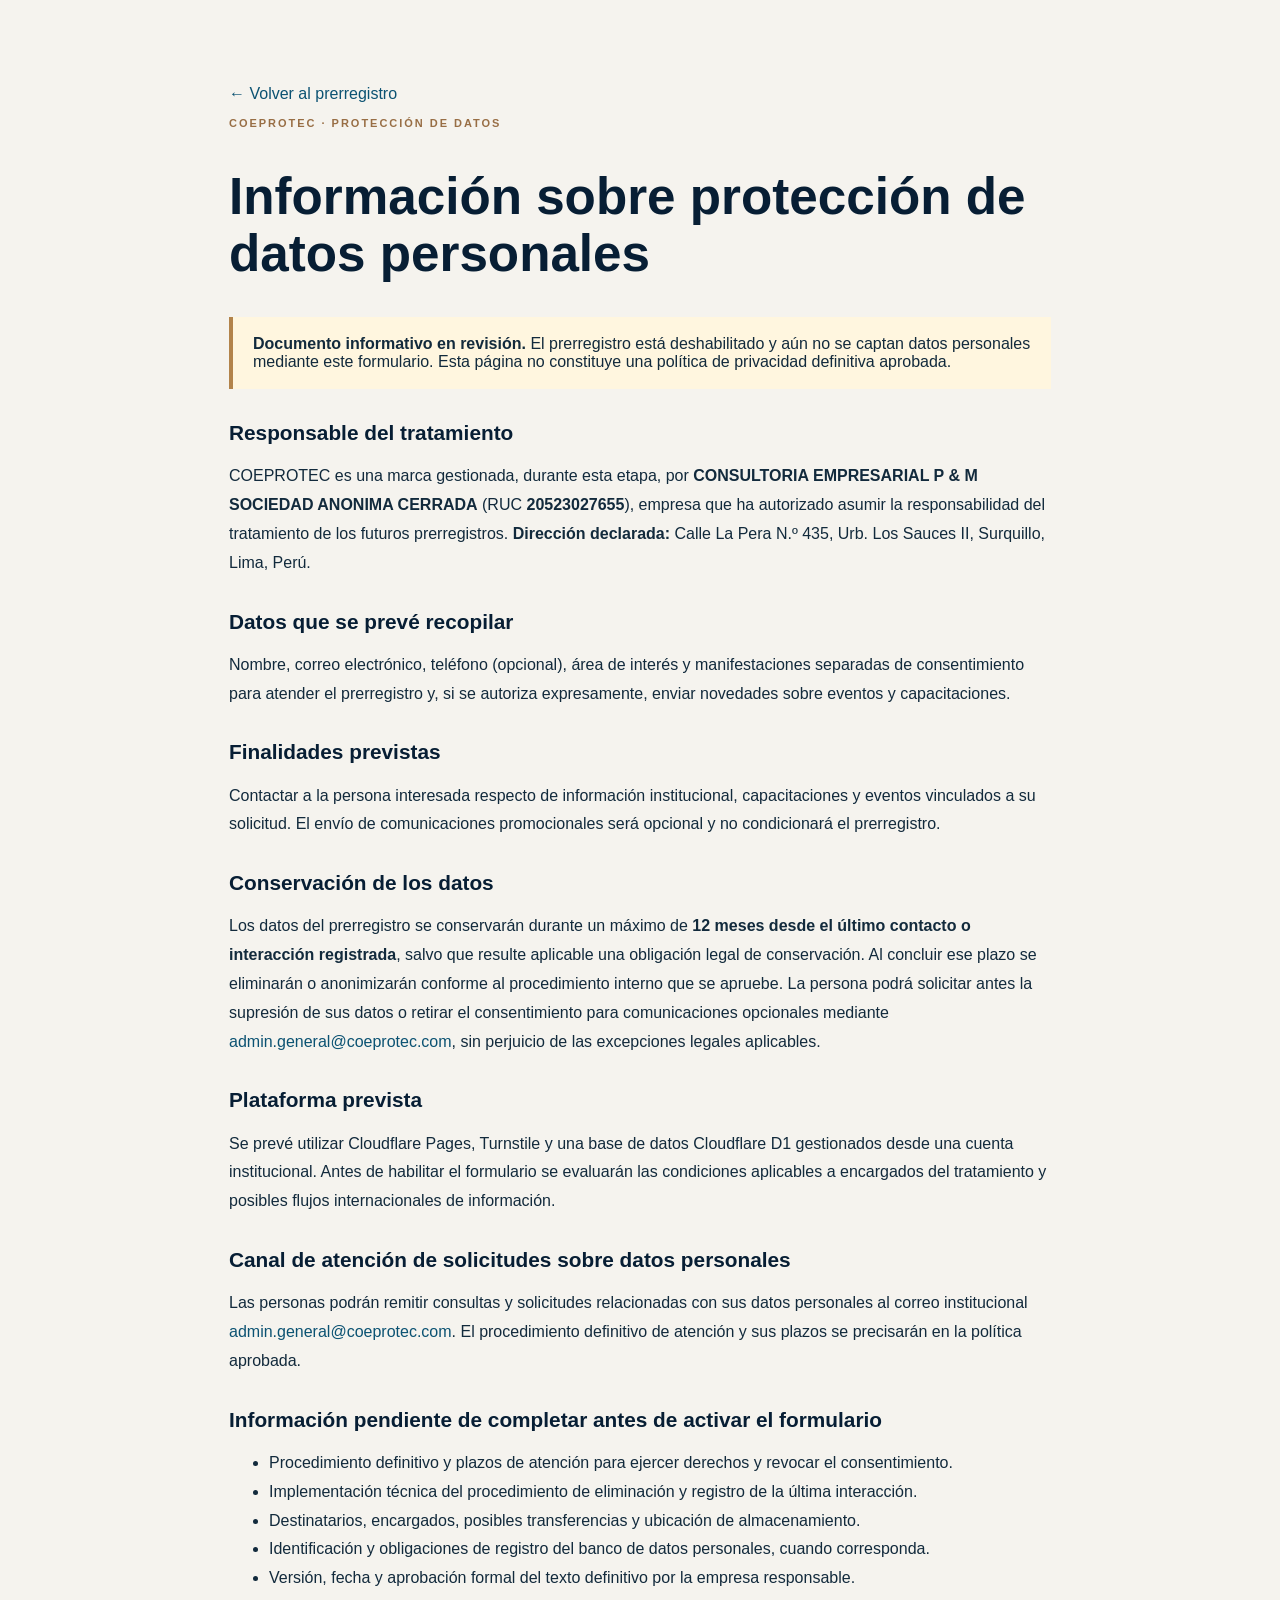
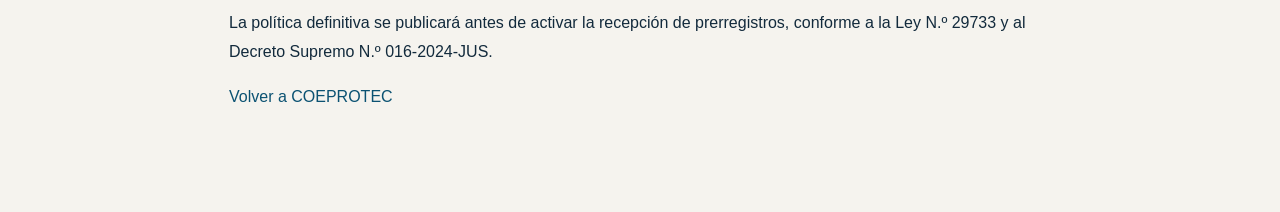
<file: privacidad.html>
<!doctype html>
<html lang="es"><head><meta charset="utf-8"><meta name="viewport" content="width=device-width,initial-scale=1"><meta name="robots" content="noindex,nofollow"><meta name="theme-color" content="#071e34"><title>Protección de datos personales | COEPROTEC</title><link rel="stylesheet" href="css/event.css"><style>.privacy-main{max-width:870px;margin:auto;padding:85px 24px}.privacy-main h1{font-size:clamp(2rem,5vw,3.2rem);line-height:1.12;color:#071e34}.privacy-main h2{font-size:1.3rem;margin-top:32px;color:#071e34}.privacy-main p,.privacy-main li{line-height:1.8}.privacy-warning{background:#fff6df;border-left:4px solid #b2834a;padding:18px 20px;margin:25px 0}.privacy-main a{color:#0b5272}</style></head><body><main class="privacy-main"><a href="index.html#prerregistro">← Volver al prerregistro</a><p class="section-index">COEPROTEC · PROTECCIÓN DE DATOS</p><h1>Información sobre protección de datos personales</h1><div class="privacy-warning"><strong>Documento informativo en revisión.</strong> El prerregistro está deshabilitado y aún no se captan datos personales mediante este formulario. Esta página no constituye una política de privacidad definitiva aprobada.</div><h2>Responsable del tratamiento</h2><p>COEPROTEC es una marca gestionada, durante esta etapa, por <strong>CONSULTORIA EMPRESARIAL P & M SOCIEDAD ANONIMA CERRADA</strong> (RUC <strong>20523027655</strong>), empresa que ha autorizado asumir la responsabilidad del tratamiento de los futuros prerregistros. <strong>Dirección declarada:</strong> Calle La Pera N.º 435, Urb. Los Sauces II, Surquillo, Lima, Perú.</p><h2>Datos que se prevé recopilar</h2><p>Nombre, correo electrónico, teléfono (opcional), área de interés y manifestaciones separadas de consentimiento para atender el prerregistro y, si se autoriza expresamente, enviar novedades sobre eventos y capacitaciones.</p><h2>Finalidades previstas</h2><p>Contactar a la persona interesada respecto de información institucional, capacitaciones y eventos vinculados a su solicitud. El envío de comunicaciones promocionales será opcional y no condicionará el prerregistro.</p><h2>Conservación de los datos</h2><p>Los datos del prerregistro se conservarán durante un máximo de <strong>12 meses desde el último contacto o interacción registrada</strong>, salvo que resulte aplicable una obligación legal de conservación. Al concluir ese plazo se eliminarán o anonimizarán conforme al procedimiento interno que se apruebe. La persona podrá solicitar antes la supresión de sus datos o retirar el consentimiento para comunicaciones opcionales mediante <a href="mailto:admin.general@coeprotec.com">admin.general@coeprotec.com</a>, sin perjuicio de las excepciones legales aplicables.</p><h2>Plataforma prevista</h2><p>Se prevé utilizar Cloudflare Pages, Turnstile y una base de datos Cloudflare D1 gestionados desde una cuenta institucional. Antes de habilitar el formulario se evaluarán las condiciones aplicables a encargados del tratamiento y posibles flujos internacionales de información.</p><h2>Canal de atención de solicitudes sobre datos personales</h2><p>Las personas podrán remitir consultas y solicitudes relacionadas con sus datos personales al correo institucional <a href="mailto:admin.general@coeprotec.com">admin.general@coeprotec.com</a>. El procedimiento definitivo de atención y sus plazos se precisarán en la política aprobada.</p><h2>Información pendiente de completar antes de activar el formulario</h2><ul><li>Procedimiento definitivo y plazos de atención para ejercer derechos y revocar el consentimiento.</li><li>Implementación técnica del procedimiento de eliminación y registro de la última interacción.</li><li>Destinatarios, encargados, posibles transferencias y ubicación de almacenamiento.</li><li>Identificación y obligaciones de registro del banco de datos personales, cuando corresponda.</li><li>Versión, fecha y aprobación formal del texto definitivo por la empresa responsable.</li></ul><p>La política definitiva se publicará antes de activar la recepción de prerregistros, conforme a la Ley N.º 29733 y al Decreto Supremo N.º 016-2024-JUS.</p><p><a href="index.html">Volver a COEPROTEC</a></p></main></body></html>
</file>
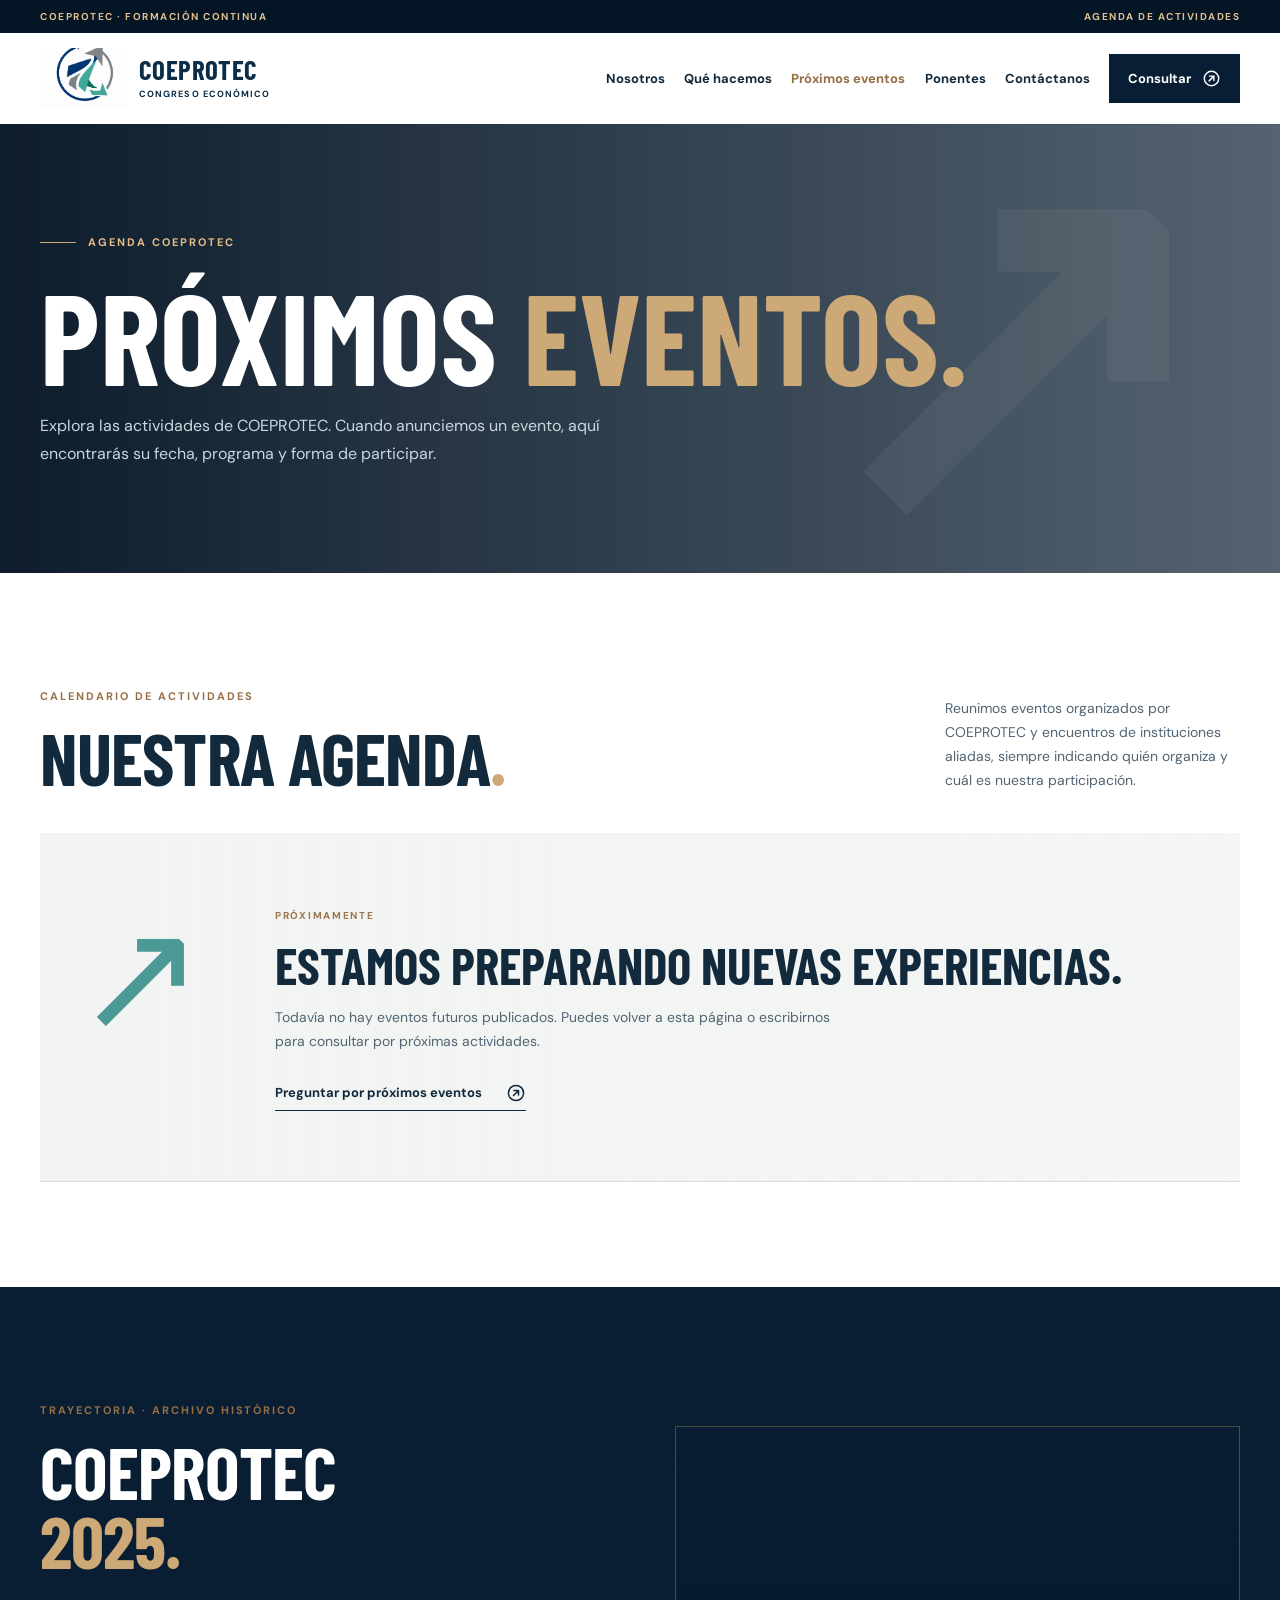
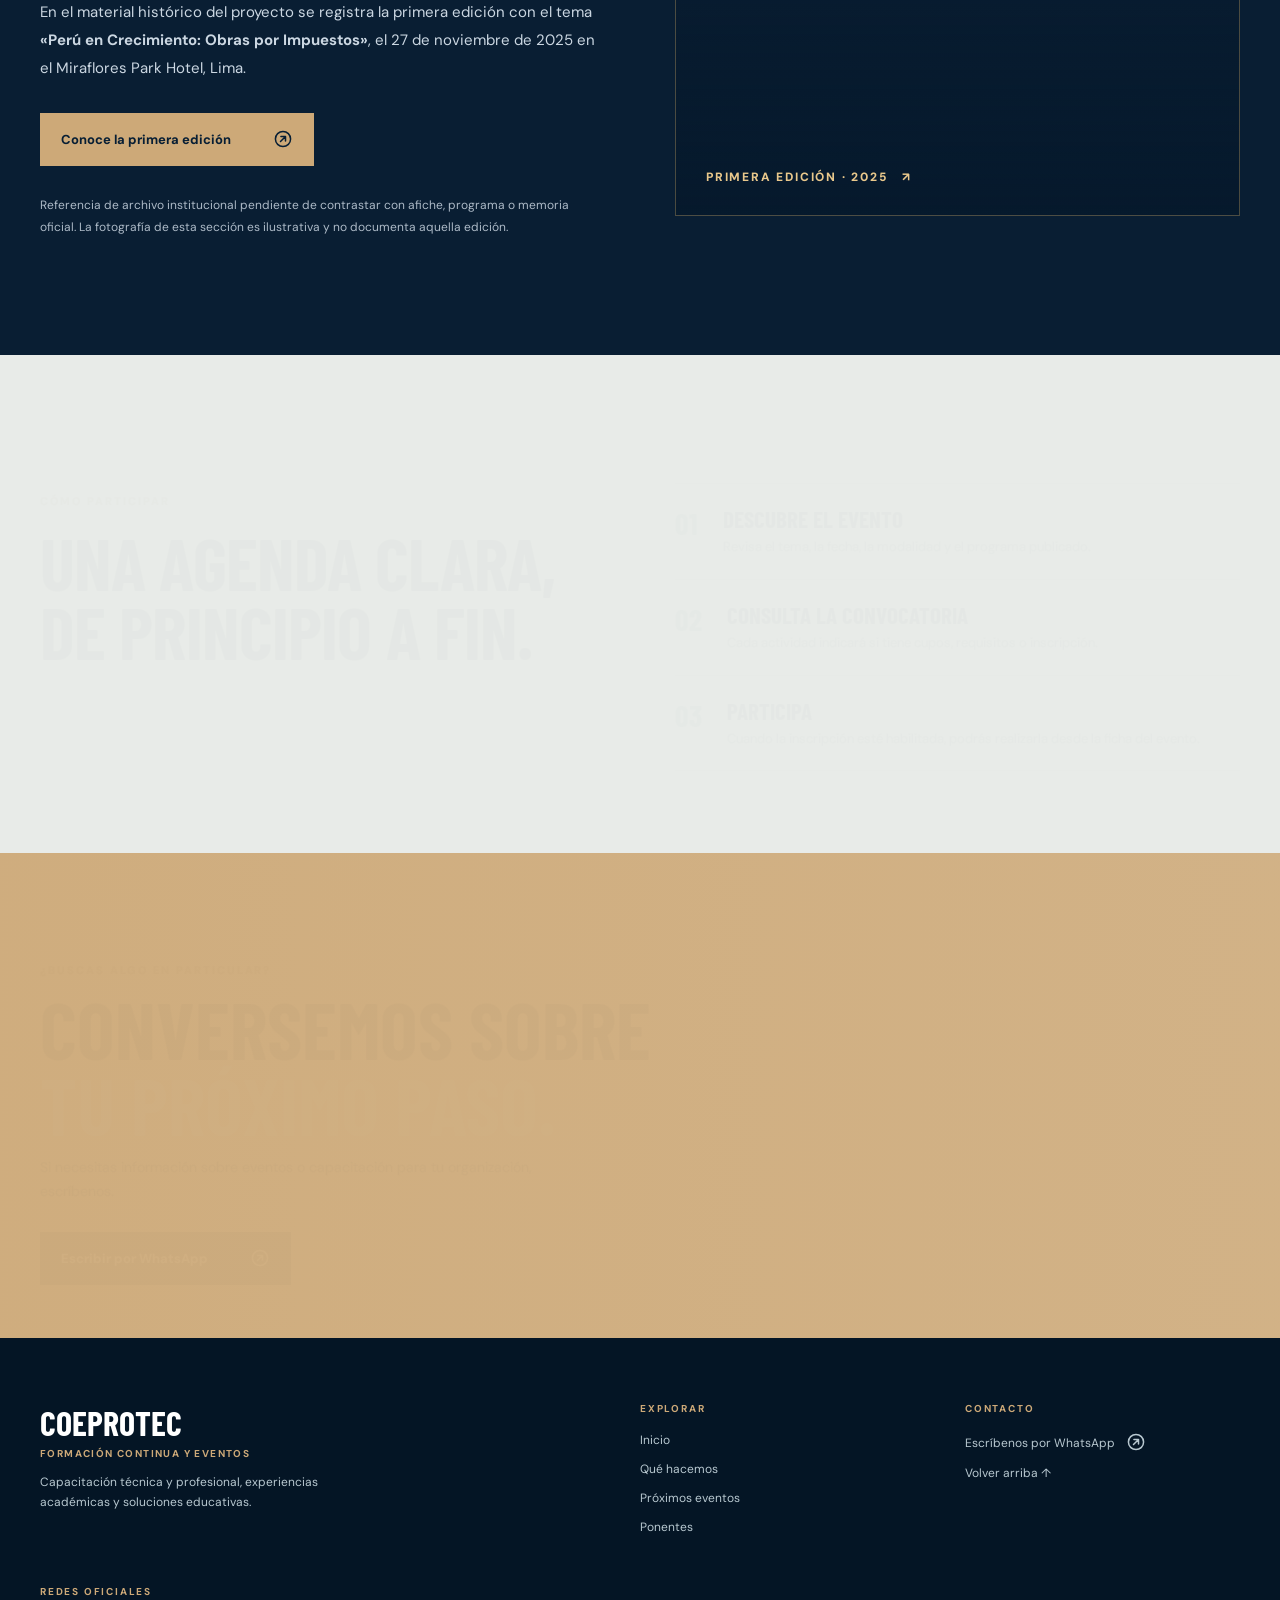
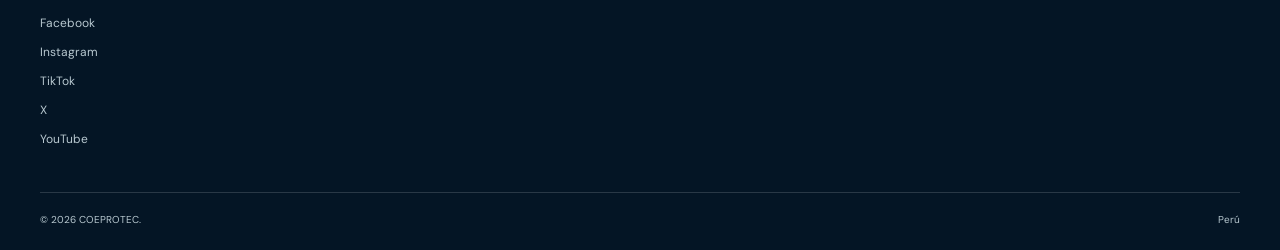
<file: programa.html>
<!doctype html>
<html lang="es"><head><meta charset="utf-8"><meta name="viewport" content="width=device-width,initial-scale=1"><meta http-equiv="refresh" content="0; url=inscripciones.html"><meta name="robots" content="noindex"><title>Agenda | COEPROTEC</title></head><body><p>Esta página ahora forma parte de la nueva web de COEPROTEC. <a href="inscripciones.html">Continuar a agenda</a>.</p></body></html>
</file>
<file: css/event.css>
:root{--navy:#071e34;--deep:#041525;--blue:#12334c;--teal:#5caaa0;--gold:#cda978;--paper:#f5f3ee;--white:#fff;--ink:#122a3c;--muted:#526575;--line:#d8dcd9;--display:'Barlow Condensed',Impact,sans-serif;--body:'DM Sans',Arial,sans-serif;scrollbar-color:#9aafba #edf0ef;scrollbar-width:thin}
*{box-sizing:border-box}html{scroll-behavior:smooth;scroll-padding-top:90px}body{margin:0;background:var(--paper);color:var(--ink);font-family:var(--body)}a{color:inherit;text-decoration:none}button{font:inherit;cursor:pointer}img{max-width:100%;display:block}.container{width:min(100% - 48px,1200px);margin-inline:auto}.skip-link{position:fixed;left:16px;top:-80px;padding:12px;background:#fff;z-index:100}.skip-link:focus{top:12px}:focus-visible{outline:3px solid #138e9b;outline-offset:4px}::selection{background:var(--teal);color:#071e34}
.announcement{background:var(--deep);color:#e0be8d;font-size:10px;font-weight:700;letter-spacing:.15em}.announcement .container{display:flex;justify-content:space-between;gap:16px;padding-block:10px}.site-header{position:sticky;top:0;z-index:20;background:#fff;box-shadow:0 1px 0 #09253c18}.nav-shell{display:flex;align-items:center;gap:30px;min-height:80px}.brand{display:flex;align-items:center;gap:8px;min-width:205px;color:#0c2d47;font:700 25px/.9 var(--display);letter-spacing:.015em}.brand img{width:56px;height:57px;object-fit:cover;object-position:top;clip-path:inset(0 0 27% 0)}.brand small{display:block;font:700 9px var(--body);letter-spacing:.12em;margin-top:7px}.main-nav{display:flex;align-items:center;gap:27px;margin-left:auto;font-size:13px;font-weight:700}.main-nav a:not(.nav-cta):hover,.main-nav [aria-current=page]{color:#956d42}.nav-cta{background:var(--navy);color:#fff;padding:15px 19px}.nav-cta span{color:var(--gold);margin-left:14px}.nav-cta:hover,.button-dark:hover{background:#20435b}.menu-button{display:none}
.hero{background:radial-gradient(circle at 74% 48%,#173e53 0,#0d2b42 31%,#071e34 65%,#041525 100%);color:#fff;position:relative;overflow:hidden}.hero-grid{position:absolute;inset:0;background-image:linear-gradient(#fff1 1px,transparent 1px),linear-gradient(90deg,#fff1 1px,transparent 1px);background-size:90px 90px;mask-image:linear-gradient(90deg,transparent,#000);opacity:.45}.hero-inner{position:relative;min-height:640px;display:grid;grid-template-columns:minmax(0,1fr) 340px;gap:35px;align-items:center;padding-block:85px}.eyebrow,.section-index{font-size:11px;font-weight:700;letter-spacing:.18em;color:#986e45;text-transform:uppercase}.eyebrow{display:flex;align-items:center;gap:12px;color:#e5bd85}.eyebrow-line{width:36px;height:1px;background:var(--gold)}.hero h1{font:700 clamp(72px,8vw,118px)/.86 var(--display);text-transform:uppercase;letter-spacing:-.012em;margin:32px 0 27px;max-width:790px}.hero h1 em,.section-title em,.closing-section h2 em,.agenda-hero h1 em{font-style:normal;color:var(--gold)}.hero-intro{font-size:16px;line-height:1.8;max-width:550px;color:#d0dce2;margin:0}.hero-actions{display:flex;align-items:center;gap:26px;flex-wrap:wrap;margin-top:34px}.button{display:inline-flex;align-items:center;justify-content:space-between;gap:34px;min-height:53px;padding:15px 21px;font-size:13px;font-weight:700;transition:transform .2s,background .2s}.button:hover{transform:translateY(-2px)}.button-gold{background:var(--gold);color:#071e34}.button-gold:hover{background:#e0c293}.button-dark{background:var(--navy);color:#fff}.text-link{display:inline-flex;align-items:center;gap:16px;border-bottom:1px solid currentColor;padding:7px 0;font-size:13px;font-weight:700}.text-link:hover{color:#9b7143}.text-link.light{color:#fff}.text-link.light:hover{color:#e6c495}.hero-art{position:relative;width:330px;height:370px;border:1px solid #d9be8e48;display:grid;place-items:center;overflow:hidden;background:#ffffff08}.hero-art:before{content:'';position:absolute;inset:26px;border:1px solid #d9be8e2d}.orbit{position:absolute;border:1px solid #d9be8e75;border-radius:50%;width:270px;height:270px}.orbit-one{transform:translate(50px,50px)}.orbit-two{transform:translate(-72px,-68px);width:330px;height:330px;border-color:#6bada088}.art-arrow{position:relative;font:500 270px/.8 var(--display);color:#deb981;transform:rotate(-7deg);text-shadow:20px 19px 0 #5caaa06b}.hero-art span{position:absolute;bottom:25px;left:27px;color:#c2d1d8;font-size:10px;line-height:1.65;font-weight:700;letter-spacing:.16em}.hero-bottom{position:relative;display:flex;justify-content:space-between;gap:18px;padding-block:17px;border-top:1px solid #ffffff2a;color:#b5c6ce;font-size:10px;font-weight:700;letter-spacing:.12em}
.section{padding:105px 0}.section-title{font:700 clamp(48px,5.7vw,76px)/.95 var(--display);text-transform:uppercase;letter-spacing:-.012em;margin:20px 0 0}.intro-grid,.collaboration-grid{display:grid;grid-template-columns:1.15fr .85fr;gap:90px;align-items:center}.intro-text p,.collaboration-grid p:not(.section-index){font-size:15px;line-height:1.85;color:var(--muted);margin:0 0 17px}.services-section{background:#e8ebe8}.section-head{display:flex;justify-content:space-between;align-items:end;gap:40px;margin-bottom:40px}.section-head>p{max-width:295px;color:var(--muted);font-size:14px;line-height:1.7;margin:0}.service-grid{display:grid;grid-template-columns:repeat(4,1fr);gap:1px;background:#cfd7d7;border:1px solid #cfd7d7}.service-card{background:#fff;padding:28px 24px 31px;min-height:325px;display:flex;flex-direction:column}.service-mark{font:700 37px var(--display);color:#4e9b97}.service-card h3{font:700 30px/1.03 var(--display);text-transform:uppercase;margin:auto 0 17px;max-width:215px}.service-card p{font-size:12px;line-height:1.7;color:var(--muted);margin:0}.agenda-preview{background:#fff}.agenda-grid{display:grid;grid-template-columns:1fr 1fr;gap:70px;align-items:center}.agenda-intro{font-size:15px;line-height:1.8;color:var(--muted);max-width:480px;margin:26px 0 28px}.agenda-panel{background:var(--navy);color:#fff;min-height:460px;padding:31px;display:flex;flex-direction:column;position:relative;overflow:hidden}.agenda-panel:before{content:'';position:absolute;right:-70px;top:28px;border:1px solid #d7b47b37;width:260px;height:260px;border-radius:50%}.agenda-panel-label,.agenda-panel-foot{font-size:10px;letter-spacing:.18em;font-weight:700;color:#d4b589}.agenda-line{height:1px;background:#ffffff43;margin-top:24px}.agenda-empty{position:relative;margin:auto 0}.agenda-empty-icon{font:500 96px/.8 var(--display);color:#72b3a8}.agenda-empty h3{font:700 55px/1 var(--display);text-transform:uppercase;margin:17px 0 10px}.agenda-empty p{font-size:13px;line-height:1.7;color:#b8cbd3;max-width:345px}.agenda-panel-foot{border-top:1px solid #ffffff43;padding-top:20px;display:flex;justify-content:space-between;gap:10px}.collaboration-section{background:var(--paper)}.collaboration-grid{align-items:end}.collaboration-grid .text-link{margin-top:12px}.closing-section{background:var(--gold);color:#08263d;padding:76px 0}.closing-grid{display:flex;justify-content:space-between;align-items:center;gap:45px}.closing-section .section-index{color:#654b2c}.closing-section h2{font:700 clamp(55px,6.2vw,84px)/.95 var(--display);text-transform:uppercase;margin:14px 0}.closing-section h2 em{color:#fff}.closing-section p:not(.section-index){font-size:14px;line-height:1.7;max-width:510px}.closing-section .button{margin-top:14px}.footer{background:var(--deep);color:#b8c8d0;padding:64px 0 24px}.footer-grid{display:grid;grid-template-columns:2fr 1fr 1fr;gap:50px}.footer-brand{font:700 34px var(--display);color:#fff}.footer-brand small{display:block;color:var(--gold);font:700 10px var(--body);letter-spacing:.14em;margin-top:4px}.footer p{font-size:12px;line-height:1.7;max-width:330px}.footer-grid>div:not(:first-child){display:flex;flex-direction:column;gap:13px;font-size:12px}.footer-grid>div:not(:first-child)>span{font-size:10px;letter-spacing:.18em;color:var(--gold);font-weight:700;margin-bottom:4px}.footer a:hover{color:#fff}.footer-bottom{border-top:1px solid #ffffff26;margin-top:45px;padding-top:20px;display:flex;justify-content:space-between;gap:20px;font-size:10px}
.agenda-hero{background:linear-gradient(115deg,#061b2f,#173b50);color:#fff;padding:100px 0 88px;position:relative;overflow:hidden}.agenda-hero:after{content:'↗';position:absolute;right:5%;top:-100px;color:#ffffff0c;font:600 500px var(--display);pointer-events:none}.agenda-hero .container{position:relative;z-index:1}.agenda-hero h1{font:700 clamp(76px,10vw,132px)/.88 var(--display);text-transform:uppercase;margin:30px 0 20px}.agenda-hero p:last-child{font-size:16px;line-height:1.8;color:#c9d7dd;max-width:575px}.events-section{background:#fff}.gold-dot{color:var(--gold)}.events-list{border-top:1px solid var(--line)}.events-empty{display:grid;grid-template-columns:160px 1fr;gap:40px;padding:70px 35px;background:#f1f4f2;border-bottom:1px solid var(--line)}.events-empty-symbol{font:500 155px/.85 var(--display);color:#4b9a96}.empty-kicker{font-size:10px;letter-spacing:.17em;font-weight:700;color:#9c754a}.events-empty h3{font:700 clamp(37px,4vw,55px)/1 var(--display);text-transform:uppercase;margin:15px 0}.events-empty p{max-width:575px;font-size:14px;line-height:1.75;color:var(--muted);margin-bottom:22px}.event-card{display:grid;grid-template-columns:130px 1fr;gap:30px;padding:28px 0;border-bottom:1px solid var(--line)}.event-date{background:var(--navy);color:#fff;display:flex;flex-direction:column;align-items:center;justify-content:center;min-height:135px}.event-date strong{font:700 70px/.9 var(--display)}.event-date span{font-size:10px;color:var(--gold);font-weight:700;letter-spacing:.16em}.event-content h3{font:700 38px/1 var(--display);text-transform:uppercase;margin:8px 0}.event-content>p:not(.event-meta){font-size:14px;line-height:1.65;color:var(--muted);max-width:650px}.event-meta{font-size:11px;font-weight:700;letter-spacing:.08em;color:#927045;text-transform:uppercase}.event-status{display:inline-block;border:1px solid #bbc7c9;padding:10px 13px;font-size:12px;color:#526575}.agenda-explain{background:#e8ebe8}.explain-grid{display:grid;grid-template-columns:1fr 1fr;gap:70px}.explain-steps{border-top:1px solid #b8c3c4}.explain-steps>div{display:flex;gap:25px;border-bottom:1px solid #b8c3c4;padding:21px 0}.explain-steps span{font:700 30px var(--display);color:#4c9994}.explain-steps p{margin:0;color:var(--muted);font-size:13px;line-height:1.6}.explain-steps strong{display:block;color:var(--ink);font:700 23px var(--display);text-transform:uppercase;margin-bottom:4px}
@media(max-width:1000px){.main-nav{gap:14px}.service-grid{grid-template-columns:repeat(2,1fr)}.hero-inner{grid-template-columns:1fr 260px}.hero-art{width:260px;height:320px}.art-arrow{font-size:230px}.agenda-grid{gap:40px}}
@media(max-width:760px){.container{width:min(100% - 36px,1200px)}.announcement .container span:last-child{display:none}.nav-shell{min-height:70px}.brand{font-size:23px}.menu-button{display:flex;flex-direction:column;justify-content:center;gap:5px;width:42px;height:42px;border:0;background:none;margin-left:auto}.menu-button span{width:24px;height:2px;background:var(--navy)}.main-nav{display:none;position:absolute;top:70px;left:0;right:0;background:#fff;padding:16px 18px 23px;box-shadow:0 15px 25px #06182530;flex-direction:column;align-items:stretch;gap:0}.main-nav.is-open{display:flex}.main-nav>a{padding:13px 8px}.main-nav .nav-cta{margin-top:6px;padding:15px}.hero-inner{display:block;min-height:unset;padding-block:78px 42px}.hero h1{font-size:clamp(65px,12vw,91px)}.hero-art{display:none}.hero-bottom span:last-child{display:none}.section{padding:75px 0}.intro-grid,.agenda-grid,.collaboration-grid,.explain-grid{grid-template-columns:1fr;gap:32px}.section-head{display:block}.section-head>p{margin-top:17px}.agenda-panel{min-height:390px}.footer-grid{grid-template-columns:1fr 1fr}.footer-grid>div:first-child{grid-column:1/-1}.agenda-hero{padding:78px 0}.agenda-hero h1{font-size:clamp(66px,13vw,95px)}}
@media(max-width:480px){.brand img{width:48px;height:50px}.brand{font-size:21px;min-width:0}.brand small{font-size:8px}.hero h1{font-size:clamp(55px,14vw,72px)}.hero-actions{align-items:flex-start;flex-direction:column;gap:15px}.hero-intro{font-size:14px}.section-title{font-size:49px}.service-grid{grid-template-columns:1fr}.service-card{min-height:240px}.service-card h3{margin-top:27px}.agenda-panel{padding:23px}.agenda-empty h3{font-size:48px}.closing-section h2{font-size:57px}.footer-grid{gap:30px}.events-empty{display:block;padding:35px 24px}.events-empty-symbol{font-size:80px;margin-bottom:20px}.event-card{grid-template-columns:90px 1fr;gap:17px}.event-date{min-height:110px}.event-date strong{font-size:53px}.event-content h3{font-size:31px}.agenda-hero h1{font-size:60px}}
@media(prefers-reduced-motion:reduce){html{scroll-behavior:auto}*,*:before,*:after{animation-duration:.01ms!important;transition-duration:.01ms!important}}@media(forced-colors:active){:root{scrollbar-color:auto}}
.agenda-next-date{font-size:11px;font-weight:700;letter-spacing:.13em;text-transform:uppercase;color:#d4b589}


/* Mejora visual para revisión de gerencia · fotografía editorial y contraste */
.hero{background:linear-gradient(90deg,rgba(4,17,32,.96) 0%,rgba(5,22,41,.88) 47%,rgba(6,27,49,.56) 100%),url("https://images.unsplash.com/photo-1540575467063-178a50c2df87?auto=format&fit=crop&w=2000&q=85") center 48%/cover no-repeat;background-color:#071e34}
.hero-grid{opacity:.17}
.hero-art{background:linear-gradient(155deg,rgba(4,21,37,.30),rgba(4,21,37,.77));backdrop-filter:blur(2px)}
.intro-section{position:relative;overflow:hidden}
.intro-section:after{content:"";position:absolute;right:0;bottom:0;width:min(32vw,380px);height:100%;pointer-events:none;background:linear-gradient(90deg,var(--paper),rgba(245,243,238,.25)),url("https://images.unsplash.com/photo-1511578314322-379afb476865?auto=format&fit=crop&w=850&q=80") center/cover;opacity:.13}
.intro-section .container{position:relative;z-index:1}
.services-section{background:#edf0ee}
.service-card{position:relative;overflow:hidden;isolation:isolate;transition:transform .25s,box-shadow .25s}
.service-card:hover{transform:translateY(-4px);box-shadow:0 20px 35px #091e3425;z-index:2}
.service-card:before{content:"";position:absolute;inset:0 0 auto;height:112px;z-index:-1;opacity:.17;background-position:center;background-size:cover}
.service-card:nth-child(1):before{background-image:url("https://images.unsplash.com/photo-1511578314322-379afb476865?auto=format&fit=crop&w=750&q=75")}
.service-card:nth-child(2):before{background-image:url("https://images.unsplash.com/photo-1475721027785-f74eccf877e2?auto=format&fit=crop&w=750&q=75")}
.service-card:nth-child(3):before{background-image:url("https://images.unsplash.com/photo-1517048676732-d65bc937f952?auto=format&fit=crop&w=750&q=75")}
.service-card:nth-child(4):before{background-image:url("https://images.unsplash.com/photo-1524178232363-1fb2b075b655?auto=format&fit=crop&w=750&q=75")}
.service-card h3{position:relative}
.collaboration-section{position:relative;isolation:isolate;background:linear-gradient(90deg,rgba(245,243,238,.98) 0%,rgba(245,243,238,.96) 52%,rgba(245,243,238,.76) 100%),url("https://images.unsplash.com/photo-1517048676732-d65bc937f952?auto=format&fit=crop&w=1600&q=80") center/cover}
.closing-section{background:linear-gradient(90deg,rgba(205,169,120,.95),rgba(205,169,120,.88)),url("https://images.unsplash.com/photo-1475721027785-f74eccf877e2?auto=format&fit=crop&w=1500&q=80") center/cover}
@media(max-width:760px){.hero{background-position:60% center}.intro-section:after{display:none}.service-card:before{height:90px}.closing-section{background-position:center}}

/* Agenda, contacto y especialistas: composiciones editoriales */
.agenda-preview{background:linear-gradient(90deg,rgba(255,255,255,.98) 0%,rgba(255,255,255,.94) 45%,rgba(255,255,255,.72) 100%),url("https://images.unsplash.com/photo-1475721027785-f74eccf877e2?auto=format&fit=crop&w=1500&q=82") center/cover}
.agenda-panel{background:linear-gradient(rgba(6,24,43,.88),rgba(6,24,43,.93)),url("https://images.unsplash.com/photo-1540575467063-178a50c2df87?auto=format&fit=crop&w=1000&q=80") center/cover}
.agenda-hero{background:linear-gradient(90deg,rgba(4,20,36,.96),rgba(9,31,52,.68)),url("https://images.unsplash.com/photo-1475721027785-f74eccf877e2?auto=format&fit=crop&w=1800&q=85") center/cover}
.events-empty{background:linear-gradient(90deg,rgba(241,244,242,.98),rgba(241,244,242,.84)),url("https://images.unsplash.com/photo-1511578314322-379afb476865?auto=format&fit=crop&w=1200&q=80") center/cover}
.contact-hero,.speakers-hero{padding:95px 0;background:linear-gradient(90deg,rgba(4,20,36,.96),rgba(7,26,48,.72)),url("https://images.unsplash.com/photo-1517048676732-d65bc937f952?auto=format&fit=crop&w=1800&q=85") center/cover;color:#fff}
.speakers-hero{background-image:linear-gradient(90deg,rgba(4,20,36,.96),rgba(7,26,48,.72)),url("https://images.unsplash.com/photo-1475721027785-f74eccf877e2?auto=format&fit=crop&w=1800&q=85")}
.contact-hero h1,.speakers-hero h1{font:700 clamp(65px,9vw,112px)/.93 var(--display);text-transform:uppercase;margin:20px 0}.contact-hero h1 em,.speakers-hero h1 em{font-style:normal;color:var(--gold)}
.contact-hero p:last-child,.speakers-hero p:last-child{max-width:680px;line-height:1.8;color:#e3e9ef}
.contact-page-grid{display:grid;grid-template-columns:1fr 1.25fr;gap:28px;align-items:start}
.contact-info-panel,.contact-message-panel,.speaker-showcase{background:#fff;border:1px solid #dce1e3;padding:38px;box-shadow:0 22px 50px #0d23310c}
.contact-info-panel h2,.contact-message-panel h2{font:700 45px/1 var(--display);text-transform:uppercase;margin:14px 0 22px}
.contact-info-panel p,.contact-message-panel p{line-height:1.8;color:#526575}
.contact-method-new{display:flex;align-items:center;gap:20px;padding:19px 0;border-bottom:1px solid #dce1e3}
.contact-method-new>span{width:48px;height:48px;display:grid;place-items:center;background:#081f35;color:var(--gold);font-size:22px;flex-shrink:0}
.contact-method-new small{display:block;color:#7a8994;text-transform:uppercase;letter-spacing:.12em;font-size:10px;margin-bottom:5px}
.contact-method-new strong{color:#10283a;overflow-wrap:anywhere}
.contact-message-panel label{font-size:12px;font-weight:700;display:block;margin:16px 0;color:#22384a}
.contact-message-panel input,.contact-message-panel textarea,.contact-message-panel select{display:block;width:100%;margin-top:7px;border:1px solid #c5ced2;padding:14px;font:inherit;background:#f9faf9;border-radius:3px;color:#10283a}
.contact-message-panel textarea{min-height:135px;resize:vertical}
.contact-message-panel .button{border:0;cursor:pointer}
.contact-note{font-size:12px}
.speaker-showcase{display:grid;grid-template-columns:1fr 1fr;gap:40px;align-items:center}
.speaker-image{min-height:330px;background:linear-gradient(rgba(6,27,46,.16),rgba(6,27,46,.33)),url("https://images.unsplash.com/photo-1475721027785-f74eccf877e2?auto=format&fit=crop&w=850&q=80") center/cover}
.speaker-showcase h2{font:700 55px/1 var(--display);text-transform:uppercase;margin:18px 0}
.speaker-showcase p{line-height:1.8;color:#526575}
.speaker-profile-cards{display:grid;grid-template-columns:repeat(3,1fr);gap:18px;margin-top:38px}
.speaker-profile-card{background:#fff;border:1px solid #dce1e3;overflow:hidden}
.speaker-profile-card .photo{height:185px;background-size:cover;background-position:center}
.speaker-profile-card:nth-child(1) .photo{background-image:url("https://images.unsplash.com/photo-1517048676732-d65bc937f952?auto=format&fit=crop&w=650&q=75")}
.speaker-profile-card:nth-child(2) .photo{background-image:url("https://images.unsplash.com/photo-1540575467063-178a50c2df87?auto=format&fit=crop&w=650&q=75")}
.speaker-profile-card:nth-child(3) .photo{background-image:url("https://images.unsplash.com/photo-1524178232363-1fb2b075b655?auto=format&fit=crop&w=650&q=75")}
.speaker-profile-card div:last-child{padding:22px}
.speaker-profile-card h3{font:700 28px/1.1 var(--display);text-transform:uppercase;margin:10px 0}
.speaker-profile-card p{line-height:1.65;color:#526575;font-size:13px}
@media(max-width:760px){.contact-page-grid,.speaker-showcase{grid-template-columns:1fr}.speaker-profile-cards{grid-template-columns:1fr}.contact-hero,.speakers-hero{padding:70px 0}.contact-info-panel,.contact-message-panel,.speaker-showcase{padding:24px}}


/* Ajustes de navegación y legibilidad con sección de ponentes */
@media(min-width:761px) and (max-width:1120px){.nav-shell{gap:14px}.main-nav{gap:12px;font-size:12px}.brand{min-width:175px;font-size:22px}.nav-cta{padding:13px}}
.speaker-showcase .button{margin-top:14px}.speaker-showcase .speaker-image{background-position:center}
@media(max-width:760px){.speaker-showcase{gap:22px}.speaker-profile-card .photo{height:190px}}

/* Agenda única y movimiento editorial — COEPROTEC */
.event-type{display:inline-flex;align-items:center;max-width:100%;gap:8px;margin-bottom:12px;padding:8px 12px;background:#f0e2c9;color:#554021;border:1px solid #d3b17b;font-size:10px;font-weight:800;letter-spacing:.11em;text-transform:uppercase}
.event-type-light{background:#d7b77922;color:#f2d7a1;border-color:#e9c48770}
.event-organizer{font-size:12px!important;font-weight:700;color:#344b5d!important}
.event-content h3{max-width:780px}
.heritage-section{background:#091e33;color:#fff}
.heritage-layout{display:grid;grid-template-columns:1fr 1fr;gap:70px;align-items:center}
.heritage-copy .section-title{color:#fff;margin-bottom:24px}
.heritage-copy>p:not(.section-index){color:#cbd7e2;font-size:15px;line-height:1.85}
.heritage-copy .heritage-note{color:#adbac7!important;font-size:12px!important}
.heritage-photo{min-height:390px;position:relative;display:flex;align-items:flex-end;padding:30px;background:linear-gradient(0deg,#05182bd9,#05182b22),url("https://images.unsplash.com/photo-1540575467063-178a50c2df87?auto=format&fit=crop&w=1100&q=85") center/cover;border:1px solid #d4af6755}
.heritage-photo span{color:#e9c88c;letter-spacing:.15em;font-weight:800;font-size:12px}
.motion-ready{transition:opacity .7s ease,transform .7s cubic-bezier(.2,.7,.2,1);transition-delay:var(--motion-delay,0ms);opacity:.01;transform:translateY(23px)}
.motion-ready.motion-in{opacity:1;transform:none}
.service-card,.speaker-profile-card,.button,.nav-cta{transition:transform .24s ease,box-shadow .24s ease,background-color .24s ease}
.speaker-profile-card:hover{transform:translateY(-5px);box-shadow:0 20px 40px #102b3b20}
@media(max-width:760px){.heritage-layout{grid-template-columns:1fr;gap:25px}.heritage-photo{min-height:280px}.event-type{line-height:1.5}.event-card{gap:15px}}
@media(prefers-reduced-motion:reduce){.motion-ready{opacity:1;transform:none;transition:none}.service-card:hover,.speaker-profile-card:hover{transform:none}}


/* Legibilidad institucional: bloque editorial con contraste fuerte */
.intro-section:after{opacity:.09}
.intro-grid{align-items:center;gap:clamp(32px,6vw,88px)}
.reading-card{position:relative;background:rgba(255,255,255,.97);padding:clamp(28px,3vw,43px);border:1px solid rgba(16,48,69,.13);border-left:4px solid var(--gold);box-shadow:0 24px 65px rgba(9,31,50,.13);max-width:590px}
.reading-card-label{display:block;font-size:11px;letter-spacing:.17em;font-weight:800;color:#926c3e;margin-bottom:19px}
.intro-text.reading-card p{font-size:16px;line-height:1.85;color:#24364b;margin:0 0 18px}
.intro-text.reading-card p:last-child{margin-bottom:0}
.intro-text.reading-card .reading-lead{font-size:19px;line-height:1.65;color:#10273d;font-weight:600}
.reading-lead strong{color:#09293e;font-weight:800}
.reading-divider{height:1px;background:linear-gradient(90deg,#cda978,#dce1e5);margin:22px 0}
.section-head .section-support{background:#fff;border-left:3px solid #cda978;padding:17px 20px;color:#22394b;font-size:15px;line-height:1.75;box-shadow:0 12px 32px #0a233110;max-width:355px}
.agenda-intro.reading-summary{background:rgba(255,255,255,.92);border-left:3px solid #cda978;color:#17334b;padding:17px 20px;font-size:15px;line-height:1.8;box-shadow:0 12px 32px #0a23310a}
.service-card p{font-size:14px;line-height:1.75;color:#33495b}
.collaboration-grid p:not(.section-index){font-size:16px;line-height:1.8;color:#283f50}
@media(max-width:760px){.reading-card{max-width:none}.intro-text.reading-card p{font-size:15px}.intro-text.reading-card .reading-lead{font-size:18px}.section-head .section-support{max-width:none}}


/* Archivo COEPROTEC 2025 y ponentes EPG UPC 2026 */
.heritage-photo{color:inherit;text-decoration:none;transition:transform .3s ease,box-shadow .3s ease}
.heritage-photo:hover{transform:translateY(-5px);box-shadow:0 25px 45px #0005}
.heritage-copy .button{margin:15px 0 16px}
.historic-hero{background:linear-gradient(90deg,#061b30ee,#092a44b5),url("https://images.unsplash.com/photo-1540575467063-178a50c2df87?auto=format&fit=crop&w=1700&q=85") center/cover}
.historic-facts{display:flex;gap:12px;flex-wrap:wrap;margin-top:25px}
.historic-facts span{border:1px solid #d5ac7290;color:#f4dfc0;padding:10px 15px;font-size:12px;font-weight:700}
.historic-intro{display:grid;grid-template-columns:1fr 1fr;gap:65px;align-items:center}
.historic-intro .reading-card{padding:34px;background:#fff;border-left:4px solid #cda978}
.historic-intro .reading-card p{color:#233b4e;line-height:1.75}
.historic-intro .reading-card .reading-lead{font-weight:700}
.historic-speakers{display:grid;grid-template-columns:repeat(3,1fr);gap:17px;margin-top:35px}
.historic-speaker{background:#fff;border:1px solid #d9dfdf;border-top:3px solid #cda978;padding:28px;box-shadow:0 12px 30px #061b3010}
.historic-speaker.featured{grid-column:1/-1;padding:35px;background:#102b46;color:#fff;border-color:#cda978}
.historic-speaker h3{font:700 clamp(29px,3vw,40px)/1.1 var(--display);text-transform:uppercase;margin:13px 0;color:#102c42}
.historic-speaker.featured h3{color:#fff;font-size:clamp(40px,4vw,56px)}
.historic-speaker p{font-size:14px;line-height:1.8;color:#526575}
.historic-speaker.featured p{color:#d1dce8;max-width:790px}
.historic-media{background:#e9eeed}
.historic-media-grid{display:grid;grid-template-columns:1.1fr .9fr;gap:30px;margin-top:32px}
.historic-media-cover{min-height:380px;padding:30px;display:flex;align-items:end;background:linear-gradient(0deg,#061b30e8,#061b3020),url("https://images.unsplash.com/photo-1475721027785-f74eccf877e2?auto=format&fit=crop&w=1100&q=82") center/cover}
.historic-media-cover span{font-size:12px;font-weight:800;letter-spacing:.14em;color:#e7cb92}
.historic-media-message{background:#fff;padding:35px;display:flex;flex-direction:column;justify-content:center}
.historic-media-message h3{font:700 36px/1 var(--display);text-transform:uppercase}
.historic-media-message p{font-size:14px;line-height:1.85}
.historic-media-message .button{align-self:flex-start;margin-top:14px}
.ally-speakers{background:#edf0ee}
.ally-speakers .historic-speaker.featured{margin-bottom:24px}
.ally-tables{display:grid;grid-template-columns:1fr 1fr;gap:20px}
.ally-table{background:#fff;padding:30px;border:1px solid #d7dfdf;border-top:4px solid #cda978}
.ally-table h3{font:700 29px/1.05 var(--display);text-transform:uppercase;color:#102c42;margin:0}
.ally-table p{font-size:13px;color:#87663e;font-weight:700}
.ally-table ul{padding-left:20px}
.ally-table li{font-size:14px;line-height:1.65;color:#314658;margin:15px 0}
.ally-source{font-size:12px;line-height:1.75;color:#5c6c78;max-width:850px;margin:24px 0}
/* Tarjetas de eventos: claridad, jerarquia, boton externo */
.events-list{border-top:none;display:grid;gap:24px}
.event-card{display:grid;grid-template-columns:130px minmax(0,1fr);gap:26px;padding:30px;background:#fff;border:1px solid #d9e0e5;border-top:4px solid #cda978;box-shadow:0 15px 38px #092d4015;transition:transform .25s,box-shadow .25s}
.event-card:hover{transform:translateY(-3px);box-shadow:0 22px 45px #092d4025}
.event-date{min-height:130px;align-self:start}
.event-content h3{font-size:clamp(30px,3.4vw,42px);max-width:730px;line-height:1.09}
.event-content>p:not(.event-meta){font-size:15px;line-height:1.8}
.event-content .text-link{background:#0b2944;color:#fff;border:0;padding:13px 17px;margin-top:15px}
.event-content .text-link:hover{background:#234c6a}
@media(max-width:760px){.historic-intro,.historic-media-grid,.ally-tables{grid-template-columns:1fr;gap:24px}.historic-speakers{grid-template-columns:1fr}.historic-speaker.featured{grid-column:auto}.historic-media-cover{min-height:270px}.event-card{grid-template-columns:1fr;padding:22px}.event-date{min-height:85px;flex-direction:row;gap:9px;justify-content:flex-start;padding-left:18px}.event-date strong{font-size:45px}}
@media(prefers-reduced-motion:reduce){.heritage-photo:hover,.event-card:hover{transform:none}}

/* Biblioteca audiovisual del archivo institucional */
.archive-video-intro{max-width:760px;color:#3b5061;font-size:15px;line-height:1.75;margin:22px 0 28px}
.archive-video-grid{display:grid;grid-template-columns:repeat(3,minmax(0,1fr));gap:20px}
.archive-video{background:#fff;border:1px solid #d5dfdf;box-shadow:0 12px 32px #102f4013;min-width:0;overflow:hidden}
.archive-video-frame{position:relative;aspect-ratio:16/9;background:#071e34}
.archive-video-frame iframe{position:absolute;inset:0;width:100%;height:100%;border:0}
.archive-video-content{padding:23px}
.archive-video-content h3{font:700 28px/1.07 var(--display);text-transform:uppercase;color:#102c42;margin:12px 0}
.archive-video-content p{font-size:13px;line-height:1.7;color:#526575}
.archive-photo-placeholder{margin-top:45px}
@media(max-width:1000px){.archive-video-grid{grid-template-columns:repeat(2,minmax(0,1fr))}}
@media(max-width:760px){.archive-video-grid{grid-template-columns:1fr}.archive-photo-placeholder{margin-top:28px}}


/* Refuerzo de identidad institucional: lectura y acciones */
.reading-card .reading-card-label{display:block;letter-spacing:.16em;font-size:12px;font-weight:800;color:#976732;margin-bottom:19px}
.reading-card .reading-lead{font-size:clamp(17px,1.6vw,20px);line-height:1.75;color:#102a40;font-weight:600}
.reading-card .reading-lead strong{color:#0c304b}
.reading-card p{color:#263d50;line-height:1.85}
.cta-icon{display:inline-block;width:14px;height:14px;position:relative;flex:0 0 14px;margin-left:7px;vertical-align:-2px;transition:transform .23s ease}
.cta-icon::before{content:"";position:absolute;left:3px;top:2px;width:8px;height:8px;border-right:1.8px solid currentColor;border-top:1.8px solid currentColor}
.cta-icon::after{content:"";position:absolute;left:2px;top:9px;width:12px;height:1.8px;background:currentColor;transform:rotate(-45deg);transform-origin:left center}
a:hover .cta-icon{transform:translate(2px,-2px)}
.cta-icon-down::before{left:3px;top:3px;transform:rotate(135deg)}
.cta-icon-down::after{left:7px;top:0;width:1.8px;height:12px;transform:none}
a:hover .cta-icon-down{transform:translateY(3px)}
.nav-cta,.button,.text-link{transition:background-color .23s ease,color .23s ease,transform .23s ease}
@media(prefers-reduced-motion:reduce){.cta-icon{transition:none}a:hover .cta-icon,a:hover .cta-icon-down{transform:none}}


/* Refinamiento de composicion editorial y SVG de navegación */
@media(min-width:1000px){
.intro-grid{grid-template-columns:minmax(0,.85fr) minmax(0,1.15fr);gap:clamp(30px,4vw,64px);align-items:center}
.intro-grid .section-title{font-size:clamp(51px,5vw,78px)}
.intro-grid .reading-card{width:100%;max-width:none;min-height:0;padding:clamp(30px,3vw,44px) clamp(34px,4vw,58px)}
.intro-grid .reading-card .reading-lead{font-size:clamp(17px,1.45vw,19px);line-height:1.65}
.intro-grid .reading-card p{line-height:1.72}
}
.link-icon{display:inline-block;vertical-align:middle;flex-shrink:0;margin-left:9px;transition:transform .2s ease}
a:hover .link-icon{transform:translate(2px,-2px)}
a:hover .link-icon-down{transform:translateY(3px)}
.nav-cta .link-icon{width:16px;height:16px}
.hero-actions .button .link-icon{width:19px;height:19px}
.hero-actions .text-link .link-icon{width:17px;height:17px}
@media(prefers-reduced-motion:reduce){.link-icon{transition:none}a:hover .link-icon,a:hover .link-icon-down{transform:none}}

/* Ajuste final de identidad: logo con más presencia e iconos circulares */
.nav-shell{min-height:91px;gap:18px}
.brand{min-width:235px;gap:10px;font-size:27px}
.brand img{width:76px;height:76px;object-fit:cover;object-position:top;clip-path:inset(0 0 20% 0);flex-shrink:0}
.main-nav{gap:clamp(12px,1.5vw,24px)}
.link-icon{width:20px;height:20px;margin-left:8px;vertical-align:-5px}
.nav-cta .link-icon{width:19px;height:19px}
.hero-actions .button .link-icon{width:21px;height:21px}
.hero-actions .text-link .link-icon{width:19px;height:19px}
@media(max-width:1050px){.brand{min-width:unset;font-size:25px}.brand img{width:67px;height:67px}.nav-shell{min-height:82px}}
@media(max-width:760px){.brand img{width:64px;height:64px}.nav-shell{min-height:76px}.brand{font-size:24px}}


/* Isotipo recortado: el nombre institucional solo aparece como texto a su derecha. */
.brand{gap:11px}
.brand-symbol{position:relative;display:block;width:88px;height:61px;flex:0 0 88px;overflow:hidden}
.brand .brand-symbol img{position:absolute;display:block;max-width:none;width:99px;height:99px;left:-5px;top:-10px;object-fit:cover;object-position:center top;clip-path:none}
@media(max-width:1050px){.brand-symbol{width:76px;height:53px;flex-basis:76px}.brand .brand-symbol img{width:87px;height:87px;left:-5px;top:-9px}}
@media(max-width:760px){.brand-symbol{width:70px;height:49px;flex-basis:70px}.brand .brand-symbol img{width:80px;height:80px;left:-5px;top:-8px}}

/* Prerregistro COEPROTEC */
.prereg-section{background:#f3f6f8}.prereg-grid{display:grid;grid-template-columns:1fr 1fr;gap:48px;align-items:start}.prereg-copy p{line-height:1.7}.prereg-card{padding:32px;background:white;border:1px solid #dae2e8;border-radius:18px;box-shadow:0 15px 35px #071e3410}.prereg-fields{display:grid;grid-template-columns:1fr 1fr;gap:15px;margin:20px 0}.prereg-fields label{display:grid;gap:7px;font-size:14px;font-weight:600}.prereg-fields input,.prereg-fields select{width:100%;min-width:0;min-height:44px;padding:10px;border:1px solid #bdcbd4;border-radius:7px;font:inherit}.prereg-check{display:flex;gap:9px;margin:12px 0;font-size:13px;line-height:1.6}.prereg-card fieldset{border:0;padding:0;margin:0;min-width:0}.prereg-card fieldset:disabled{opacity:.7}.prereg-status{font-size:13px;color:#4d6170;margin-top:16px}@media(max-width:850px){.prereg-grid{grid-template-columns:1fr}}@media(max-width:520px){.prereg-fields{grid-template-columns:1fr}.prereg-card{padding:20px}}
</file>
